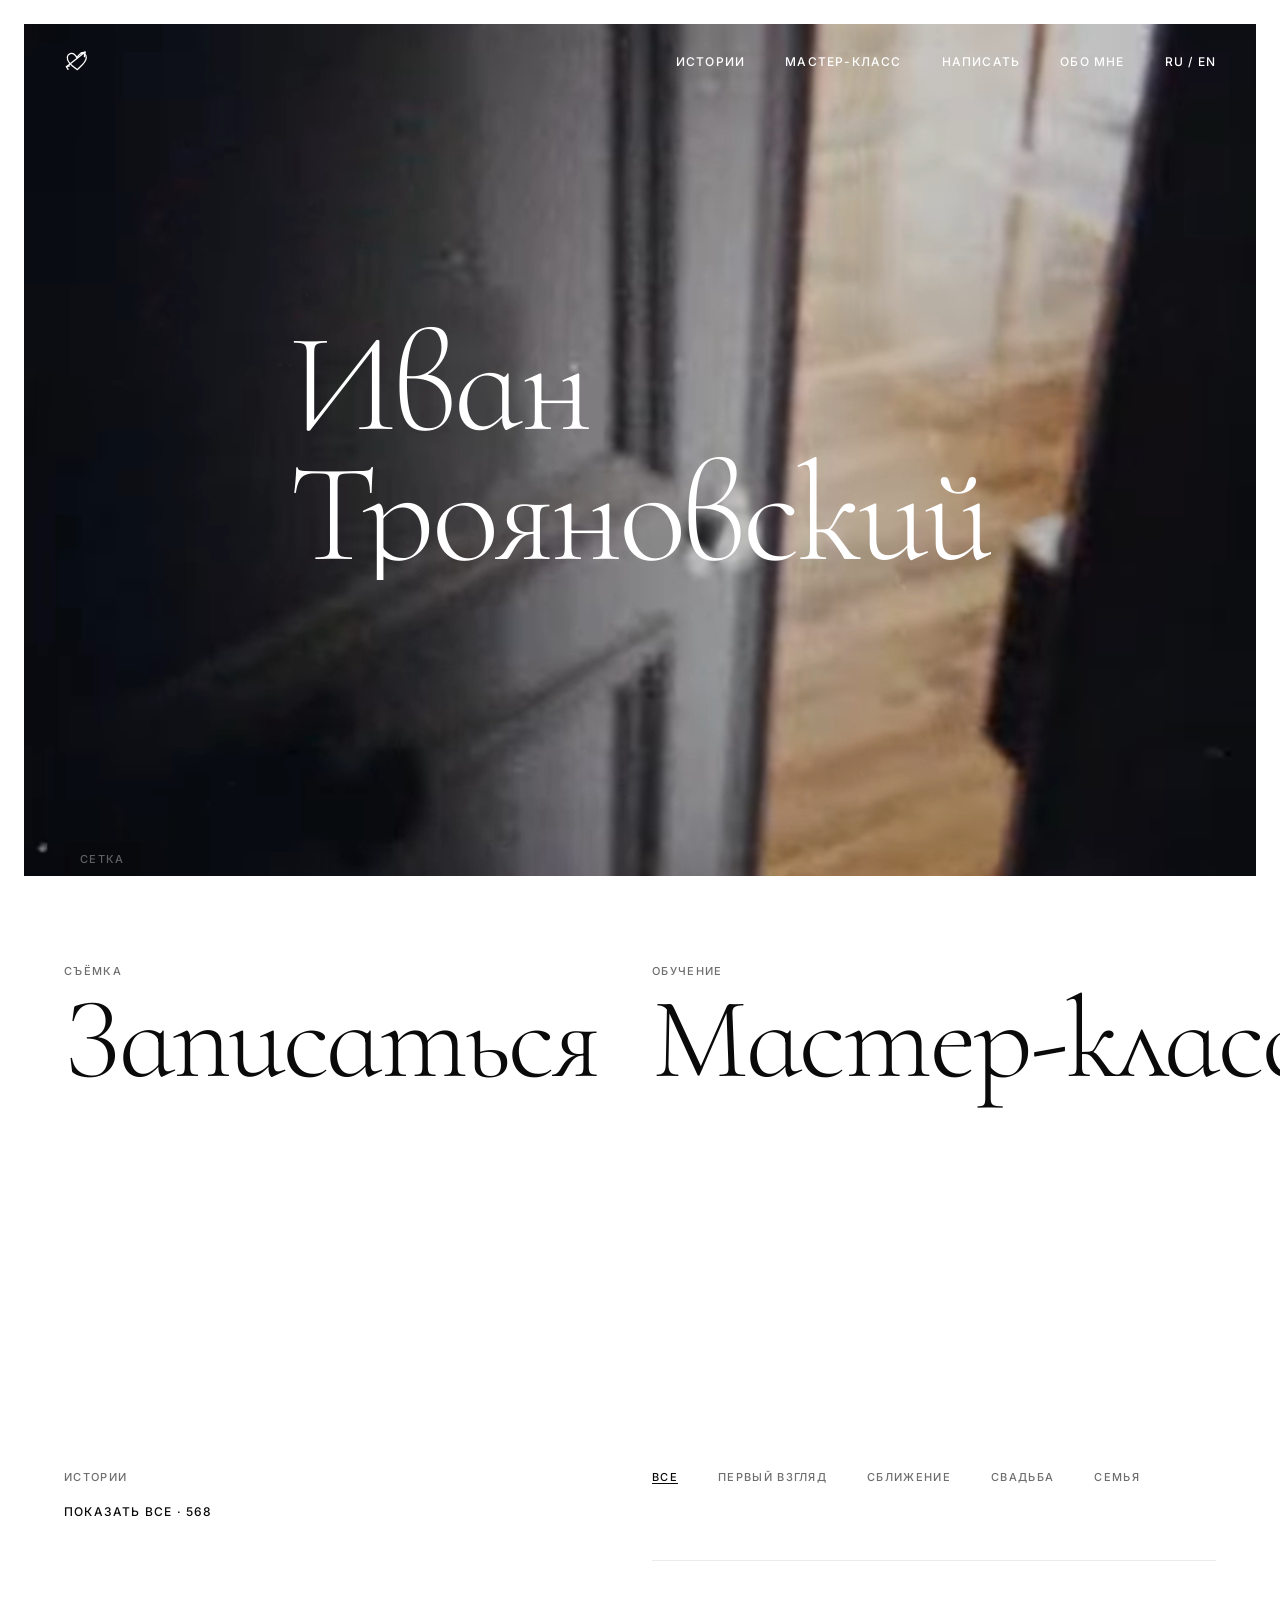
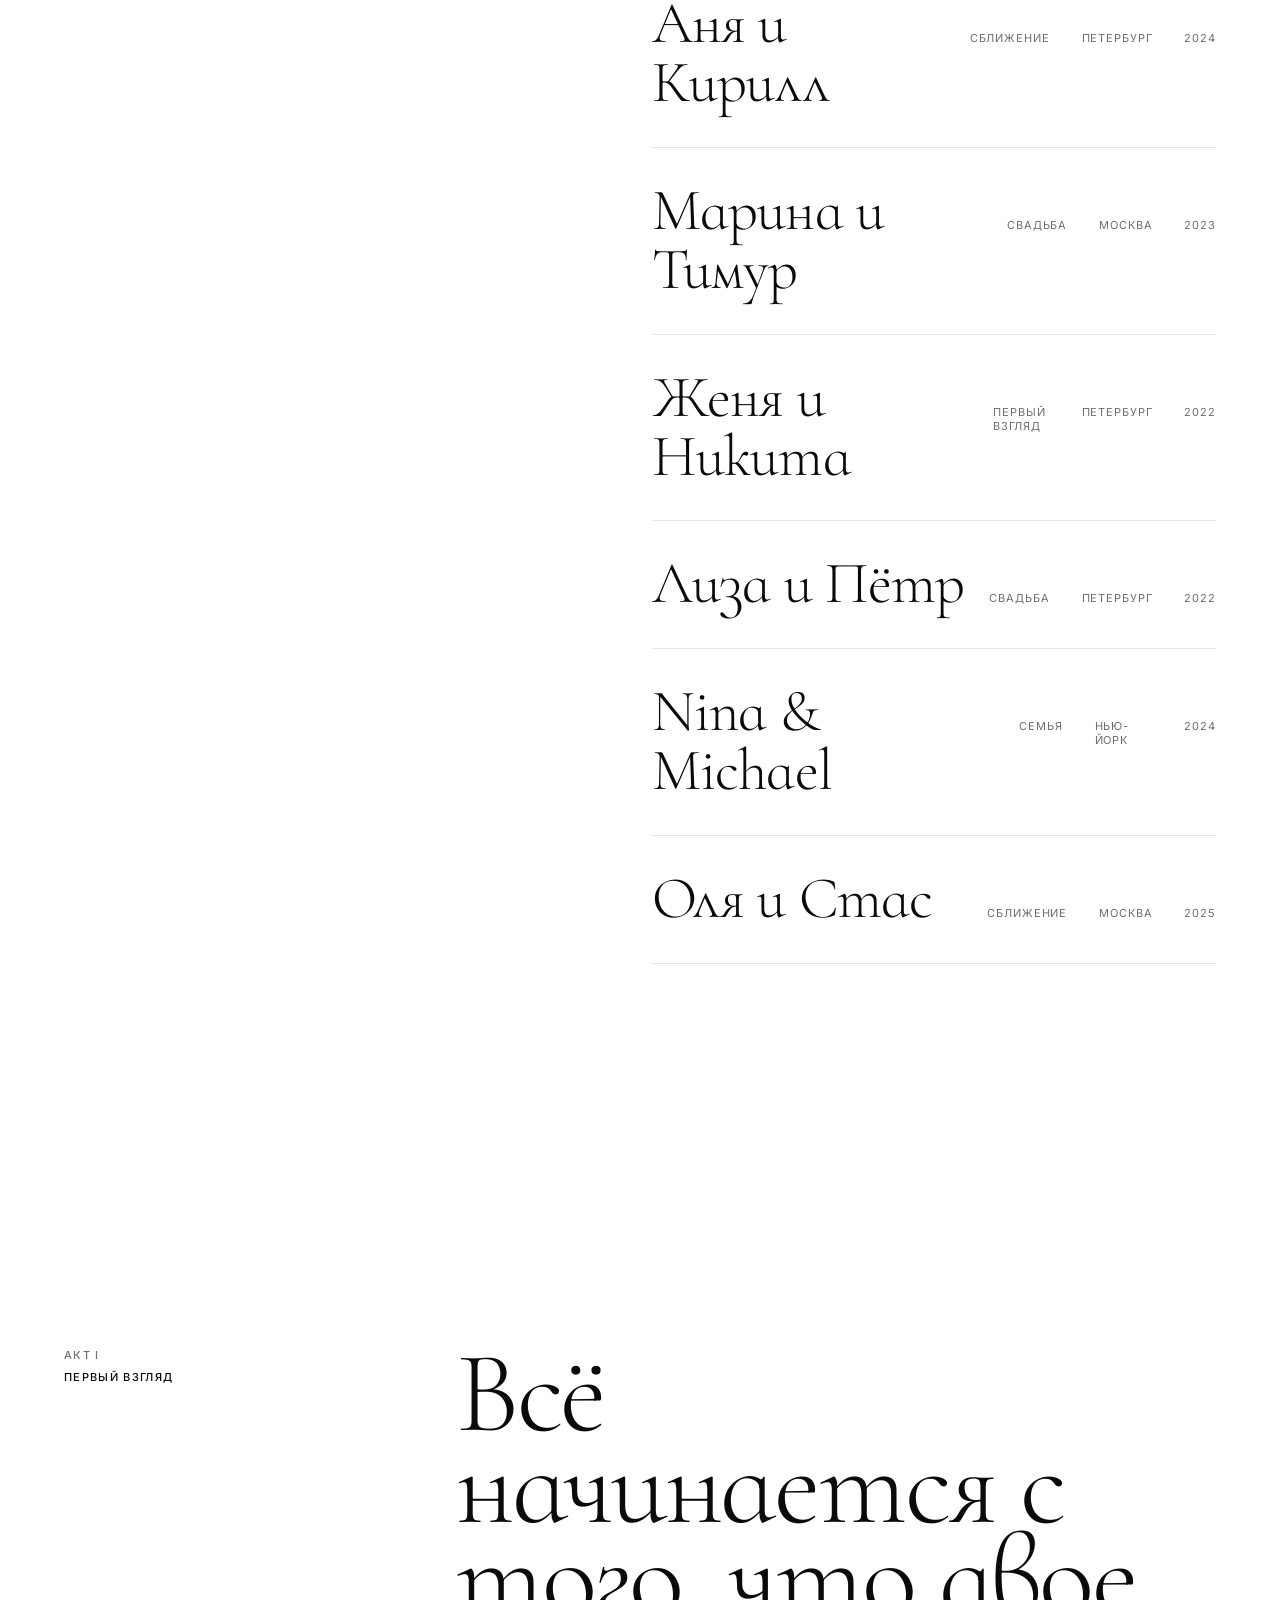
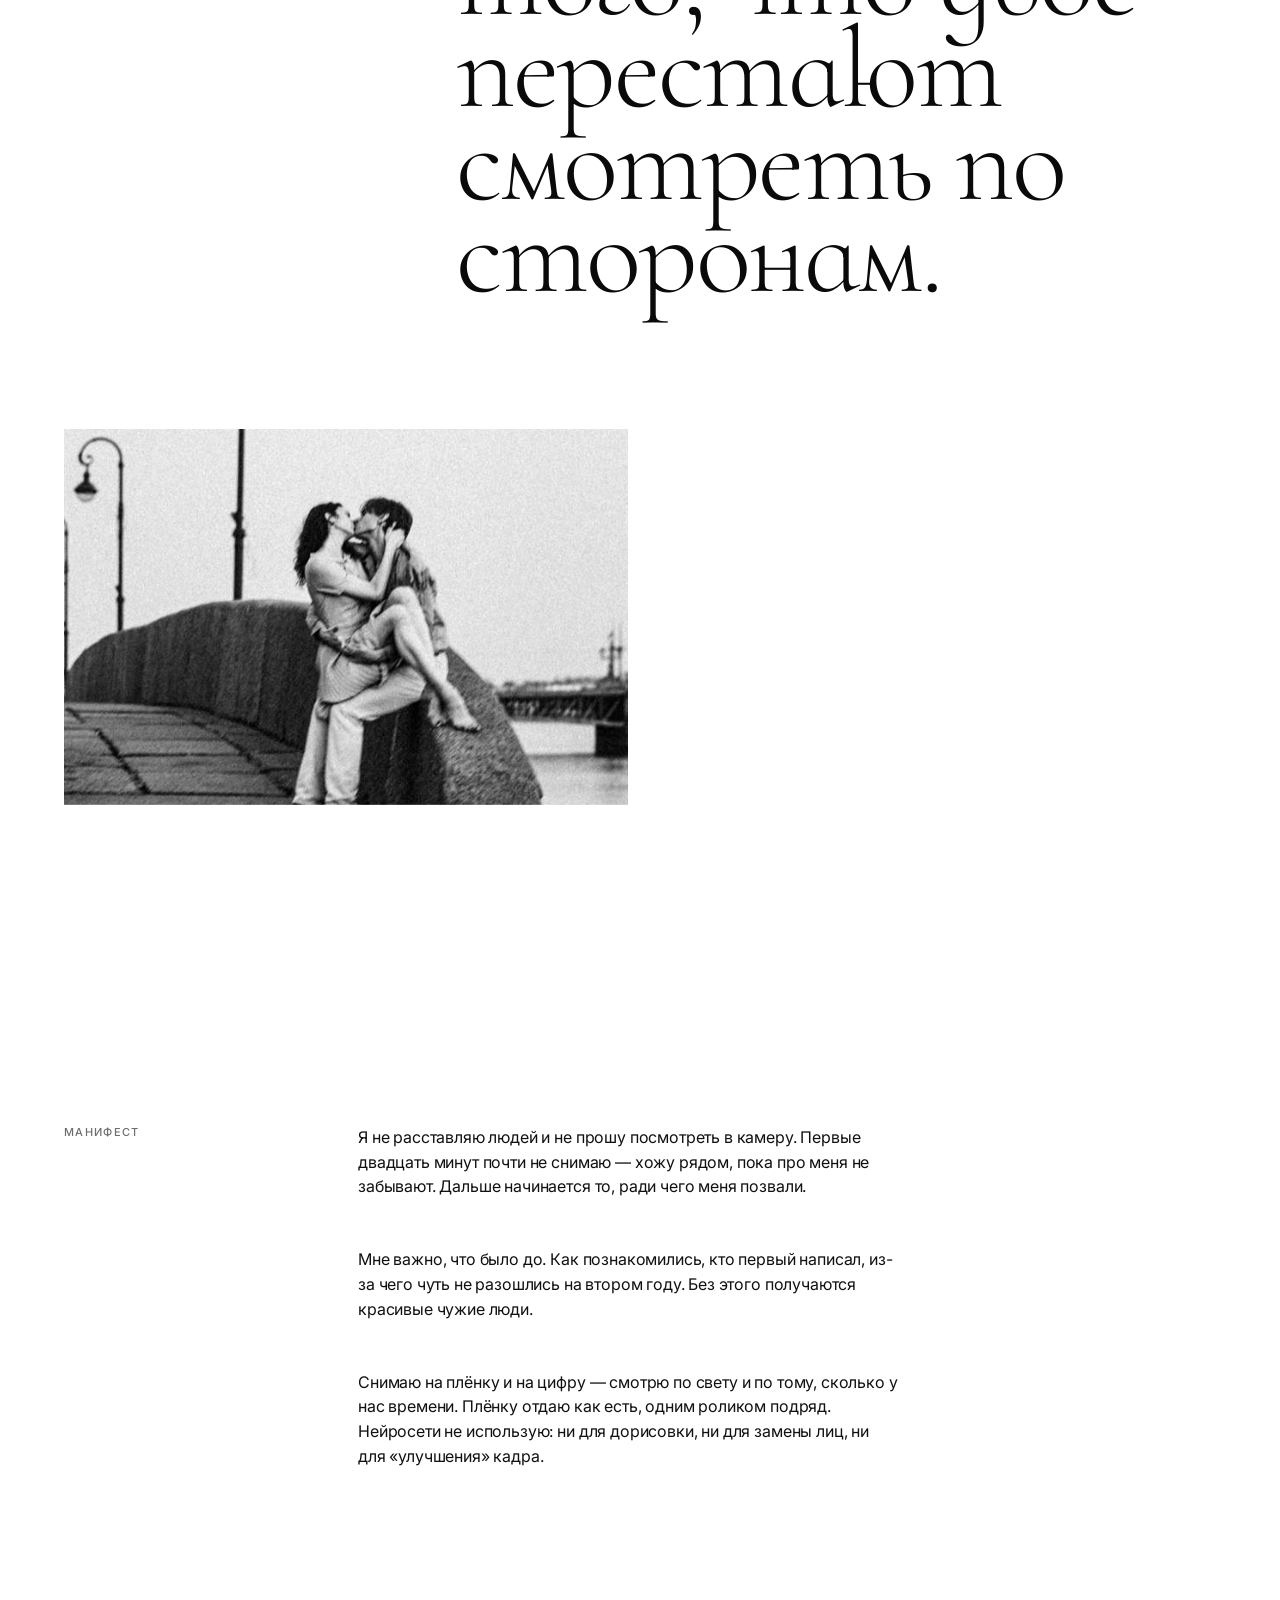
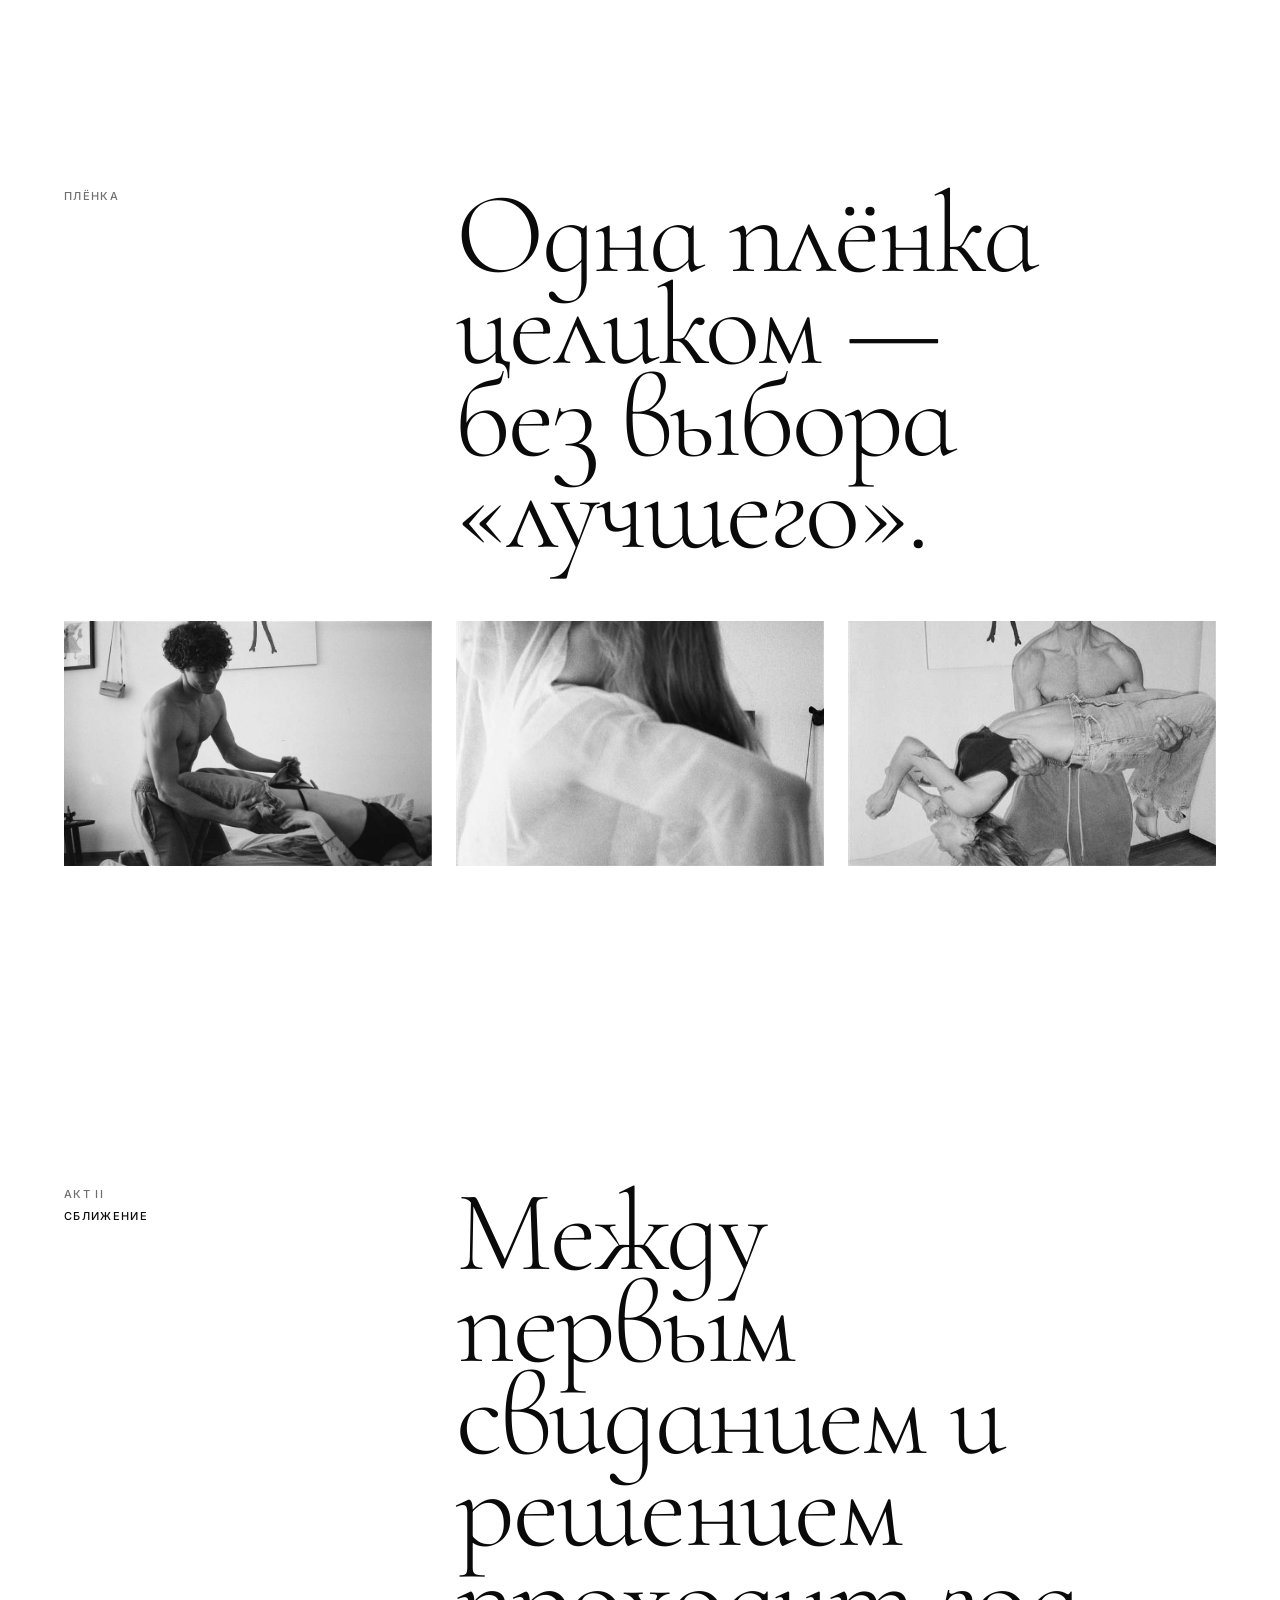
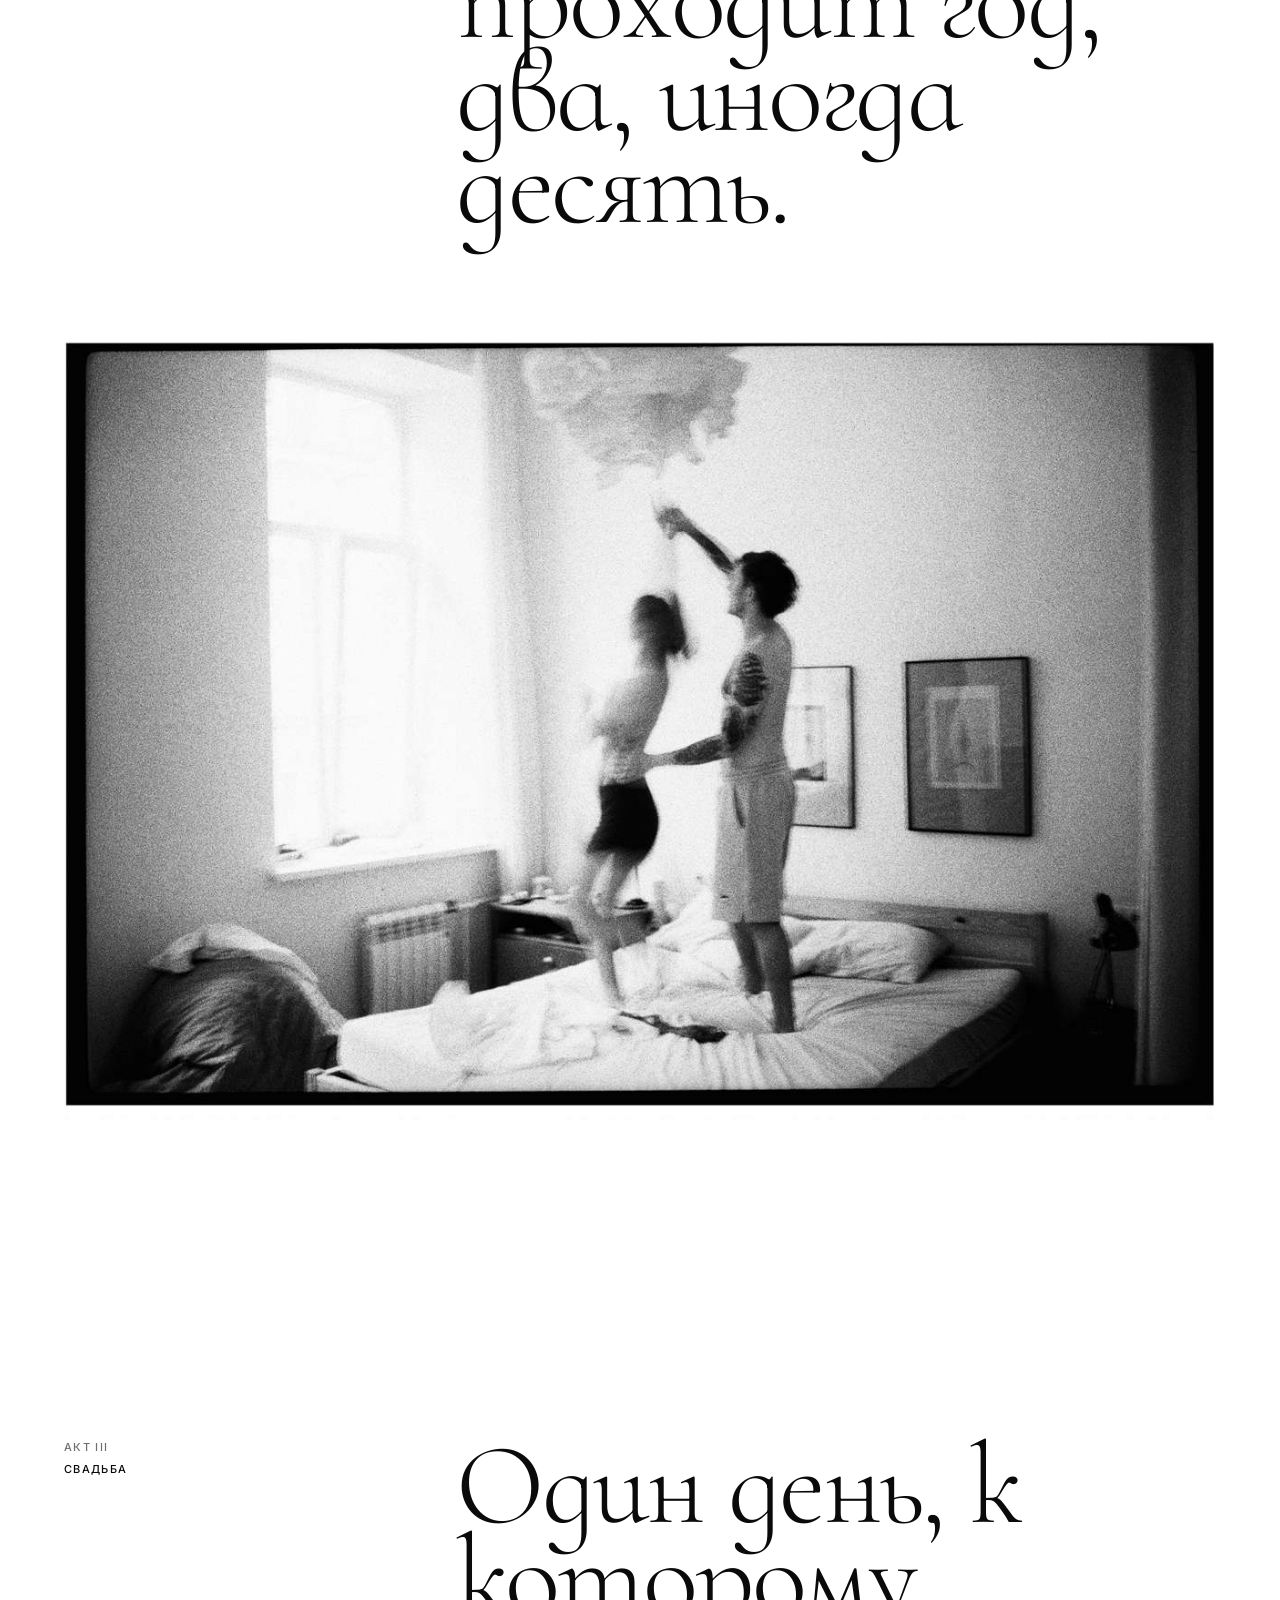
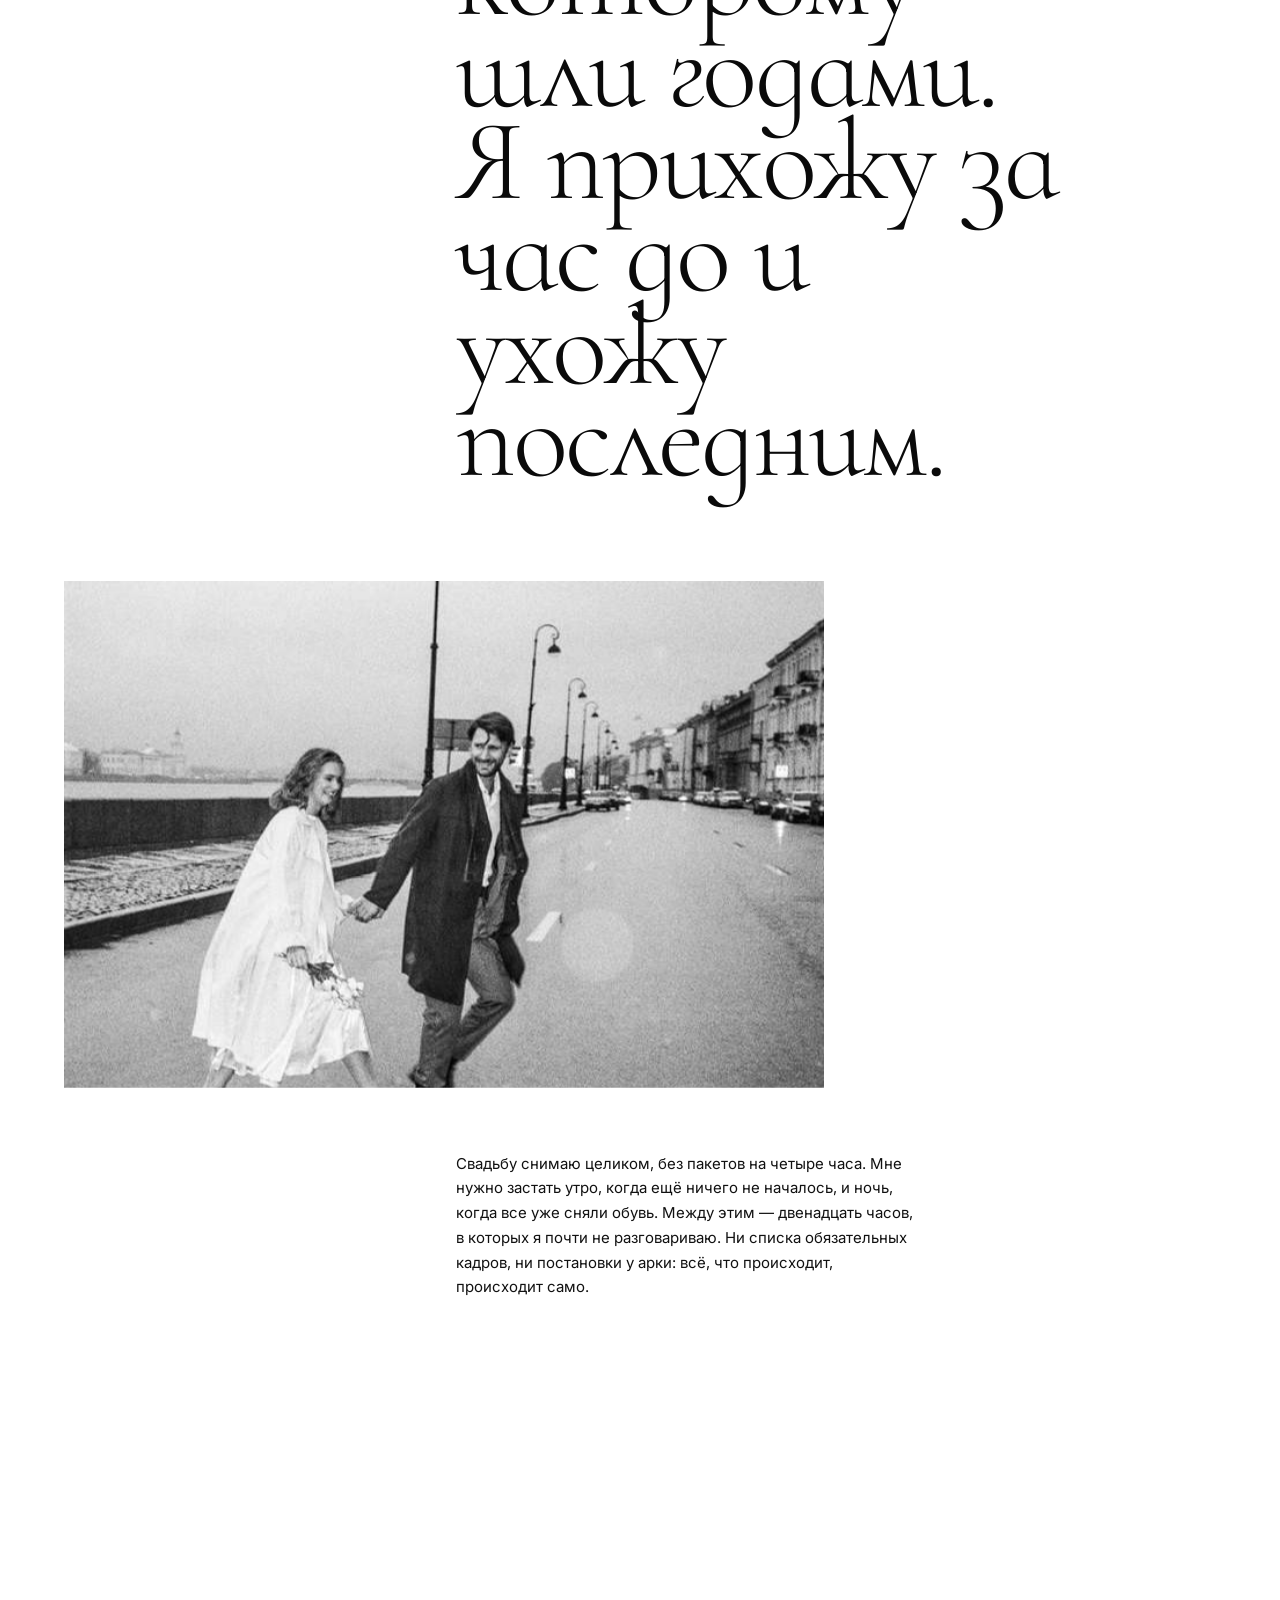
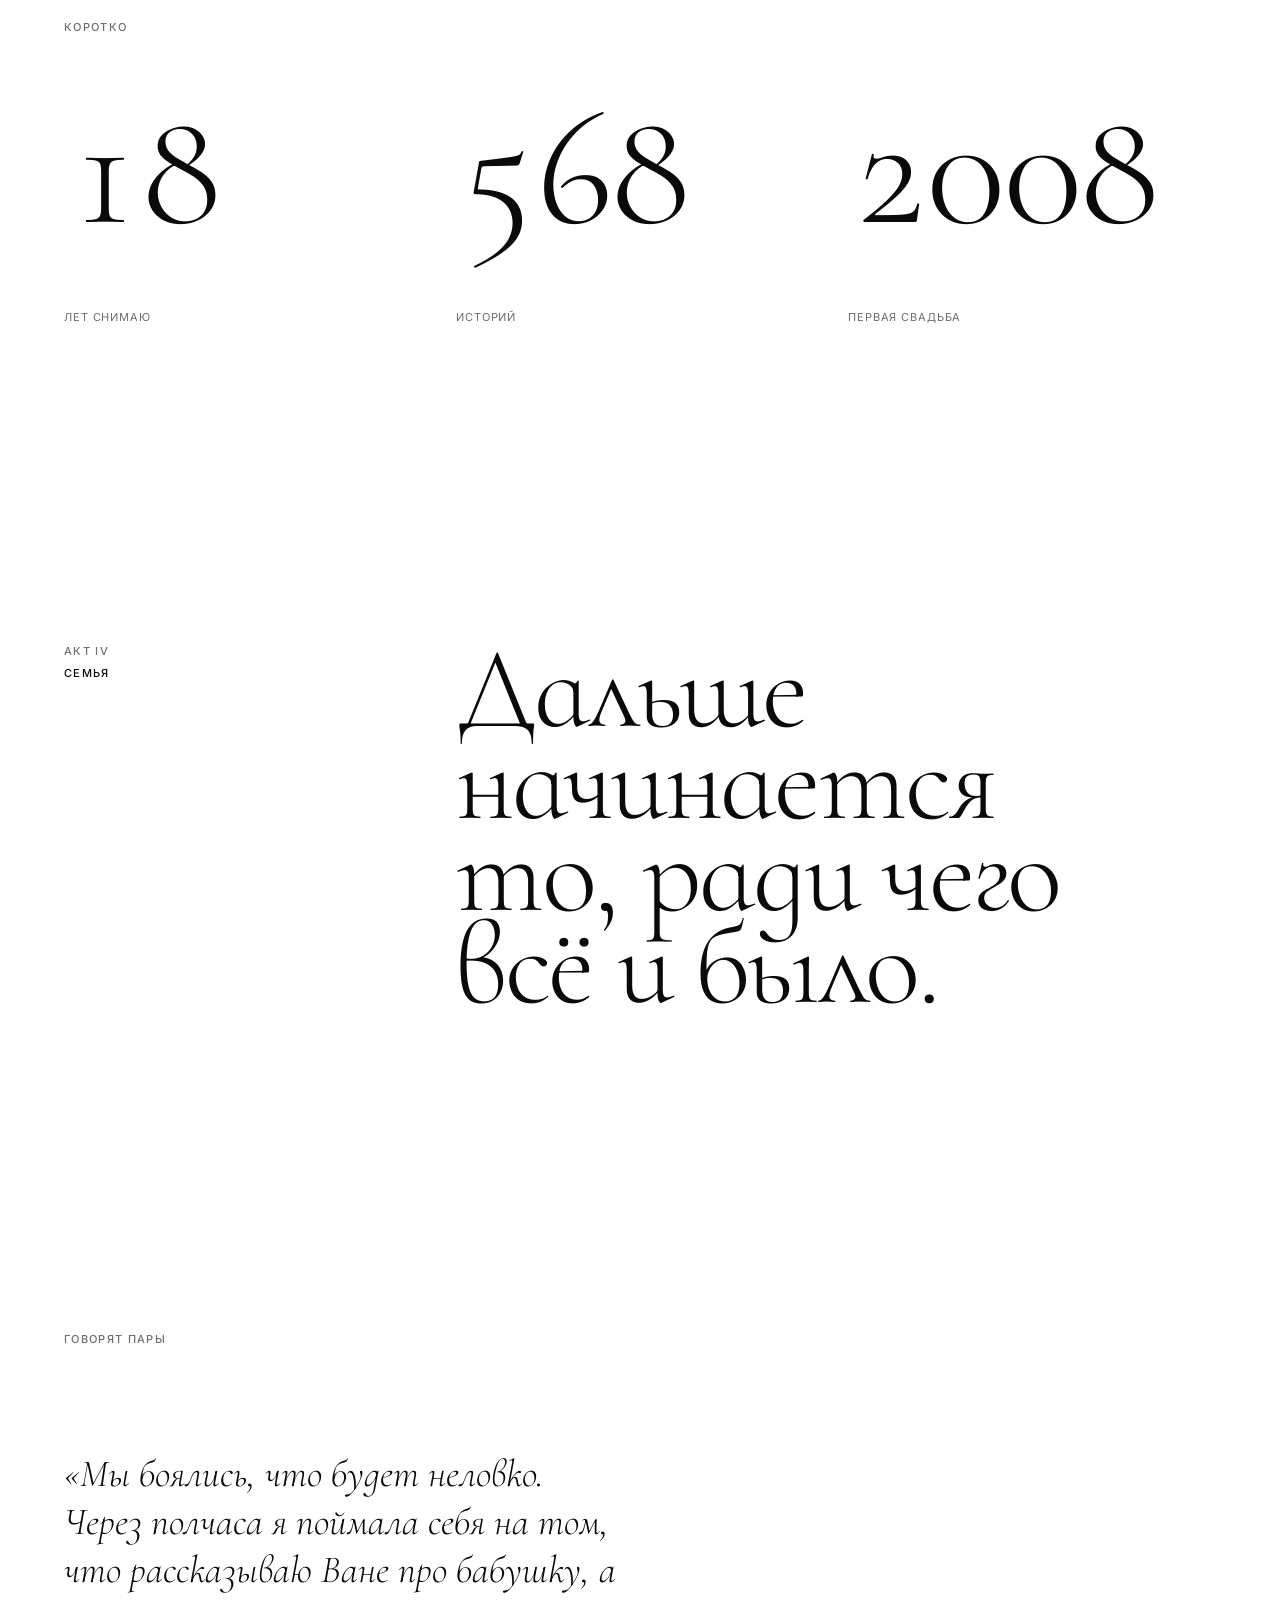
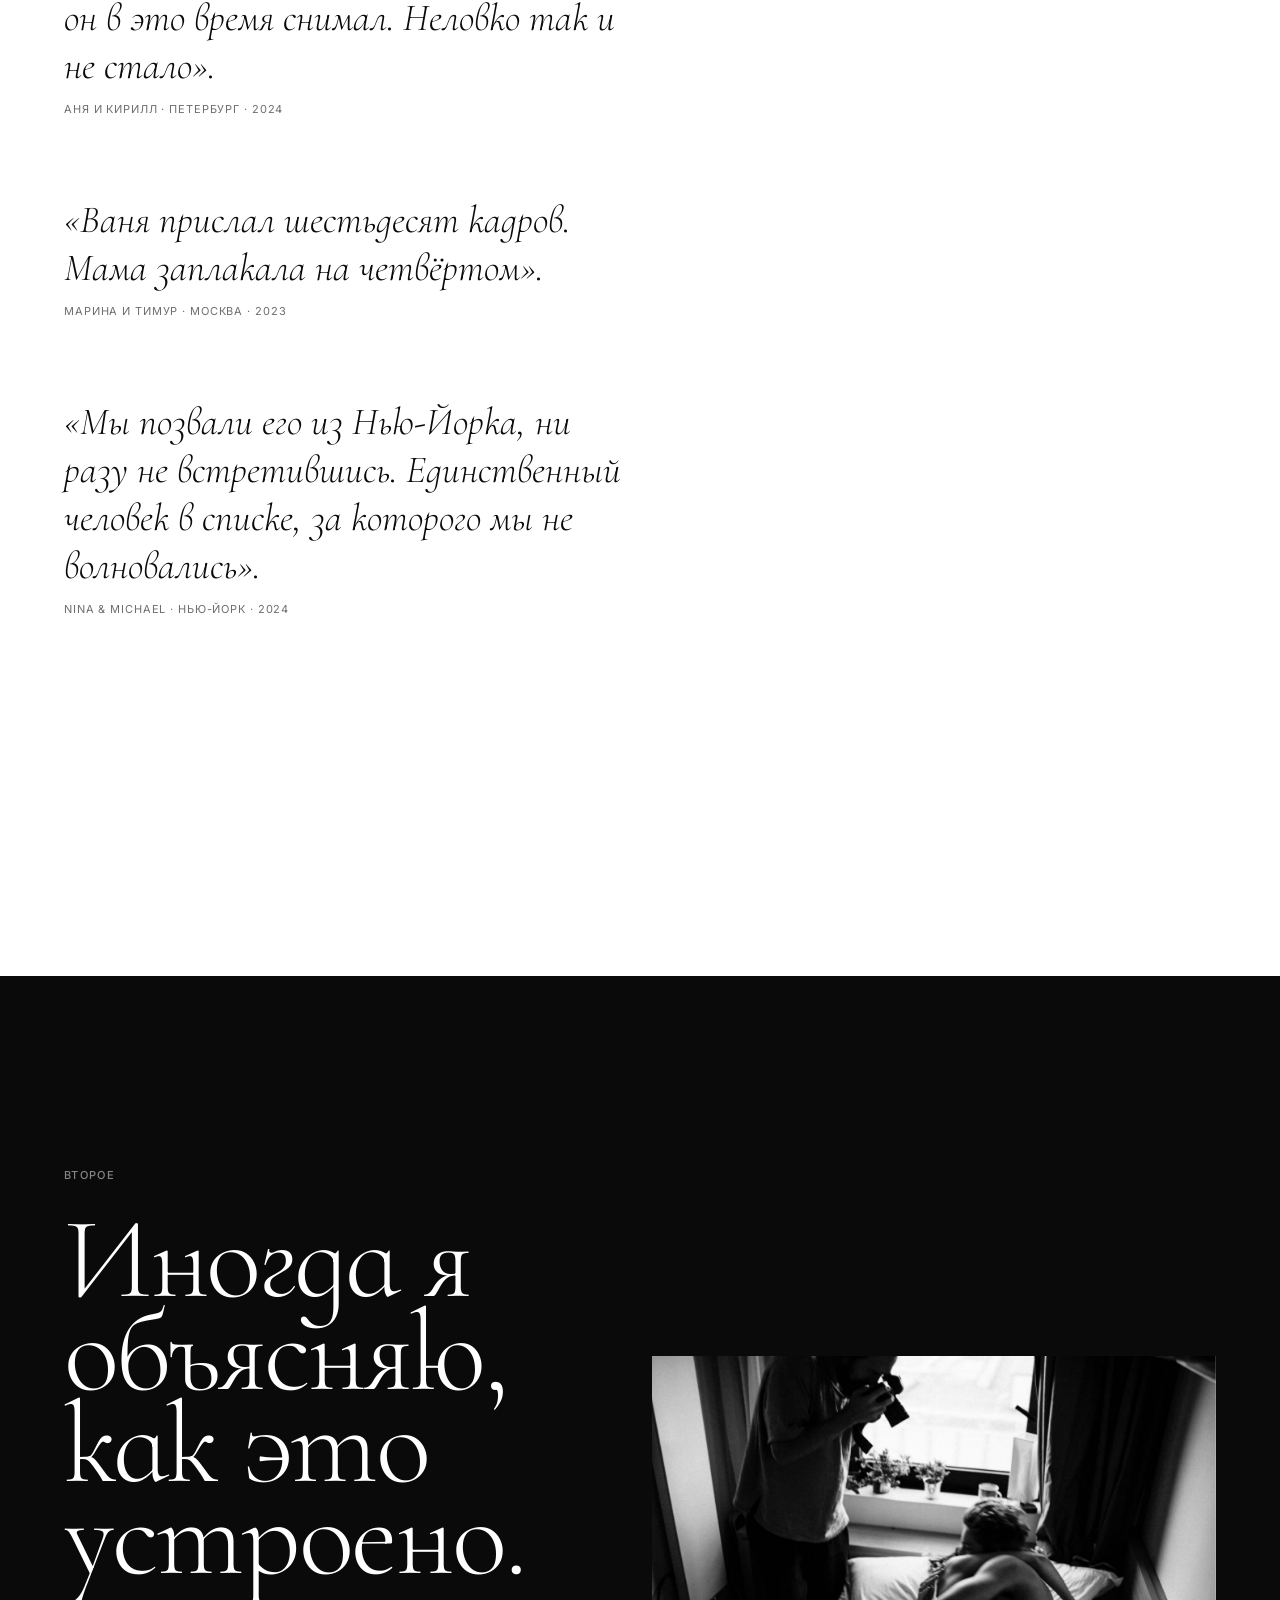
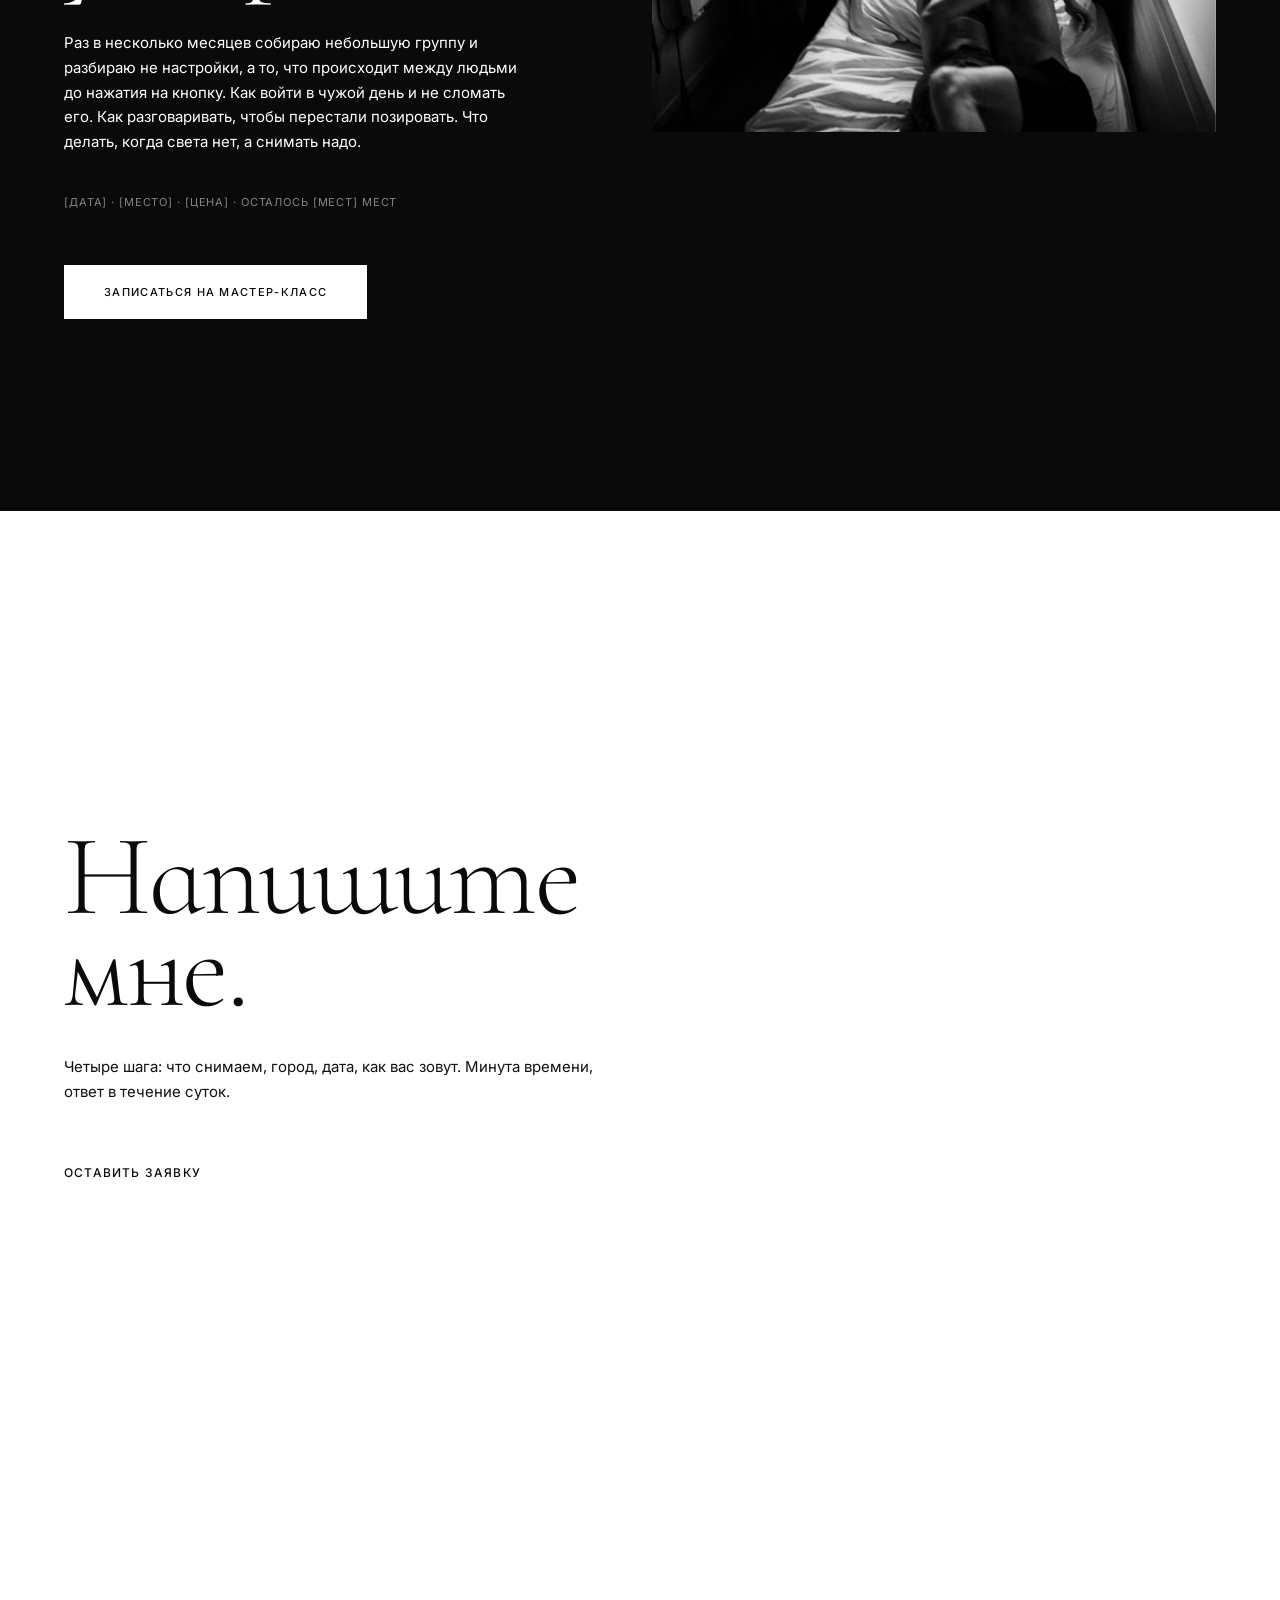
<file: index.html>
<!doctype html>
<html lang="ru">
<head>
<meta charset="utf-8">
<meta name="viewport" content="width=device-width, initial-scale=1">
<title>Иван Трояновский — фотограф</title>
<meta name="description" content="Инди-фотограф. Снимаю любовь с 2008 года: love story, свадьбы, семьи. По всему миру.">
<meta property="og:title" content="Иван Трояновский — фотограф">
<meta property="og:description" content="Снимаю любовь с 2008 года: как встречаются, как решаются, как остаются вместе.">
<meta property="og:image" content="img/hero-poster.jpg">
<meta property="og:type" content="website">
<link rel="preconnect" href="https://fonts.googleapis.com">
<link rel="preconnect" href="https://fonts.gstatic.com" crossorigin>
<!-- Хранилище видео героя: ранний коннект, чтобы буфер пошёл сразу (см. config.js). -->
<link rel="preconnect" href="https://378927d7-40c7-486c-a37f-a3b5c4f454a6.selstorage.ru" crossorigin>
<link rel="preload" as="image" href="img/hero-poster.jpg" fetchpriority="high">
<link rel="stylesheet" href="https://fonts.googleapis.com/css2?family=Cormorant+Infant:ital,wght@0,300;1,300&family=Inter:wght@400;500&display=swap">
<link rel="stylesheet" href="assets/base.css">
<link rel="stylesheet" href="assets/photo-tilt.css">
<link rel="stylesheet" href="assets/site.css">
</head>
<body>

<!-- Прелоадер — § 8. Только имя антиквой в две строки; входит и уходит маской
     (§ 7.1). Держит первый экран, пока грузится видео героя; один раз за сессию.
     Логика — bindPreload() в site.js, снимается по canplay + минимальному
     времени, с жёстким потолком ожидания. -->
<div class="preload" id="preload">
  <!-- Та же раскладка, что и у .heroname: .wrap → .grid → .heroname-inner,
       якорь в 3-ю колонку, span 8. Имя на прелоадере встаёт ровно там же,
       где имя на видео героя, и совпадает с ним 1:1. -->
  <div class="wrap" style="width:100%">
    <div class="grid">
      <div class="heroname-inner" style="grid-column:3 / span 8">
        <p class="namemark" aria-label="Иван Трояновский">
          <span class="namemark-line"><span>Иван</span></span>
          <span class="namemark-line"><span>Трояновский</span></span>
        </p>
      </div>
    </div>
  </div>
</div>

<header class="navbar">
  <a class="logo" href="/" aria-label="Иван Трояновский">
    <svg viewBox="0 0 32 32" width="26" height="26" fill="none" stroke="currentColor" stroke-width="1.6" stroke-linecap="round" stroke-linejoin="round" aria-hidden="true">
      <path d="M16.4 26.6 C 9.7 21.7, 3.1 17.3, 4.1 11.1 C 4.8 6.9, 9.7 5.2, 13.2 8.2 C 14.4 9.3, 15.3 10.8, 15.9 12.1 C 16.6 10.5, 17.8 8.7, 19.4 7.6 C 23.2 5, 27.7 7.3, 27.4 11.9 C 27, 18.2, 20.5 22, 16.4 26.6 Z"/>
      <path d="M3 23 L 26 5"/>
      <path d="M26 5 L 21.1 6 M26 5 L 25.1 10.7"/>
      <path d="M3 23 L 6.7 22 M3 23 L 5 26.2"/>
    </svg>
  </a>
  <nav class="navmenu" id="navmenu">
    <a class="nav" href="#istorii">Истории</a>
    <a class="nav" href="#masterclass">Мастер-класс</a>
    <a class="nav" href="#napisat">Написать</a>
    <a class="nav" href="#manifest">Обо мне</a>
    <a class="nav" href="/en/">RU / EN</a>
  </nav>
  <button class="burger" type="button" aria-label="Меню" aria-expanded="false" aria-controls="navmenu">
    <span></span><span></span>
  </button>
</header>

<main>

  <!-- Герой — единственное место, где кадр касается края экрана (DESIGN.md § 5). -->
  <section class="hero">
    <div class="herovideo mask">
      <video autoplay muted loop playsinline preload="auto" fetchpriority="high" poster="img/hero-poster.jpg"
             aria-label="Пара на видео, снятом Иваном Трояновским"></video>
    </div>
    <div class="heroname" id="heroname">
      <div class="wrap" style="width:100%">
        <div class="grid">
          <!-- 8 колонок, а не 7: Cormorant Infant шире прежней антиквы,
               в семи «Трояновский» не помещался и вылезал за колонку. -->
          <div class="heroname-inner" style="grid-column:3 / span 8">
            <p class="namemark" aria-label="Иван Трояновский">
              <span class="namemark-line"><span>Иван</span></span>
              <span class="namemark-line"><span>Трояновский</span></span>
            </p>
          </div>
        </div>
      </div>
    </div>
  </section>

  <section class="wrap" style="padding-top:64px;padding-bottom:64px">
    <div class="grid" style="align-items:baseline">
      <div style="grid-column:1 / span 5">
        <a class="heroaction" href="zayavka.html">
          <p class="lbl lines">Съёмка</p>
          <p class="h3 lines d1" style="margin-top:16px">Записаться</p>
        </a>
      </div>
      <div style="grid-column:7 / span 5">
        <a class="heroaction" href="#masterclass">
          <p class="lbl lines d1">Обучение</p>
          <p class="h3 lines d2" style="margin-top:16px">Мастер-класс</p>
        </a>
      </div>
    </div>
  </section>

  <section class="sec wrap" id="istorii">
    <!-- Фильтры стоят по левому краю таблицы, в той же правой половине
         сетки (было — слева, в 5-й колонке, на отдельной строке выше). -->
    <div class="grid" style="margin-bottom:40px;align-items:baseline">
      <div style="grid-column:1 / span 3">
        <p class="lbl lines">Истории</p>
        <p class="lines d1" style="margin:16px 0 0"><a class="nav" href="#istorii">Показать все · 568</a></p>
      </div>
      <!-- Фильтры занимают ту же правую половину, что и таблица: на среднем
           экране в четыре колонки они переносились в две строки. Маска здесь
           на самом ряду (.reveal), а не на каждой ссылке: .lines внутри флекса
           съел бы gap между фильтрами. -->
      <div style="grid-column:7 / span 6">
        <div class="stages reveal d1">
          <a class="stage on" href="#istorii">Все</a>
          <a class="stage" href="#istorii">Первый взгляд</a>
          <a class="stage" href="#istorii">Сближение</a>
          <a class="stage" href="#istorii">Свадьба</a>
          <a class="stage" href="#istorii">Семья</a>
        </div>
      </div>
    </div>

    <!-- Таблица историй — в правой половине сетки, не на все 12 колонок. -->
    <div class="grid">
    <div style="grid-column:7 / span 6">
    <div class="bigindex reveal">
      <a class="brow" href="#istorii">
        <span class="bname">Аня и Кирилл</span>
        <span class="bmeta"><span class="cap" style="margin:0">Сближение</span><span class="cap" style="margin:0">Петербург</span><time class="cap" style="margin:0" datetime="2024">2024</time></span>
      </a>
      <a class="brow" href="#istorii">
        <span class="bname">Марина и Тимур</span>
        <span class="bmeta"><span class="cap" style="margin:0">Свадьба</span><span class="cap" style="margin:0">Москва</span><time class="cap" style="margin:0" datetime="2023">2023</time></span>
      </a>
      <a class="brow" href="story-zhenya-nikita.html">
        <span class="bname">Женя и Никита</span>
        <span class="bmeta"><span class="cap" style="margin:0">Первый взгляд</span><span class="cap" style="margin:0">Петербург</span><time class="cap" style="margin:0" datetime="2022">2022</time></span>
      </a>
      <a class="brow" href="#istorii">
        <span class="bname">Лиза и Пётр</span>
        <span class="bmeta"><span class="cap" style="margin:0">Свадьба</span><span class="cap" style="margin:0">Петербург</span><time class="cap" style="margin:0" datetime="2022">2022</time></span>
      </a>
      <a class="brow" href="#istorii">
        <span class="bname">Nina &amp; Michael</span>
        <span class="bmeta"><span class="cap" style="margin:0">Семья</span><span class="cap" style="margin:0">Нью-Йорк</span><time class="cap" style="margin:0" datetime="2024">2024</time></span>
      </a>
      <a class="brow" href="#istorii">
        <span class="bname">Оля и Стас</span>
        <span class="bmeta"><span class="cap" style="margin:0">Сближение</span><span class="cap" style="margin:0">Москва</span><time class="cap" style="margin:0" datetime="2025">2025</time></span>
      </a>
      <div class="thumb-follow"><div class="inner ph"><img src="img/v13.jpg" alt="Аня и Кирилл обнимаются на ступенях у воды, Петербург" loading="lazy"></div></div>
      <div class="thumb-follow"><div class="inner ph"><img src="img/q07.jpg" alt="Марина и Тимур бегут по набережной, Москва" loading="lazy"></div></div>
      <div class="thumb-follow"><div class="inner ph"><img src="img/v06.jpg" alt="Ночная улица с жёлтым такси, Петербург" loading="lazy"></div></div>
      <div class="thumb-follow"><div class="inner ph"><img src="img/q09.jpg" alt="Лиза и Пётр в светлой комнате с развевающейся простынёй, Петербург" loading="lazy"></div></div>
      <div class="thumb-follow"><div class="inner ph"><img src="img/q08.jpg" alt="Карусель в движении, Нью-Йорк" loading="lazy"></div></div>
      <div class="thumb-follow"><div class="inner ph"><img src="img/w02.jpg" alt="Оля и Стас целуются зимой в вязаных шапках, Москва" loading="lazy"></div></div>
    </div>
    </div>
    </div>
    <div style="height:64px"></div>
  </section>

  <section class="sec wrap">
    <div class="grid">
      <div style="grid-column:1 / span 3">
        <p class="lbl lines">Акт I</p>
        <p class="lbl lines d1" style="color:var(--ink);margin-top:8px">Первый взгляд</p>
      </div>
      <div style="grid-column:5 / span 7">
        <h2 class="h2 lines">Всё начинается с того, что двое перестают смотреть по сторонам.</h2>
      </div>
    </div>
    <!-- Один кадр вместо двух в ряд: горизонтальный, на половину экрана. -->
    <div class="grid" style="margin-top:128px">
      <div style="grid-column:1 / span 6">
        <div class="mask reveal" data-tilt><div class="inner ph" style="aspect-ratio:3/2"><img src="img/q02.jpg" alt="Двое на гранитных ступенях у воды, Петербург" loading="lazy"></div></div>
      </div>
    </div>
  </section>

  <section class="sec wrap" id="manifest">
    <div class="grid">
      <div style="grid-column:1 / span 2"><p class="lbl lines">Манифест</p></div>
      <!-- Базовая проза (.lead/.txt) не анимируется — появляется статично,
           без маски (DESIGN.md §7.1, карвинг-аут 2026-09-07 по прямой просьбе).
           Класс .lines здесь намеренно не ставится. -->
      <div style="grid-column:4 / span 7;display:flex;flex-direction:column;gap:48px">
        <p class="lead">Я не расставляю людей и не прошу посмотреть в камеру. Первые двадцать минут почти не снимаю — хожу рядом, пока про меня не забывают. Дальше начинается то, ради чего меня позвали.</p>
        <p class="lead">Мне важно, что было до. Как познакомились, кто первый написал, из-за чего чуть не разошлись на втором году. Без этого получаются красивые чужие люди.</p>
        <p class="lead">Снимаю на плёнку и на цифру — смотрю по свету и по тому, сколько у нас времени. Плёнку отдаю как есть, одним роликом подряд. Нейросети не использую: ни для дорисовки, ни для замены лиц, ни для «улучшения» кадра.</p>
      </div>
    </div>
  </section>

  <section class="sec wrap">
    <div class="grid" style="margin-bottom:64px">
      <div style="grid-column:1 / span 3"><p class="lbl lines">Плёнка</p></div>
      <div style="grid-column:5 / span 7"><h2 class="h2 lines">Одна плёнка целиком — без выбора «лучшего».</h2></div>
    </div>
    <!-- Все три кадра горизонтальные, ровным рядом. -->
    <div class="grid" style="align-items:start">
      <div style="grid-column:1 / span 4">
        <div class="mask reveal" data-tilt><div class="inner ph" style="aspect-ratio:3/2"><img src="img/lf03.jpg" alt="Подушечный бой в постели" loading="lazy"></div></div>
      </div>
      <div style="grid-column:5 / span 4">
        <div class="mask reveal d1" data-tilt><div class="inner ph" style="aspect-ratio:3/2"><img src="img/lf01.jpg" alt="Силуэт поцелуя сквозь занавесь" loading="lazy"></div></div>
      </div>
      <div style="grid-column:9 / span 4">
        <div class="mask reveal d2" data-tilt><div class="inner ph" style="aspect-ratio:3/2"><img src="img/lf02.jpg" alt="Он поднимает её на руки, оба смеются" loading="lazy"></div></div>
      </div>
    </div>
  </section>

  <section class="sec">
    <div class="wrap">
      <div class="grid" style="margin-bottom:96px">
        <div style="grid-column:1 / span 3">
          <p class="lbl lines">Акт II</p>
          <p class="lbl lines d1" style="color:var(--ink);margin-top:8px">Сближение</p>
        </div>
        <div style="grid-column:5 / span 7">
          <h2 class="h2 lines">Между первым свиданием и решением проходит год, два, иногда десять.</h2>
        </div>
      </div>
      <!-- Кадр во весь экран: ни раскрытия маской, ни наклона за курсором
           (§7.8-бис). Явно на сетке — grid-column:1/span12, не просто
           «широкий div» мимо 12 колонок. -->
      <div class="grid">
        <div class="mask" style="grid-column:1 / span 12"><div class="inner ph" style="height:88vh;min-height:420px"><img src="img/w03.jpg" alt="Марина и Тимур дурачатся на кровати в гостиничном номере, Москва" loading="lazy"></div></div>
      </div>
    </div>
  </section>

  <!-- Акт III читается сверху вниз: заголовок, под ним кадр, затем текст
       (было — кадр слева, весь текстовый блок справа). Порядок как у
       остальных актов: лейблы в 1–3 колонках, заголовок с 5-й. -->
  <section class="sec wrap">
    <div class="grid" style="margin-bottom:96px">
      <div style="grid-column:1 / span 3">
        <p class="lbl lines">Акт III</p>
        <p class="lbl lines d1" style="color:var(--ink);margin-top:8px">Свадьба</p>
      </div>
      <div style="grid-column:5 / span 7">
        <h2 class="h2 lines">Один день, к которому шли годами. Я прихожу за час до и ухожу последним.</h2>
      </div>
    </div>
    <div class="grid">
      <div style="grid-column:1 / span 8">
        <div class="mask reveal" data-tilt><div class="inner ph" style="aspect-ratio:3/2"><img src="img/q07.jpg" alt="Жених и невеста бегут по набережной, Петербург" loading="lazy"></div></div>
      </div>
    </div>
    <div class="grid" style="margin-top:64px">
      <div style="grid-column:5 / span 5">
        <p class="txt">Свадьбу снимаю целиком, без пакетов на четыре часа. Мне нужно застать утро, когда ещё ничего не началось, и ночь, когда все уже сняли обувь. Между этим — двенадцать часов, в которых я почти не разговариваю. Ни списка обязательных кадров, ни постановки у арки: всё, что происходит, происходит само.</p>
      </div>
    </div>
  </section>

  <section class="sec wrap">
    <p class="lbl lines" style="margin-bottom:64px">Коротко</p>
    <div class="stats">
      <div>
        <span class="tmask num"><span class="rise">18</span></span>
        <p class="cap">лет снимаю</p>
      </div>
      <div>
        <span class="tmask num"><span class="rise d1">568</span></span>
        <p class="cap">историй</p>
      </div>
      <div>
        <span class="tmask num"><span class="rise d2">2008</span></span>
        <p class="cap">первая свадьба</p>
      </div>
    </div>
  </section>

  <section class="sec wrap">
    <div class="grid" style="margin-bottom:96px">
      <div style="grid-column:1 / span 3">
        <p class="lbl lines">Акт IV</p>
        <p class="lbl lines d1" style="color:var(--ink);margin-top:8px">Семья</p>
      </div>
      <div style="grid-column:5 / span 7">
        <h2 class="h2 lines">Дальше начинается то, ради чего всё и было.</h2>
      </div>
    </div>
  </section>

  <section class="sec wrap">
    <p class="lbl lines" style="margin-bottom:64px">Говорят пары</p>
    <!-- Блок слева, без разделительных линий под цитатами. -->
    <div class="grid">
    <div style="grid-column:1 / span 6">
    <div class="voicewrap reveal noline">
      <div class="voice">
        <p class="q">«Мы боялись, что будет неловко. Через полчаса я поймала себя на том, что рассказываю Ване про бабушку, а он в это время снимал. Неловко так и не стало».</p>
        <p class="cap">Аня и Кирилл · Петербург · 2024</p>
      </div>
      <div class="voice">
        <p class="q">«Ваня прислал шестьдесят кадров. Мама заплакала на четвёртом».</p>
        <p class="cap">Марина и Тимур · Москва · 2023</p>
      </div>
      <div class="voice">
        <p class="q">«Мы позвали его из Нью-Йорка, ни разу не встретившись. Единственный человек в списке, за которого мы не волновались».</p>
        <p class="cap">Nina &amp; Michael · Нью-Йорк · 2024</p>
      </div>
      <div class="thumb-follow"><div class="inner ph"><img src="img/v13.jpg" alt="Аня и Кирилл обнимаются на ступенях у воды, Петербург" loading="lazy"></div></div>
      <div class="thumb-follow"><div class="inner ph"><img src="img/q07.jpg" alt="Марина и Тимур бегут по набережной, Москва" loading="lazy"></div></div>
      <div class="thumb-follow"><div class="inner ph"><img src="img/q08.jpg" alt="Карусель в движении, Нью-Йорк" loading="lazy"></div></div>
    </div>
    </div>
    </div>
  </section>

  <!-- Мастер-класс — единственная тёмная секция в теле страницы (§3,
       расхождение зафиксировано 2026-09-05). Она должна перебивать всё
       остальное: чёрный холст, кадр во всю половину, крупные отступы. -->
  <section class="sec mc" id="masterclass">
    <div class="wrap">
      <div class="grid" style="align-items:center">
        <div style="grid-column:1 / span 5">
          <p class="lbl lines">Второе</p>
          <h2 class="h2 lines" style="margin-top:32px">Иногда я объясняю, как это устроено.</h2>
          <div>
            <p class="txt" style="margin-top:48px">Раз в несколько месяцев собираю небольшую группу и разбираю не настройки, а то, что происходит между людьми до нажатия на кнопку. Как войти в чужой день и не сломать его. Как разговаривать, чтобы перестали позировать. Что делать, когда света нет, а снимать надо.</p>
            <p class="cap lines d1" style="margin-top:40px">[ДАТА] · [МЕСТО] · [ЦЕНА] · осталось [МЕСТ] мест</p>
            <p class="lines d2" style="margin-top:56px"><a class="btn" href="#masterclass">Записаться на мастер-класс</a></p>
          </div>
        </div>
        <div style="grid-column:7 / span 6">
          <div class="mask reveal" data-tilt><div class="inner ph" style="aspect-ratio:3/2"><img src="img/masterclass.jpg" alt="Иван снимает пару, обнявшуюся на кровати у окна" loading="lazy"></div></div>
        </div>
      </div>
    </div>
  </section>

  <section class="sec wrap" id="napisat">
    <div class="grid">
      <div style="grid-column:1 / span 6">
        <h2 class="h2 lines">Напишите мне.</h2>
        <div>
          <p class="txt" style="margin-top:40px">Четыре шага: что снимаем, город, дата, как вас зовут. Минута времени, ответ в течение суток.</p>
          <p class="lines d1" style="margin-top:56px"><a class="nav" href="zayavka.html">Оставить заявку</a></p>
        </div>
      </div>
      <!-- Кадр здесь подчинён заголовку, поэтому узкий: 3 колонки, не 5. -->
      <div style="grid-column:10 / span 3">
        <div class="mask reveal" data-tilt><div class="inner ph" style="aspect-ratio:4/5"><img src="img/q12.jpg" alt="Двое едут на одном велосипеде" loading="lazy"></div></div>
      </div>
    </div>
  </section>

  <div style="height:192px"></div>
</main>

<!-- Футер обнажается, а не появляется: лежит под контентом (§ 7.5). -->
<div class="footshell"></div>
<footer class="foot">
  <div class="footgrid">
    <div style="grid-column:1 / span 4">
      <p class="cap" style="margin:0">Инди-фотограф</p>
    </div>
    <div style="grid-column:6 / span 3;display:flex;flex-direction:column;gap:16px;align-items:flex-start">
      <p class="lbl">Связь</p>
      <a class="nav" href="mailto:[ПОЧТА]">[ПОЧТА]</a>
      <a class="nav" href="tel:[ТЕЛЕФОН]">[ТЕЛЕФОН]</a>
    </div>
    <div style="grid-column:9 / span 2;display:flex;flex-direction:column;gap:16px;align-items:flex-start">
      <p class="lbl">Смотреть</p>
      <a class="nav" href="https://instagram.com/ivantroyanovsky" rel="noopener">Instagram</a>
      <a class="nav" href="https://vk.ru/ivantroyanovsky" rel="noopener">VK</a>
    </div>
    <div style="grid-column:11 / span 2;display:flex;flex-direction:column;gap:16px;align-items:flex-end">
      <p class="lbl">Язык</p>
      <a class="nav" href="/en/">RU / EN</a>
    </div>
  </div>
  <div style="height:64px"></div>
  <p class="footname">Иван<br>Трояновский</p>
  <div style="height:96px"></div>
  <div class="footgrid">
    <div style="grid-column:1 / span 12"><p class="cap" style="margin:0">© 2026</p></div>
  </div>
</footer>

<!-- Сетка по кнопке — служебный оверлей для вёрстки (12 колонок, gutter,
     поле страницы). Не часть дизайна страницы. -->
<button class="gridtoggle" type="button" id="gridtoggle" aria-pressed="false">Сетка</button>
<div class="gridoverlay" id="gridoverlay" aria-hidden="true">
  <span></span><span></span><span></span><span></span><span></span><span></span>
  <span></span><span></span><span></span><span></span><span></span><span></span>
</div>

<script src="assets/config.js"></script>
<script src="assets/photo-tilt.js"></script>
<script src="assets/site.js"></script>
</body>
</html>
</file>
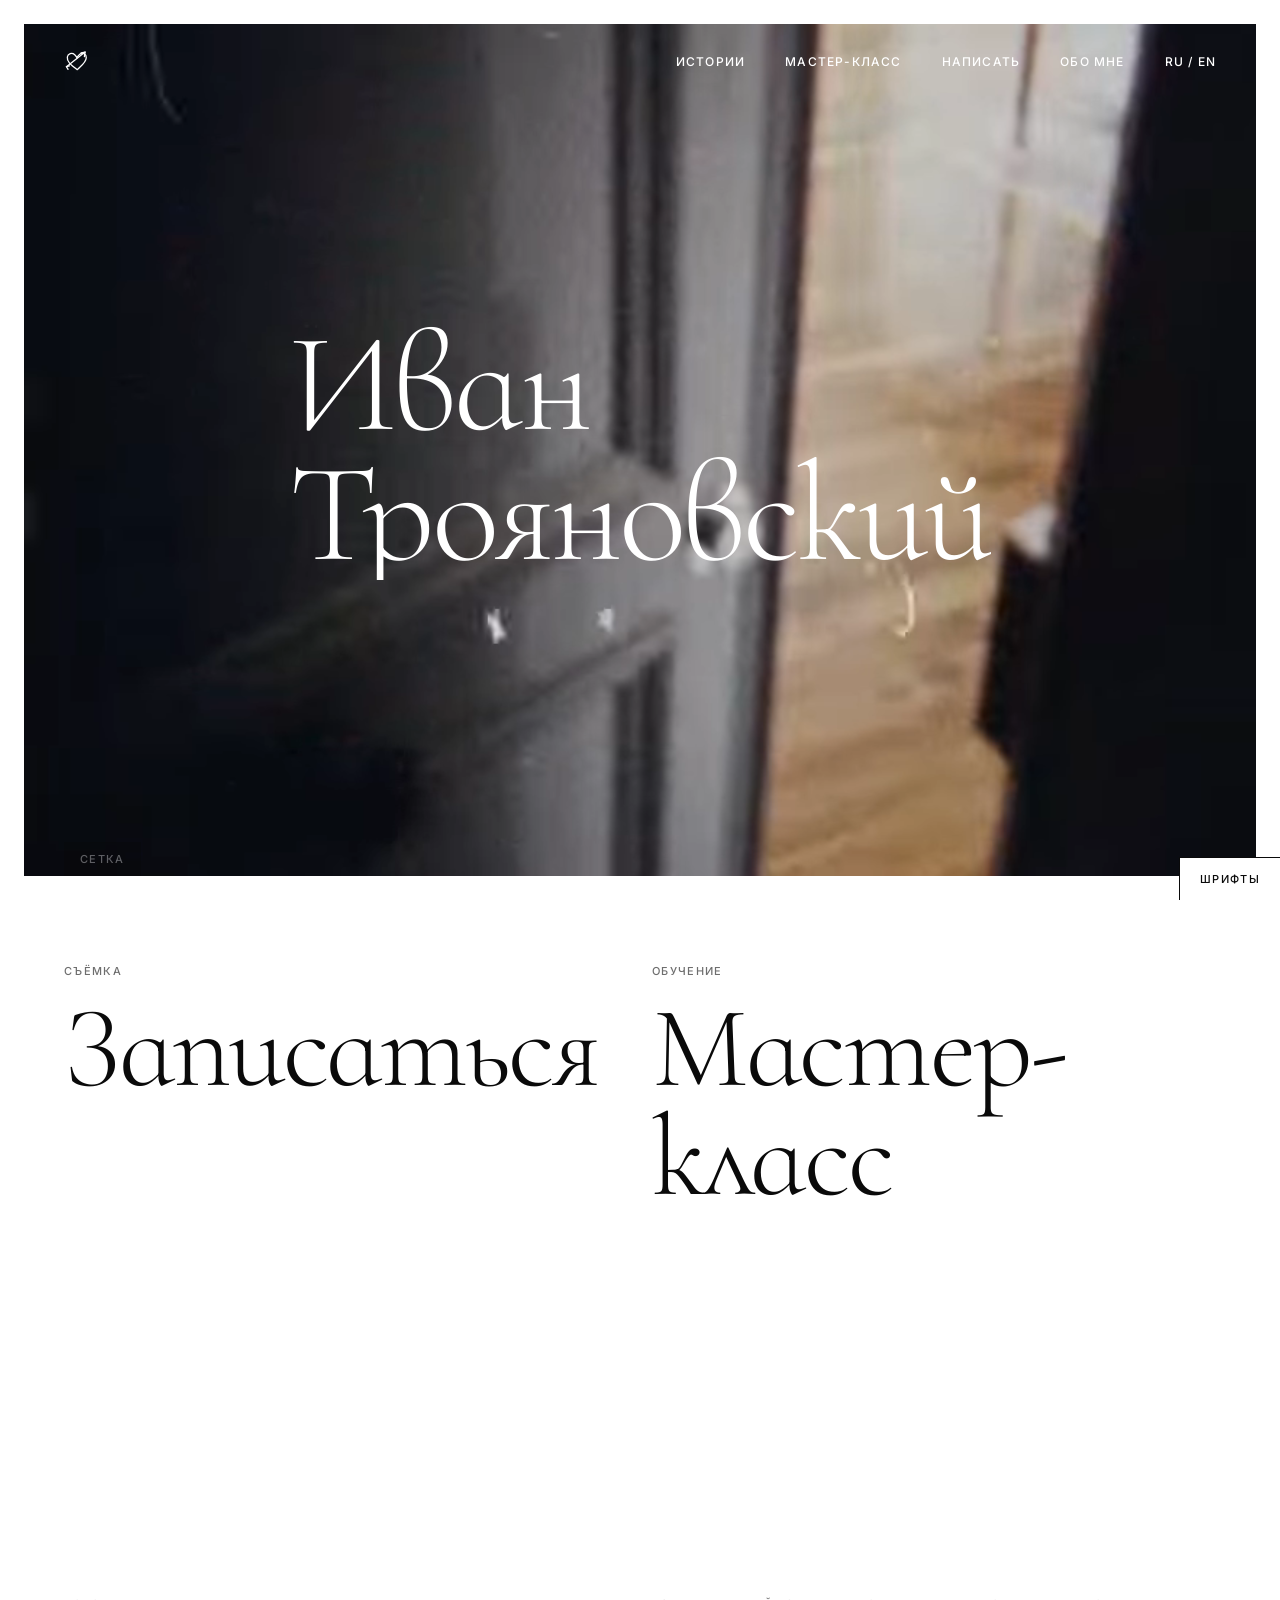
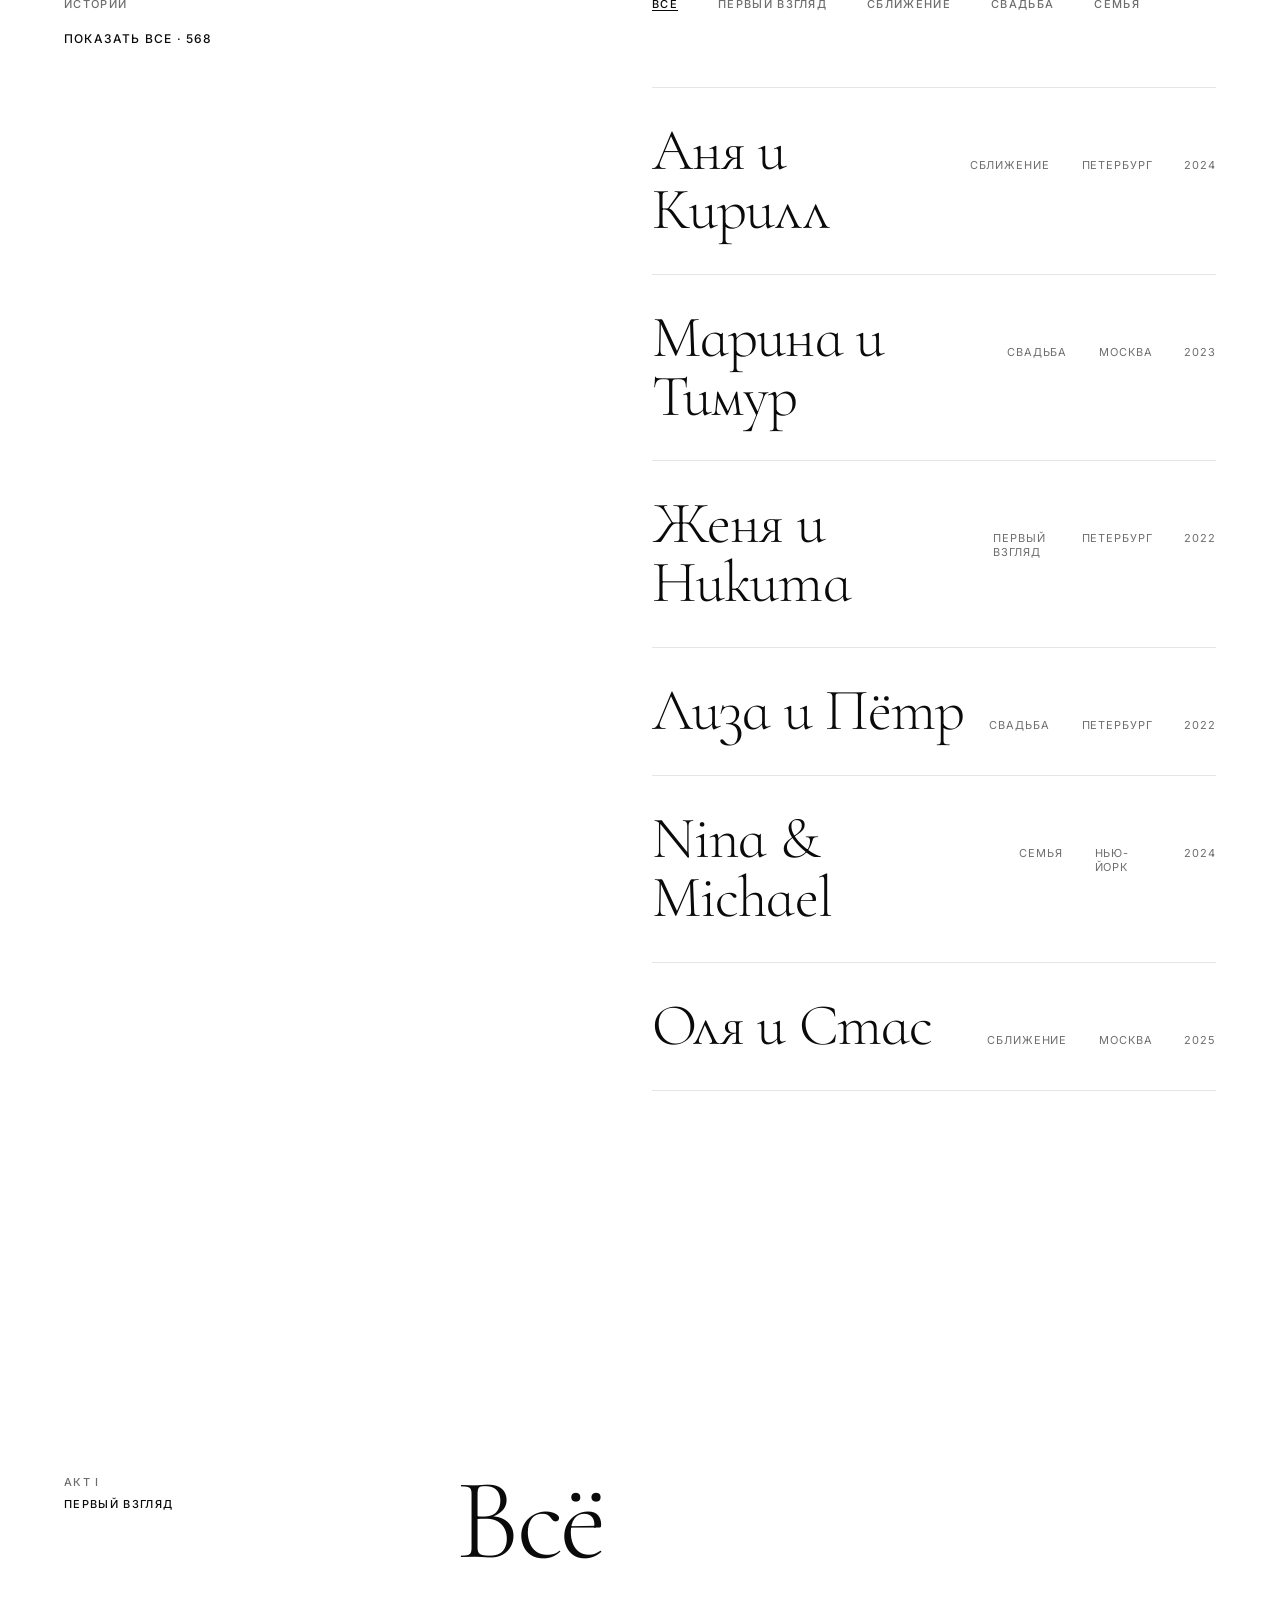
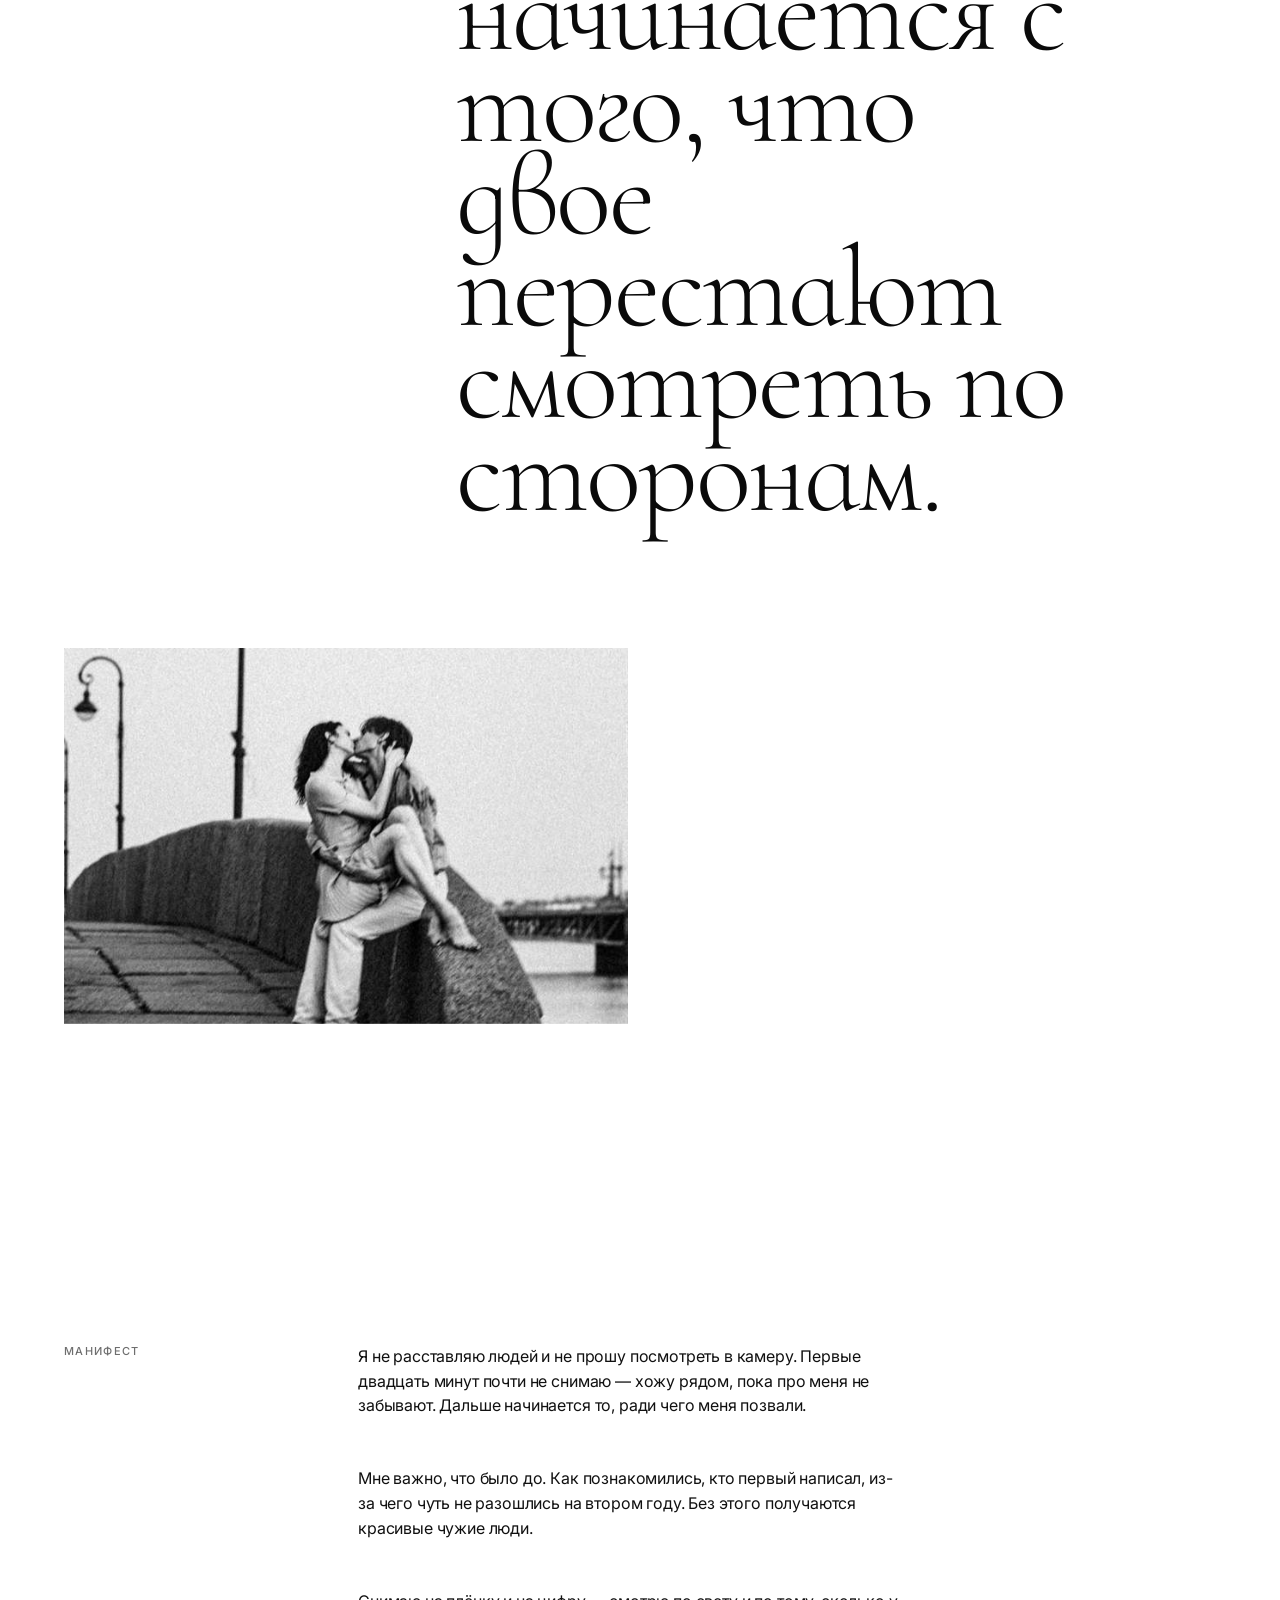
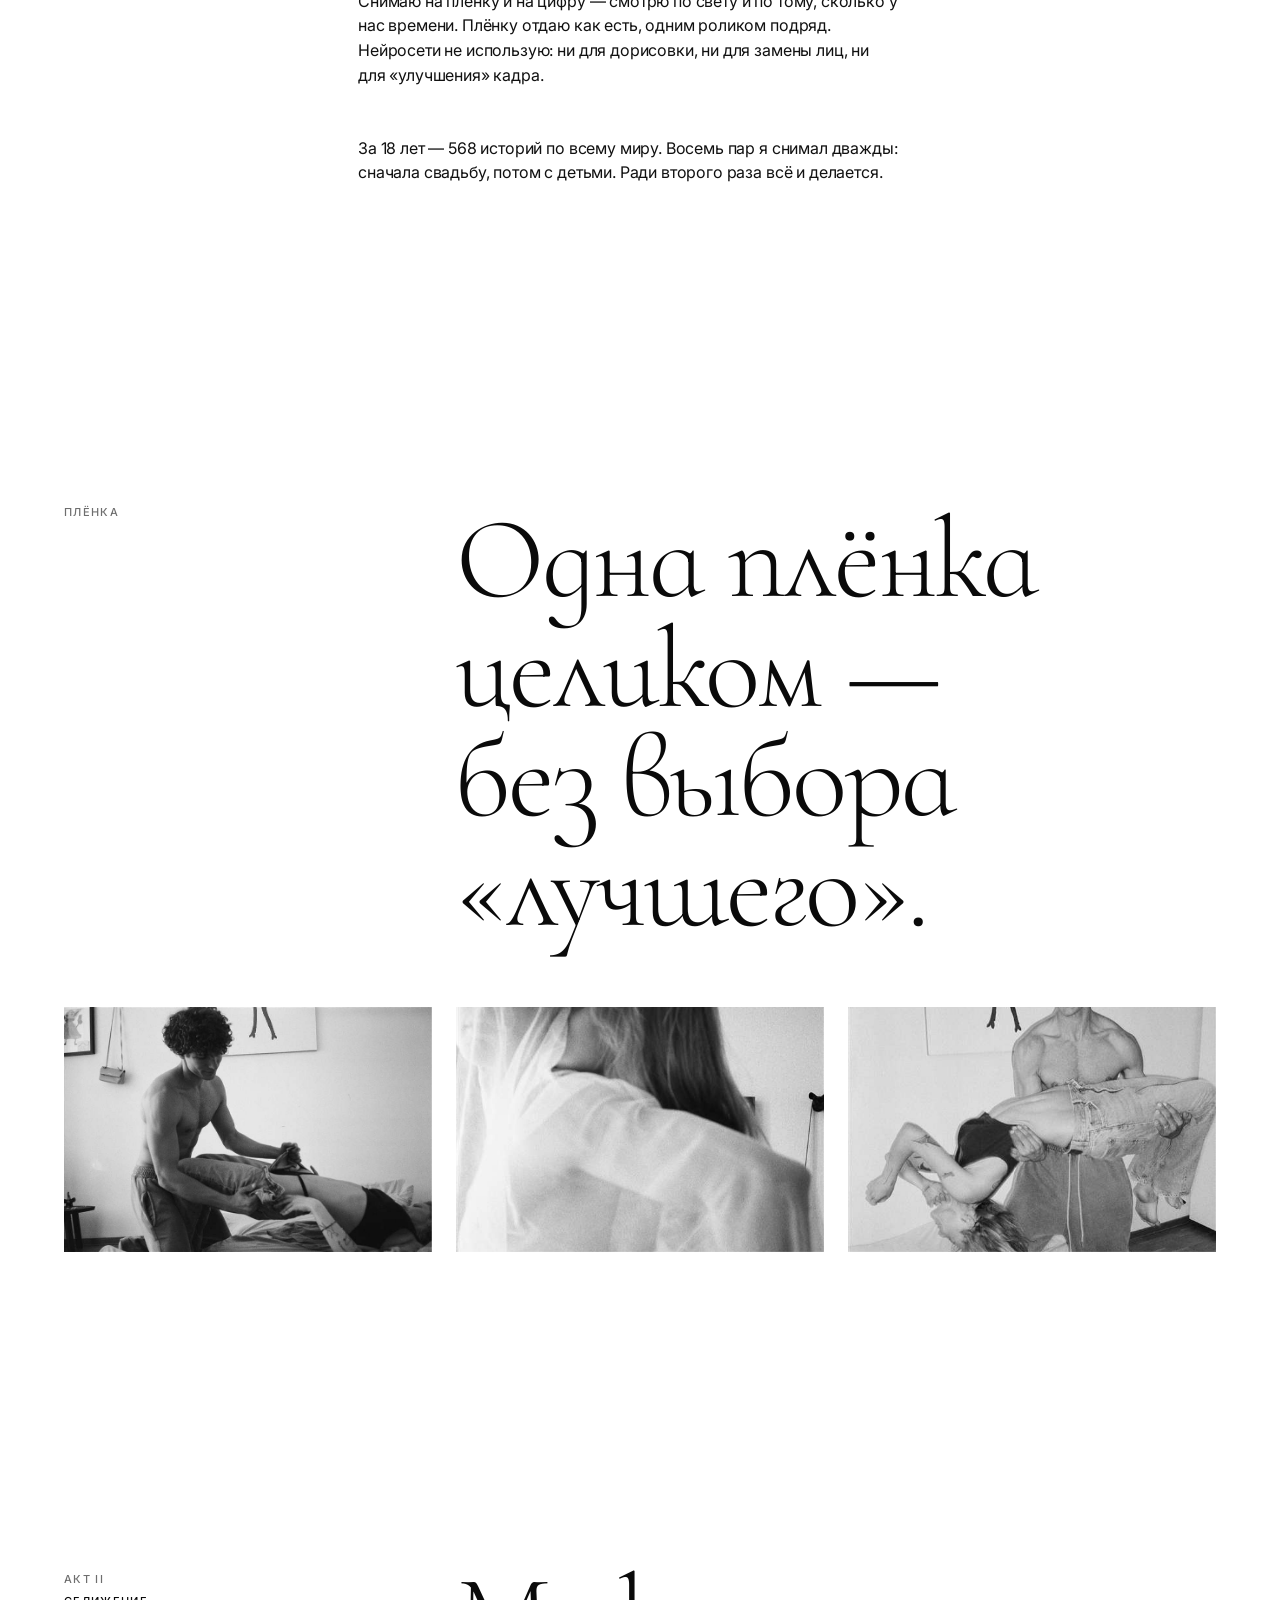
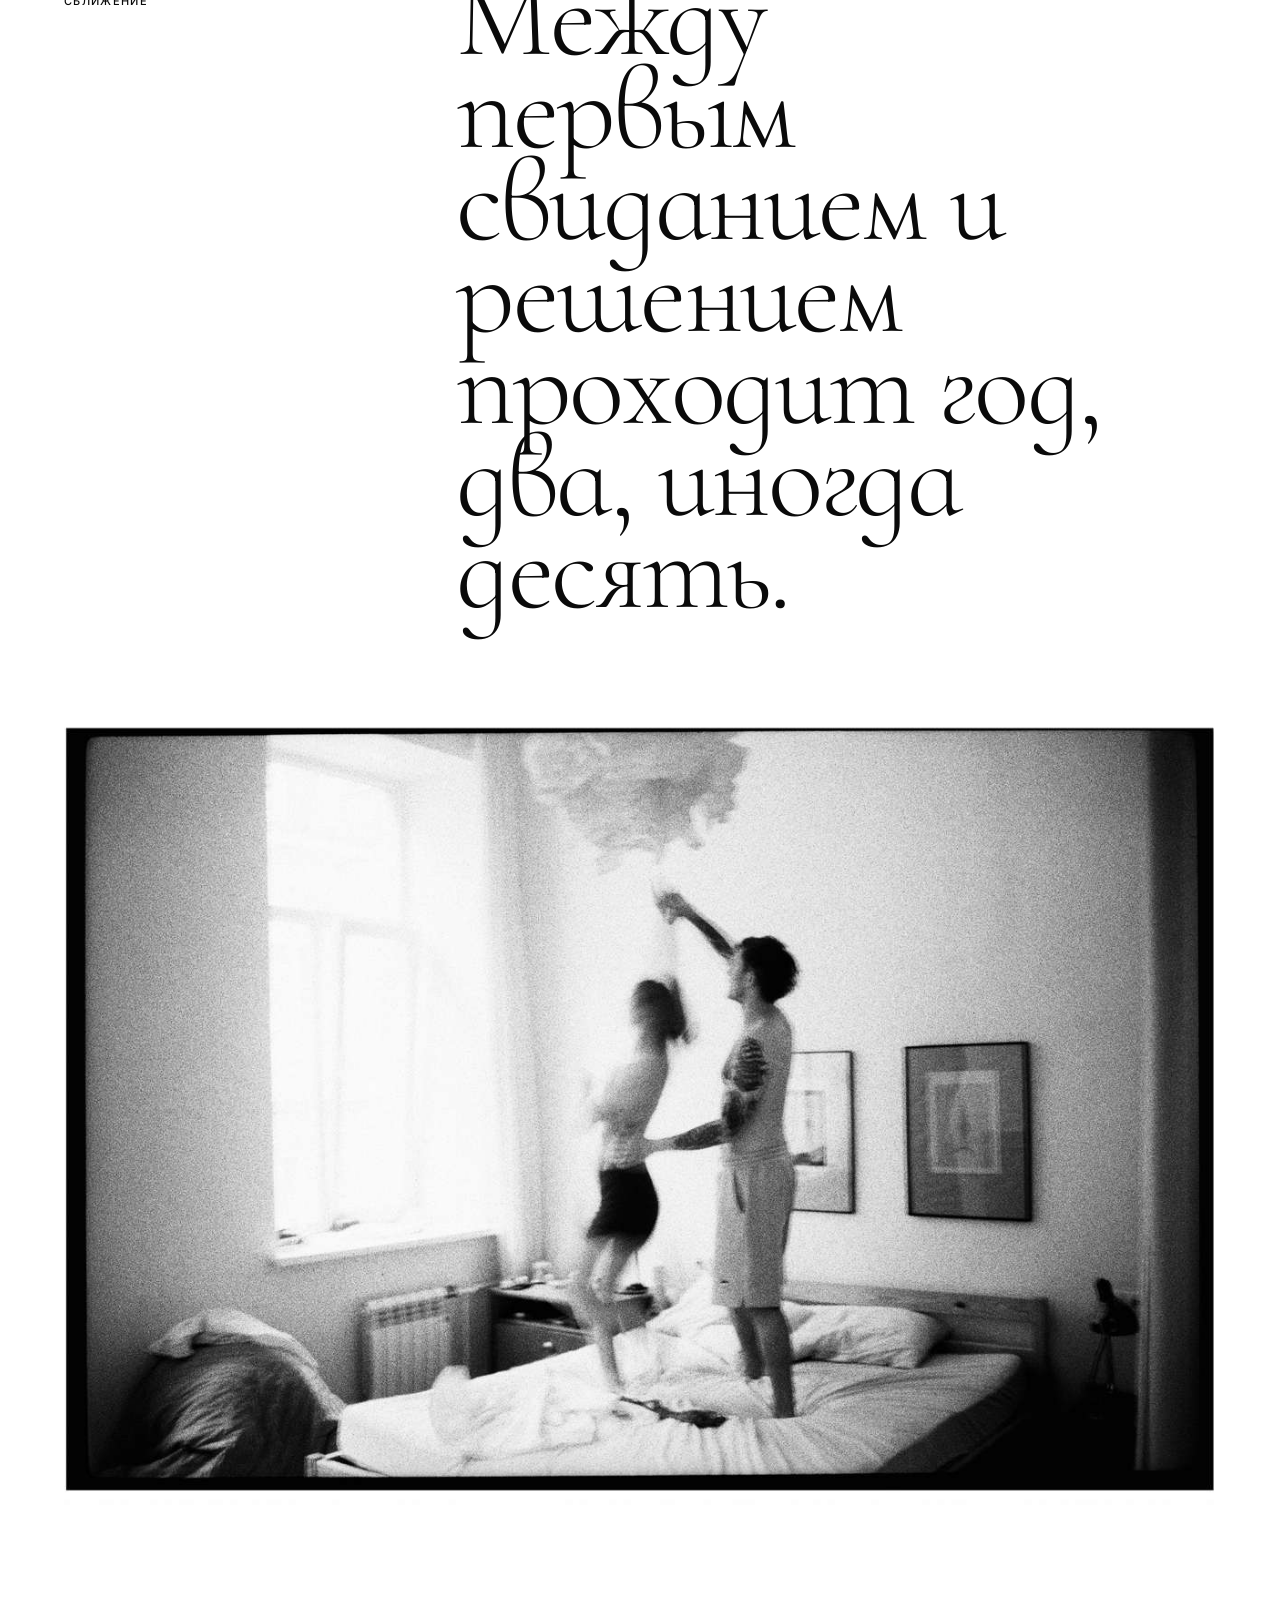
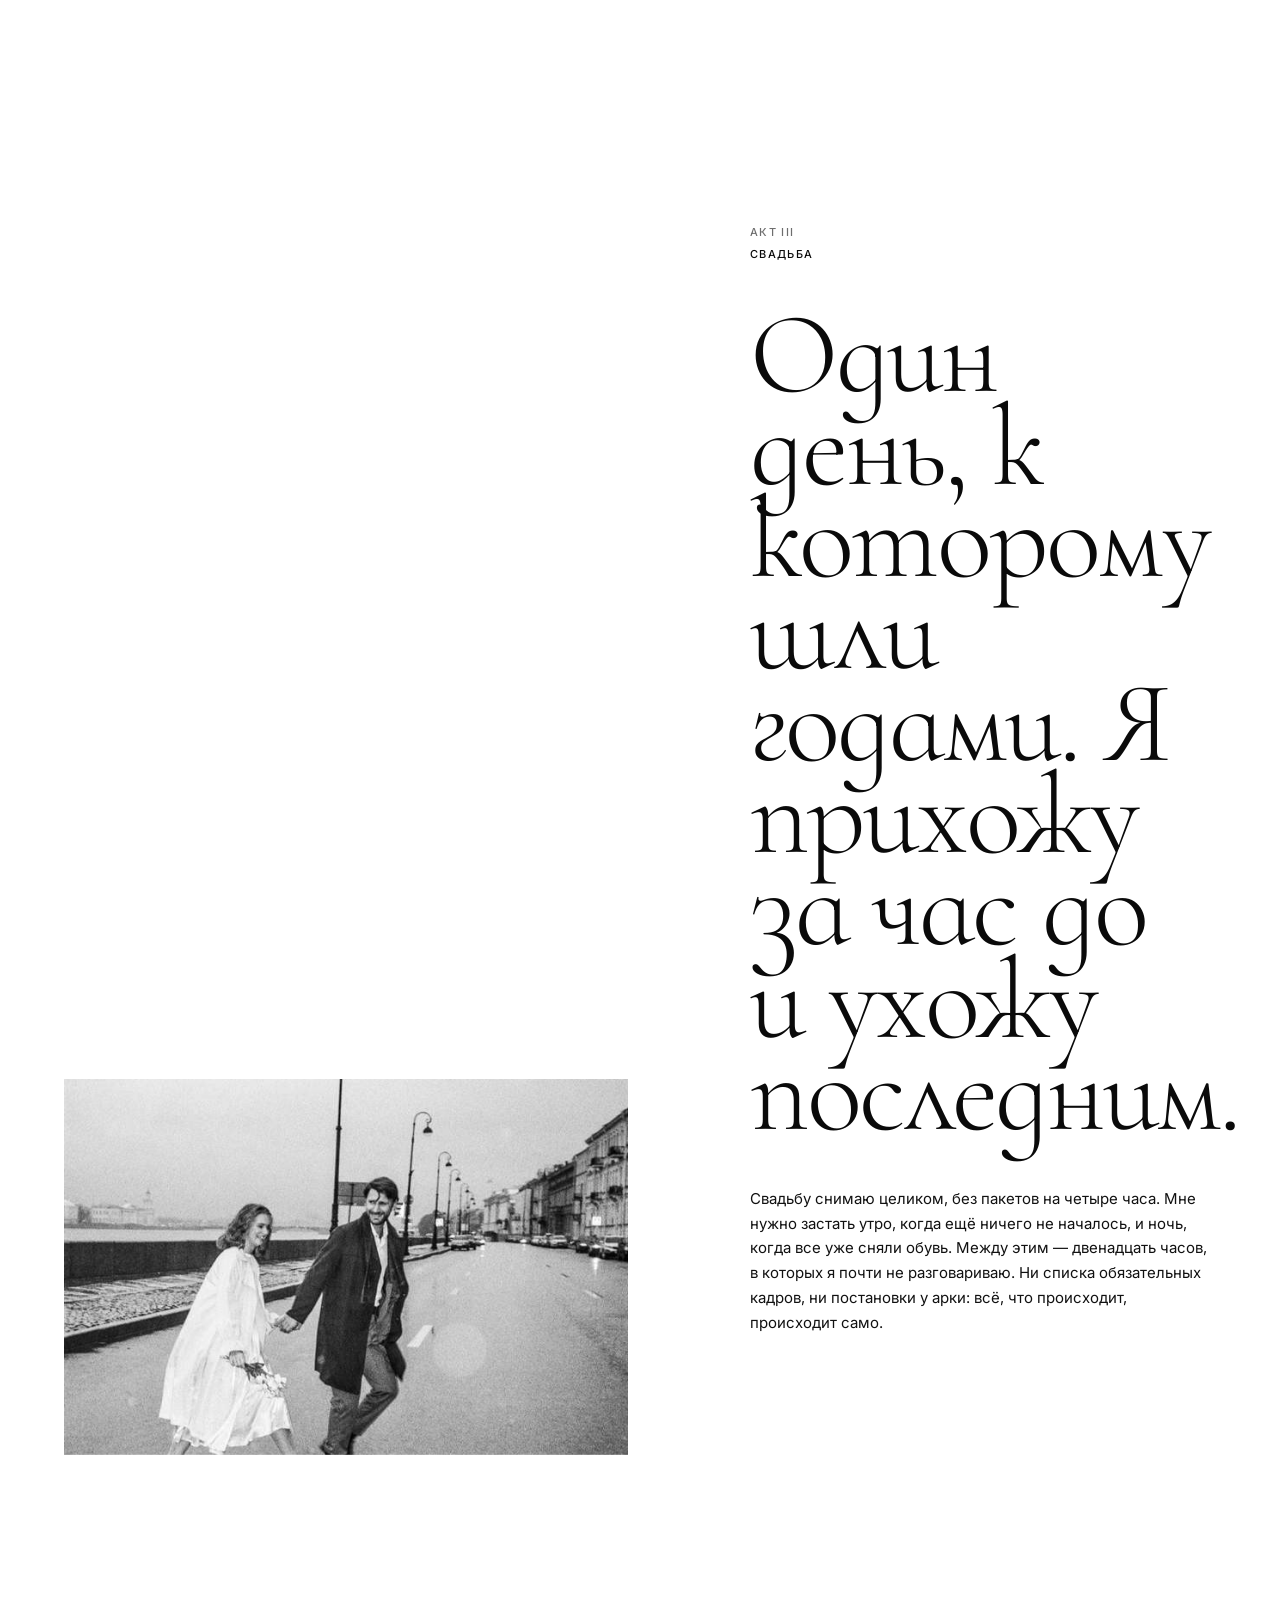
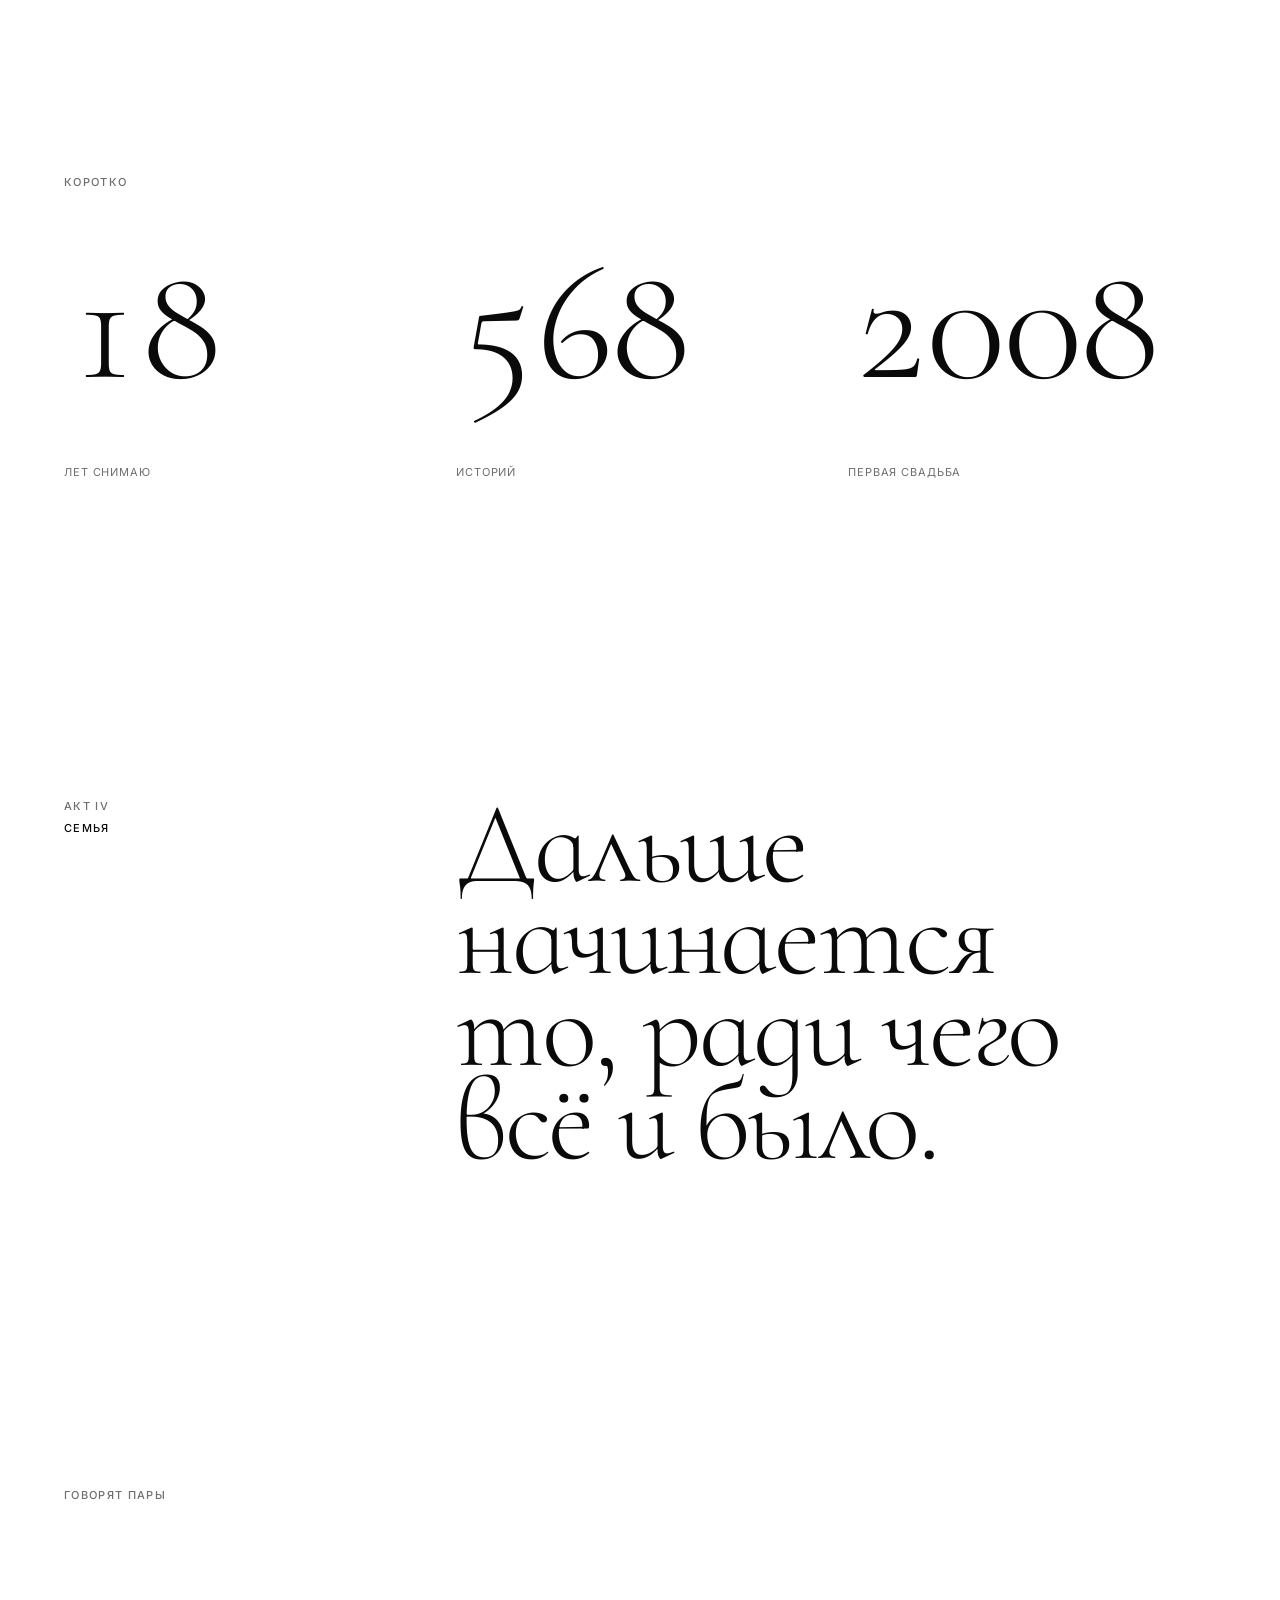
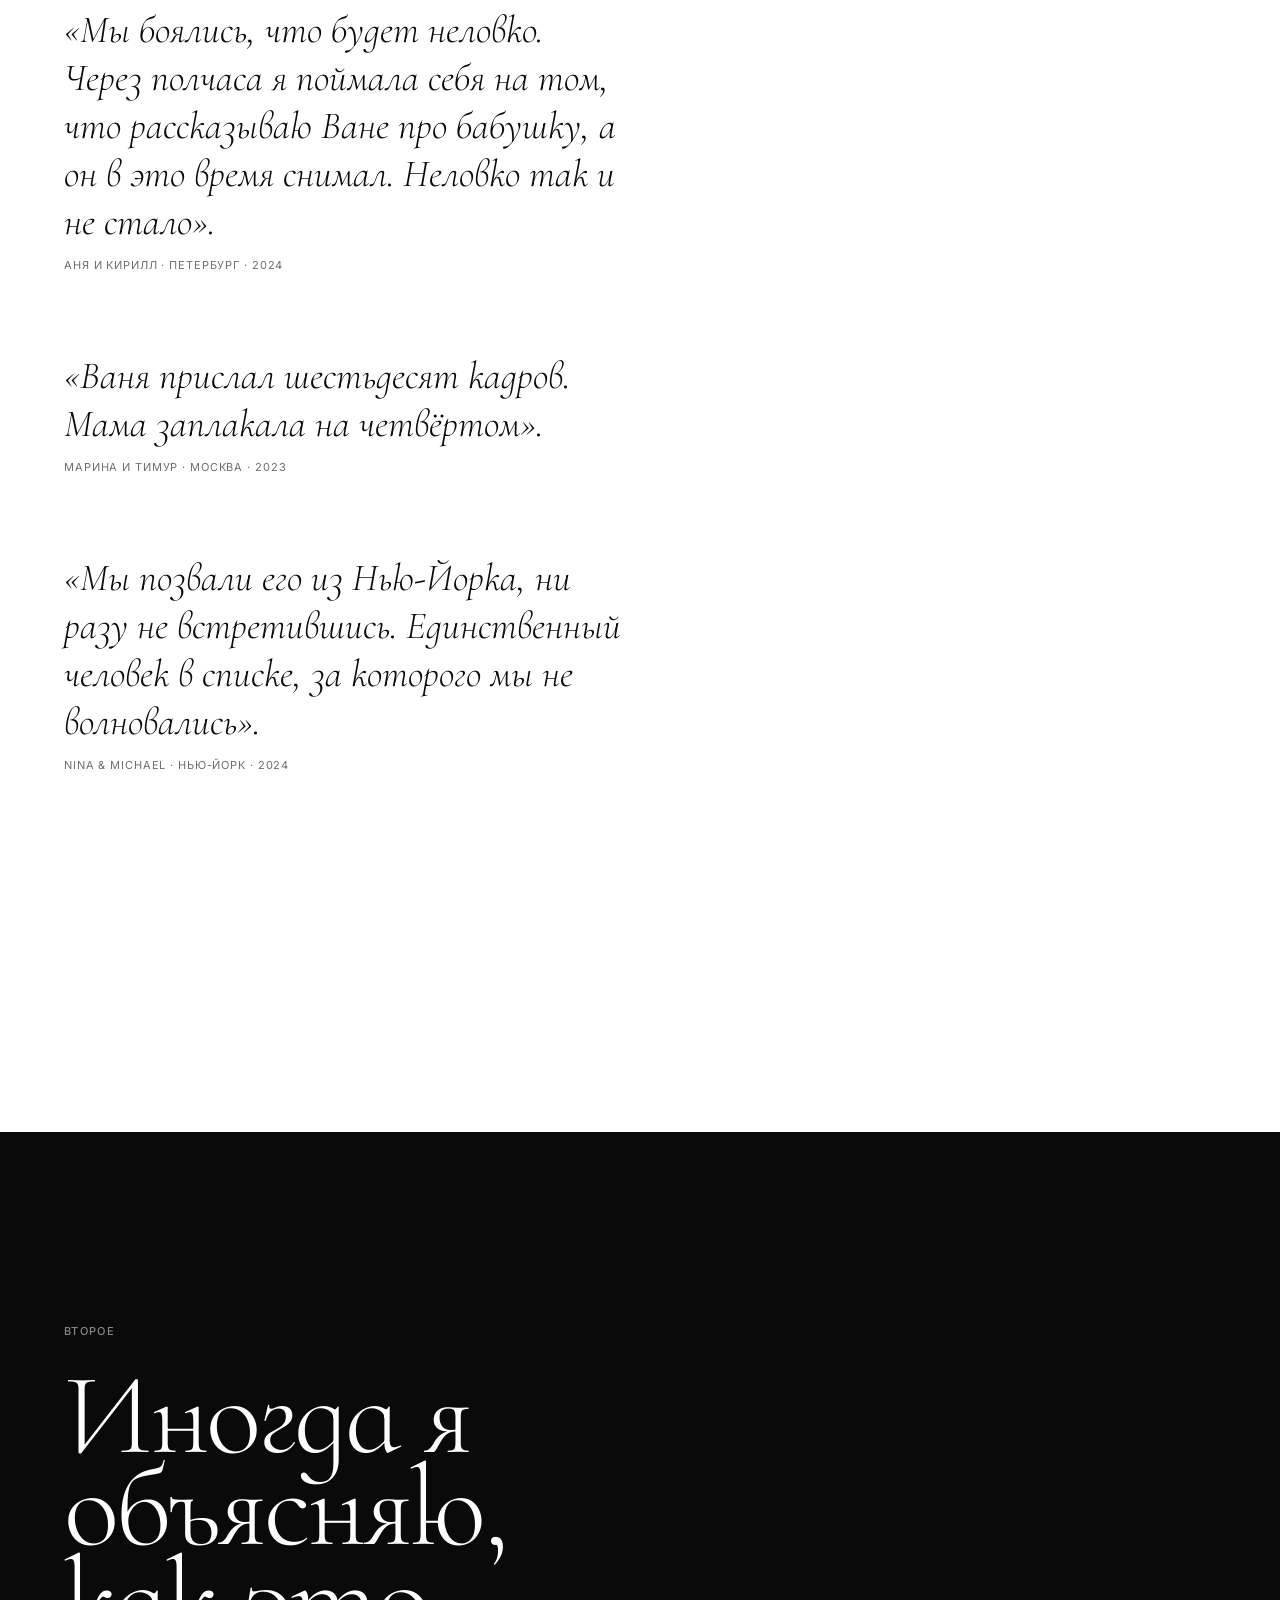
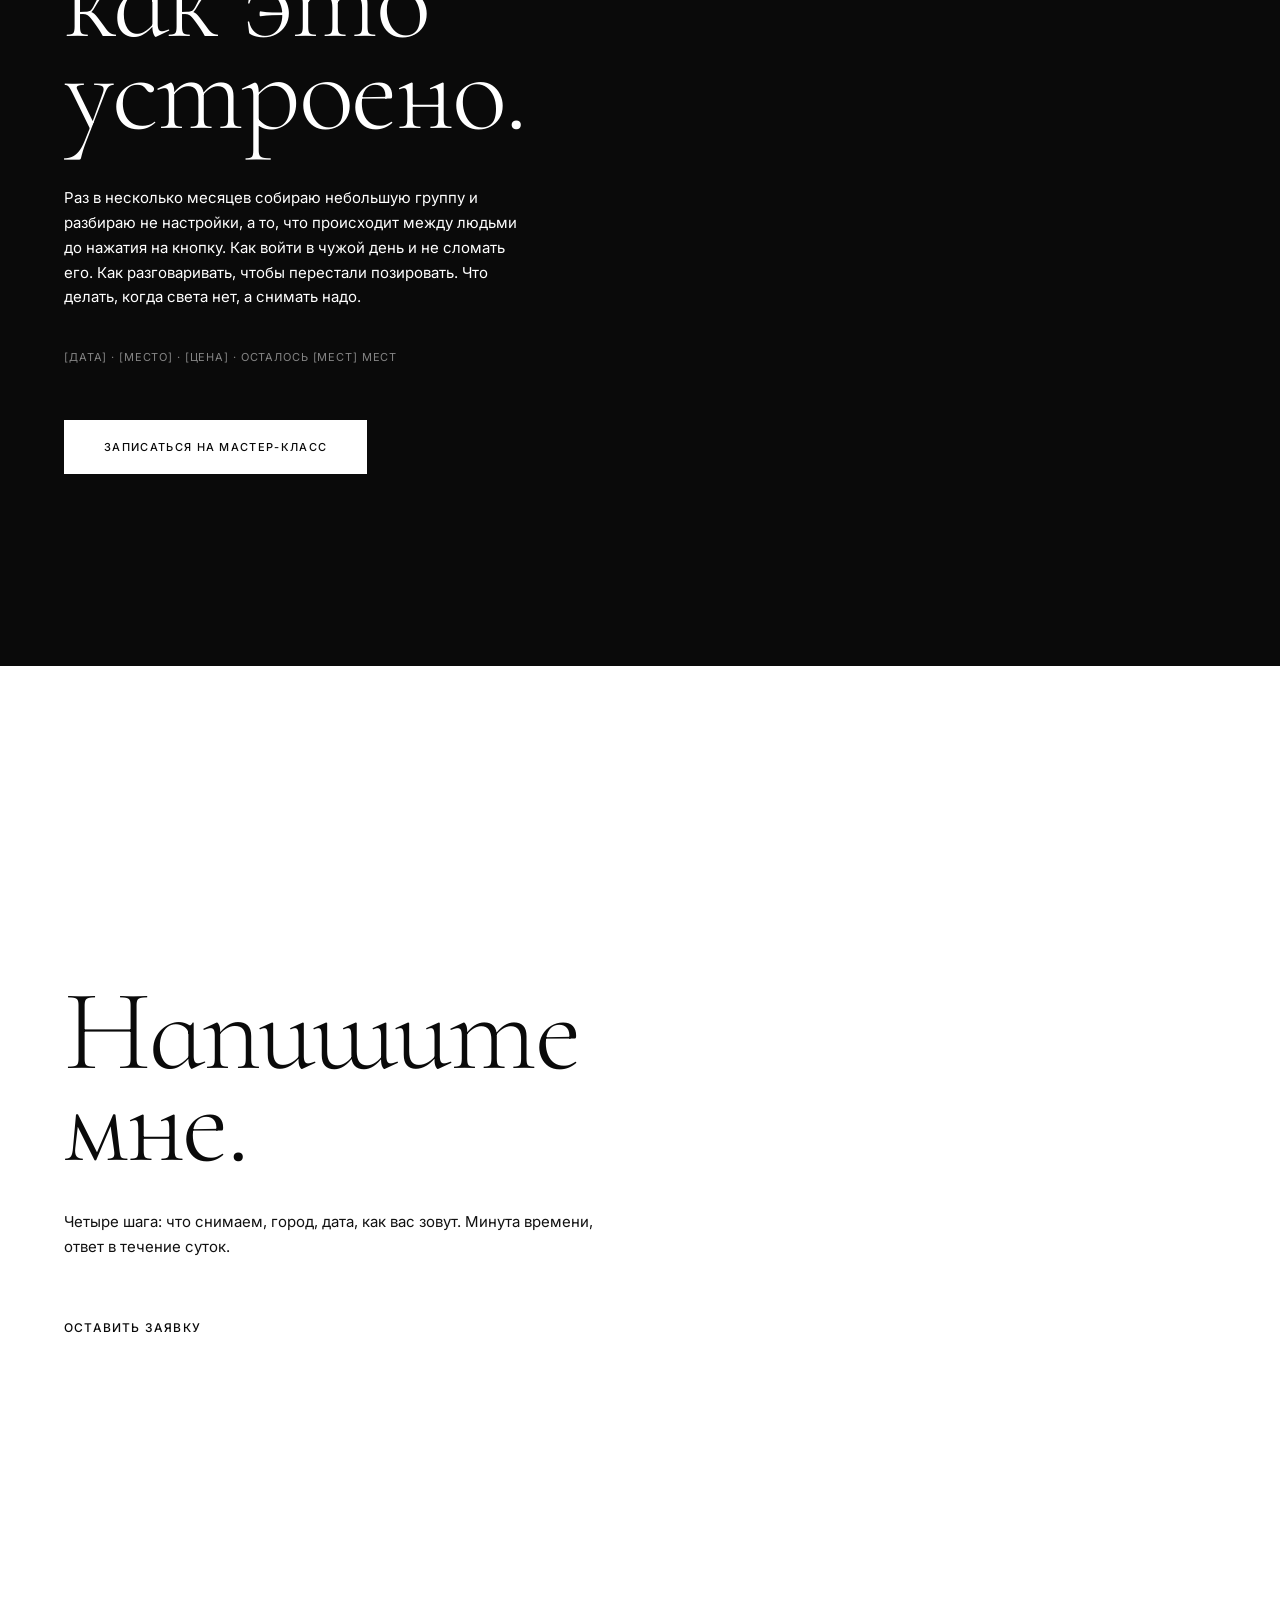
<file: index-alt.html>
<!doctype html>
<html lang="ru">
<head>
<meta charset="utf-8">
<meta name="viewport" content="width=device-width, initial-scale=1">
<title>Иван Трояновский — альтернативная главная</title>
<meta name="robots" content="noindex">
<meta name="description" content="Инди-фотограф. Снимаю любовь с 2008 года: love story, свадьбы, семьи. По всему миру.">
<meta property="og:title" content="Иван Трояновский — фотограф">
<meta property="og:description" content="Снимаю любовь с 2008 года: как встречаются, как решаются, как остаются вместе.">
<meta property="og:image" content="img/hero-poster.jpg">
<meta property="og:type" content="website">
<link rel="preconnect" href="https://fonts.googleapis.com">
<link rel="preconnect" href="https://fonts.gstatic.com" crossorigin>
<!-- Хранилище видео героя: ранний коннект, чтобы буфер пошёл сразу (см. config.js). -->
<link rel="preconnect" href="https://378927d7-40c7-486c-a37f-a3b5c4f454a6.selstorage.ru" crossorigin>
<link rel="preload" as="image" href="img/hero-poster.jpg" fetchpriority="high">
<!-- Альтернативная главная: к боевой паре добавлены шесть дисплейных
     кандидатов, между ними переключает пульт (assets/typeswitch.js). -->
<link rel="stylesheet" href="https://fonts.googleapis.com/css2?family=Cormorant+Garamond:ital,wght@0,300;0,400;0,700;1,300;1,400&family=Inter:wght@400;500&family=Caveat:wght@400&family=Cormorant+Infant:ital,wght@0,300;0,500;1,300;1,500&family=Oranienbaum&family=Prata&family=Alice&family=Old+Standard+TT:ital,wght@0,400;1,400&display=swap">
<link rel="stylesheet" href="assets/base.css">
<link rel="stylesheet" href="assets/photo-tilt.css">
<link rel="stylesheet" href="assets/site.css">
<link rel="stylesheet" href="assets/typeswitch.css">
</head>
<body>

<!-- Прелоадер — § 8. Только имя антиквой в две строки; входит и уходит маской
     (§ 7.1). Держит первый экран, пока грузится видео героя; один раз за сессию.
     Логика — bindPreload() в site.js, снимается по canplay + минимальному
     времени, с жёстким потолком ожидания. -->
<div class="preload" id="preload">
  <p class="namemark" aria-label="Иван Трояновский">
    <span class="namemark-line"><span>Иван</span></span>
    <span class="namemark-line"><span>Трояновский</span></span>
  </p>
</div>

<header class="navbar">
  <a class="logo" href="/" aria-label="Иван Трояновский">
    <svg viewBox="0 0 32 32" width="26" height="26" fill="none" stroke="currentColor" stroke-width="1.6" stroke-linecap="round" stroke-linejoin="round" aria-hidden="true">
      <path d="M16.4 26.6 C 9.7 21.7, 3.1 17.3, 4.1 11.1 C 4.8 6.9, 9.7 5.2, 13.2 8.2 C 14.4 9.3, 15.3 10.8, 15.9 12.1 C 16.6 10.5, 17.8 8.7, 19.4 7.6 C 23.2 5, 27.7 7.3, 27.4 11.9 C 27, 18.2, 20.5 22, 16.4 26.6 Z"/>
      <path d="M3 23 L 26 5"/>
      <path d="M26 5 L 21.1 6 M26 5 L 25.1 10.7"/>
      <path d="M3 23 L 6.7 22 M3 23 L 5 26.2"/>
    </svg>
  </a>
  <nav class="navmenu" id="navmenu">
    <a class="nav" href="#istorii">Истории</a>
    <a class="nav" href="#masterclass">Мастер-класс</a>
    <a class="nav" href="#napisat">Написать</a>
    <a class="nav" href="#manifest">Обо мне</a>
    <a class="nav" href="/en/">RU / EN</a>
  </nav>
  <button class="burger" type="button" aria-label="Меню" aria-expanded="false" aria-controls="navmenu">
    <span></span><span></span>
  </button>
</header>

<main>

  <!-- Герой — единственное место, где кадр касается края экрана (DESIGN.md § 5). -->
  <section class="hero">
    <div class="herovideo mask">
      <video autoplay muted loop playsinline preload="auto" fetchpriority="high" poster="img/hero-poster.jpg"
             aria-label="Пара на видео, снятом Иваном Трояновским"></video>
    </div>
    <div class="heroname" id="heroname">
      <div class="wrap" style="width:100%">
        <div class="grid">
          <div class="heroname-inner" style="grid-column:3 / span 7">
            <p class="namemark" aria-label="Иван Трояновский">
              <span class="namemark-line"><span>Иван</span></span>
              <span class="namemark-line"><span>Трояновский</span></span>
            </p>
          </div>
        </div>
      </div>
    </div>
  </section>

  <section class="wrap" style="padding-top:64px;padding-bottom:64px">
    <div class="grid fu" style="align-items:baseline">
      <div style="grid-column:1 / span 5">
        <a class="heroaction" href="zayavka.html">
          <p class="lbl">Съёмка</p>
          <p class="h3" style="margin-top:16px">Записаться</p>
        </a>
      </div>
      <div style="grid-column:7 / span 5">
        <a class="heroaction" href="#masterclass">
          <p class="lbl">Обучение</p>
          <p class="h3" style="margin-top:16px">Мастер-класс</p>
        </a>
      </div>
    </div>
  </section>

  <section class="sec wrap" id="istorii">
    <!-- Фильтры стоят по левому краю таблицы, в той же правой половине
         сетки (было — слева, в 5-й колонке, на отдельной строке выше). -->
    <div class="grid fu" style="margin-bottom:40px;align-items:baseline">
      <div style="grid-column:1 / span 3">
        <p class="lbl">Истории</p>
        <p style="margin:16px 0 0"><a class="nav" href="#istorii">Показать все · 568</a></p>
      </div>
      <!-- Фильтры занимают ту же правую половину, что и таблица: на среднем
           экране в четыре колонки они переносились в две строки. -->
      <div style="grid-column:7 / span 6">
        <div class="stages">
          <a class="stage on" href="#istorii">Все</a>
          <a class="stage" href="#istorii">Первый взгляд</a>
          <a class="stage" href="#istorii">Сближение</a>
          <a class="stage" href="#istorii">Свадьба</a>
          <a class="stage" href="#istorii">Семья</a>
        </div>
      </div>
    </div>

    <!-- Таблица историй — в правой половине сетки, не на все 12 колонок. -->
    <div class="grid">
    <div style="grid-column:7 / span 6">
    <div class="bigindex fu">
      <a class="brow" href="#istorii">
        <span class="bname">Аня и Кирилл</span>
        <span class="bmeta"><span class="cap" style="margin:0">Сближение</span><span class="cap" style="margin:0">Петербург</span><time class="cap" style="margin:0" datetime="2024">2024</time></span>
      </a>
      <a class="brow" href="#istorii">
        <span class="bname">Марина и Тимур</span>
        <span class="bmeta"><span class="cap" style="margin:0">Свадьба</span><span class="cap" style="margin:0">Москва</span><time class="cap" style="margin:0" datetime="2023">2023</time></span>
      </a>
      <a class="brow" href="story-zhenya-nikita.html">
        <span class="bname">Женя и Никита</span>
        <span class="bmeta"><span class="cap" style="margin:0">Первый взгляд</span><span class="cap" style="margin:0">Петербург</span><time class="cap" style="margin:0" datetime="2022">2022</time></span>
      </a>
      <a class="brow" href="#istorii">
        <span class="bname">Лиза и Пётр</span>
        <span class="bmeta"><span class="cap" style="margin:0">Свадьба</span><span class="cap" style="margin:0">Петербург</span><time class="cap" style="margin:0" datetime="2022">2022</time></span>
      </a>
      <a class="brow" href="#istorii">
        <span class="bname">Nina &amp; Michael</span>
        <span class="bmeta"><span class="cap" style="margin:0">Семья</span><span class="cap" style="margin:0">Нью-Йорк</span><time class="cap" style="margin:0" datetime="2024">2024</time></span>
      </a>
      <a class="brow" href="#istorii">
        <span class="bname">Оля и Стас</span>
        <span class="bmeta"><span class="cap" style="margin:0">Сближение</span><span class="cap" style="margin:0">Москва</span><time class="cap" style="margin:0" datetime="2025">2025</time></span>
      </a>
      <div class="thumb-follow"><div class="inner ph"><img src="img/v13.jpg" alt="Аня и Кирилл обнимаются на ступенях у воды, Петербург" loading="lazy"></div></div>
      <div class="thumb-follow"><div class="inner ph"><img src="img/q07.jpg" alt="Марина и Тимур бегут по набережной, Москва" loading="lazy"></div></div>
      <div class="thumb-follow"><div class="inner ph"><img src="img/v06.jpg" alt="Ночная улица с жёлтым такси, Петербург" loading="lazy"></div></div>
      <div class="thumb-follow"><div class="inner ph"><img src="img/q09.jpg" alt="Лиза и Пётр в светлой комнате с развевающейся простынёй, Петербург" loading="lazy"></div></div>
      <div class="thumb-follow"><div class="inner ph"><img src="img/q08.jpg" alt="Карусель в движении, Нью-Йорк" loading="lazy"></div></div>
      <div class="thumb-follow"><div class="inner ph"><img src="img/w02.jpg" alt="Оля и Стас целуются зимой в вязаных шапках, Москва" loading="lazy"></div></div>
    </div>
    </div>
    </div>
    <div style="height:64px"></div>
  </section>

  <section class="sec wrap">
    <div class="grid fu">
      <div style="grid-column:1 / span 3">
        <p class="lbl">Акт I</p>
        <p class="lbl" style="color:var(--ink);margin-top:8px">Первый взгляд</p>
      </div>
      <div style="grid-column:5 / span 7">
        <h2 class="h2">Всё начинается с того, что двое перестают смотреть по сторонам.</h2>
      </div>
    </div>
    <!-- Один кадр вместо двух в ряд: горизонтальный, на половину экрана. -->
    <div class="grid" style="margin-top:128px">
      <div style="grid-column:1 / span 6">
        <div class="mask reveal" data-tilt><div class="inner ph" style="aspect-ratio:3/2"><img src="img/q02.jpg" alt="Двое на гранитных ступенях у воды, Петербург" loading="lazy"></div></div>
      </div>
    </div>
  </section>

  <section class="sec wrap" id="manifest">
    <div class="grid">
      <div style="grid-column:1 / span 2"><p class="lbl fu">Манифест</p></div>
      <div style="grid-column:4 / span 7;display:flex;flex-direction:column;gap:48px">
        <p class="lead fu">Я не расставляю людей и не прошу посмотреть в камеру. Первые двадцать минут почти не снимаю — хожу рядом, пока про меня не забывают. Дальше начинается то, ради чего меня позвали.</p>
        <p class="lead fu">Мне важно, что было до. Как познакомились, кто первый написал, из-за чего чуть не разошлись на втором году. Без этого получаются красивые чужие люди.</p>
        <p class="lead fu">Снимаю на плёнку и на цифру — смотрю по свету и по тому, сколько у нас времени. Плёнку отдаю как есть, одним роликом подряд. Нейросети не использую: ни для дорисовки, ни для замены лиц, ни для «улучшения» кадра.</p>
        <p class="lead fu">За 18 лет — 568 историй по всему миру. Восемь пар я снимал дважды: сначала свадьбу, потом с детьми. Ради второго раза всё и делается.</p>
      </div>
    </div>
  </section>

  <section class="sec wrap">
    <div class="grid fu" style="margin-bottom:64px">
      <div style="grid-column:1 / span 3"><p class="lbl">Плёнка</p></div>
      <div style="grid-column:5 / span 7"><h3 class="h3">Одна плёнка целиком — без выбора «лучшего».</h3></div>
    </div>
    <!-- Все три кадра горизонтальные, ровным рядом. -->
    <div class="grid" style="align-items:start">
      <div style="grid-column:1 / span 4">
        <div class="mask reveal" data-tilt><div class="inner ph" style="aspect-ratio:3/2"><img src="img/lf03.jpg" alt="Подушечный бой в постели" loading="lazy"></div></div>
      </div>
      <div style="grid-column:5 / span 4">
        <div class="mask reveal d1" data-tilt><div class="inner ph" style="aspect-ratio:3/2"><img src="img/lf01.jpg" alt="Силуэт поцелуя сквозь занавесь" loading="lazy"></div></div>
      </div>
      <div style="grid-column:9 / span 4">
        <div class="mask reveal d2" data-tilt><div class="inner ph" style="aspect-ratio:3/2"><img src="img/lf02.jpg" alt="Он поднимает её на руки, оба смеются" loading="lazy"></div></div>
      </div>
    </div>
  </section>

  <section class="sec">
    <div class="wrap">
      <div class="grid fu" style="margin-bottom:96px">
        <div style="grid-column:1 / span 3">
          <p class="lbl">Акт II</p>
          <p class="lbl" style="color:var(--ink);margin-top:8px">Сближение</p>
        </div>
        <div style="grid-column:5 / span 7">
          <h2 class="h2">Между первым свиданием и решением проходит год, два, иногда десять.</h2>
        </div>
      </div>
      <!-- Кадр во весь экран: ни раскрытия маской, ни наклона за курсором
           (§7.8-бис). Явно на сетке — grid-column:1/span12, не просто
           «широкий div» мимо 12 колонок. -->
      <div class="grid">
        <div class="mask" style="grid-column:1 / span 12"><div class="inner ph" style="height:88vh;min-height:420px"><img src="img/w03.jpg" alt="Марина и Тимур дурачатся на кровати в гостиничном номере, Москва" loading="lazy"></div></div>
      </div>
    </div>
  </section>

  <section class="sec wrap">
    <div class="grid" style="align-items:end">
      <div style="grid-column:1 / span 6">
        <div class="mask reveal" data-tilt><div class="inner ph" style="aspect-ratio:3/2"><img src="img/q07.jpg" alt="Жених и невеста бегут по набережной, Петербург" loading="lazy"></div></div>
      </div>
      <div class="fu" style="grid-column:8 / span 5;padding-bottom:120px">
        <p class="lbl">Акт III</p>
        <p class="lbl" style="color:var(--ink);margin-top:8px;margin-bottom:48px">Свадьба</p>
        <h2 class="h2">Один день, к которому шли годами. Я прихожу за час до и ухожу последним.</h2>
        <p class="txt" style="margin-top:48px">Свадьбу снимаю целиком, без пакетов на четыре часа. Мне нужно застать утро, когда ещё ничего не началось, и ночь, когда все уже сняли обувь. Между этим — двенадцать часов, в которых я почти не разговариваю. Ни списка обязательных кадров, ни постановки у арки: всё, что происходит, происходит само.</p>
      </div>
    </div>
  </section>

  <section class="sec wrap">
    <p class="lbl fu" style="margin-bottom:64px">Коротко</p>
    <div class="stats">
      <div>
        <span class="tmask num"><span class="rise">18</span></span>
        <p class="cap">лет снимаю</p>
      </div>
      <div>
        <span class="tmask num"><span class="rise d1">568</span></span>
        <p class="cap">историй</p>
      </div>
      <div>
        <span class="tmask num"><span class="rise d2">2008</span></span>
        <p class="cap">первая свадьба</p>
      </div>
    </div>
  </section>

  <section class="sec wrap">
    <div class="grid fu" style="margin-bottom:96px">
      <div style="grid-column:1 / span 3">
        <p class="lbl">Акт IV</p>
        <p class="lbl" style="color:var(--ink);margin-top:8px">Семья</p>
      </div>
      <div style="grid-column:5 / span 7">
        <h2 class="h2">Дальше начинается то, ради чего всё и было.</h2>
      </div>
    </div>
  </section>

  <section class="sec wrap">
    <p class="lbl fu" style="margin-bottom:64px">Говорят пары</p>
    <!-- Блок слева, без разделительных линий под цитатами. -->
    <div class="grid">
    <div style="grid-column:1 / span 6">
    <div class="voicewrap fu noline">
      <div class="voice">
        <p class="q">«Мы боялись, что будет неловко. Через полчаса я поймала себя на том, что рассказываю Ване про бабушку, а он в это время снимал. Неловко так и не стало».</p>
        <p class="cap">Аня и Кирилл · Петербург · 2024</p>
      </div>
      <div class="voice">
        <p class="q">«Ваня прислал шестьдесят кадров. Мама заплакала на четвёртом».</p>
        <p class="cap">Марина и Тимур · Москва · 2023</p>
      </div>
      <div class="voice">
        <p class="q">«Мы позвали его из Нью-Йорка, ни разу не встретившись. Единственный человек в списке, за которого мы не волновались».</p>
        <p class="cap">Nina &amp; Michael · Нью-Йорк · 2024</p>
      </div>
      <div class="thumb-follow"><div class="inner ph"><img src="img/v13.jpg" alt="Аня и Кирилл обнимаются на ступенях у воды, Петербург" loading="lazy"></div></div>
      <div class="thumb-follow"><div class="inner ph"><img src="img/q07.jpg" alt="Марина и Тимур бегут по набережной, Москва" loading="lazy"></div></div>
      <div class="thumb-follow"><div class="inner ph"><img src="img/q08.jpg" alt="Карусель в движении, Нью-Йорк" loading="lazy"></div></div>
    </div>
    </div>
    </div>
  </section>

  <!-- Мастер-класс — единственная тёмная секция в теле страницы (§3,
       расхождение зафиксировано 2026-09-05). Она должна перебивать всё
       остальное: чёрный холст, кадр во всю половину, крупные отступы. -->
  <section class="sec mc" id="masterclass">
    <div class="wrap">
      <div class="grid" style="align-items:center">
        <div class="fu" style="grid-column:1 / span 5">
          <p class="lbl">Второе</p>
          <h2 class="h2" style="margin-top:32px">Иногда я объясняю, как это устроено.</h2>
          <p class="txt" style="margin-top:48px">Раз в несколько месяцев собираю небольшую группу и разбираю не настройки, а то, что происходит между людьми до нажатия на кнопку. Как войти в чужой день и не сломать его. Как разговаривать, чтобы перестали позировать. Что делать, когда света нет, а снимать надо.</p>
          <p class="cap" style="margin-top:40px">[ДАТА] · [МЕСТО] · [ЦЕНА] · осталось [МЕСТ] мест</p>
          <p style="margin-top:56px"><a class="btn" href="#masterclass">Записаться на мастер-класс</a></p>
        </div>
        <div style="grid-column:7 / span 6">
          <div class="mask reveal" data-tilt><div class="inner ph" style="aspect-ratio:3/2"><img src="img/masterclass.jpg" alt="Иван снимает пару, обнявшуюся на кровати у окна" loading="lazy"></div></div>
        </div>
      </div>
    </div>
  </section>

  <section class="sec wrap" id="napisat">
    <div class="grid">
      <div class="fu" style="grid-column:1 / span 6">
        <h2 class="h2">Напишите мне.</h2>
        <p class="txt" style="margin-top:40px">Четыре шага: что снимаем, город, дата, как вас зовут. Минута времени, ответ в течение суток.</p>
        <p style="margin-top:56px"><a class="nav" href="zayavka.html">Оставить заявку</a></p>
      </div>
      <div style="grid-column:8 / span 5">
        <div class="mask reveal" data-tilt><div class="inner ph" style="aspect-ratio:4/5"><img src="img/q12.jpg" alt="Двое едут на одном велосипеде" loading="lazy"></div></div>
      </div>
    </div>
  </section>

  <div style="height:192px"></div>
</main>

<!-- Футер обнажается, а не появляется: лежит под контентом (§ 7.5). -->
<div class="footshell"></div>
<footer class="foot">
  <div class="footgrid">
    <div style="grid-column:1 / span 4">
      <p class="cap" style="margin:0">Инди-фотограф</p>
    </div>
    <div style="grid-column:6 / span 3;display:flex;flex-direction:column;gap:16px;align-items:flex-start">
      <p class="lbl">Связь</p>
      <a class="nav" href="mailto:[ПОЧТА]">[ПОЧТА]</a>
      <a class="nav" href="tel:[ТЕЛЕФОН]">[ТЕЛЕФОН]</a>
    </div>
    <div style="grid-column:9 / span 2;display:flex;flex-direction:column;gap:16px;align-items:flex-start">
      <p class="lbl">Смотреть</p>
      <a class="nav" href="https://instagram.com/ivantroyanovsky" rel="noopener">Instagram</a>
      <a class="nav" href="https://vk.ru/ivantroyanovsky" rel="noopener">VK</a>
    </div>
    <div style="grid-column:11 / span 2;display:flex;flex-direction:column;gap:16px;align-items:flex-end">
      <p class="lbl">Язык</p>
      <a class="nav" href="/en/">RU / EN</a>
    </div>
  </div>
  <div style="height:64px"></div>
  <p class="footname">Иван<br>Трояновский</p>
  <div style="height:96px"></div>
  <div class="footgrid">
    <div style="grid-column:1 / span 12"><p class="cap" style="margin:0">© 2026</p></div>
  </div>
</footer>

<!-- Сетка по кнопке — служебный оверлей для вёрстки (12 колонок, gutter,
     поле страницы). Не часть дизайна страницы. -->
<button class="gridtoggle" type="button" id="gridtoggle" aria-pressed="false">Сетка</button>
<div class="gridoverlay" id="gridoverlay" aria-hidden="true">
  <span></span><span></span><span></span><span></span><span></span><span></span>
  <span></span><span></span><span></span><span></span><span></span><span></span>
</div>

<script src="assets/config.js"></script>
<script src="assets/photo-tilt.js"></script>
<script src="assets/site.js"></script>
<script src="assets/typeswitch.js"></script>
</body>
</html>
</file>
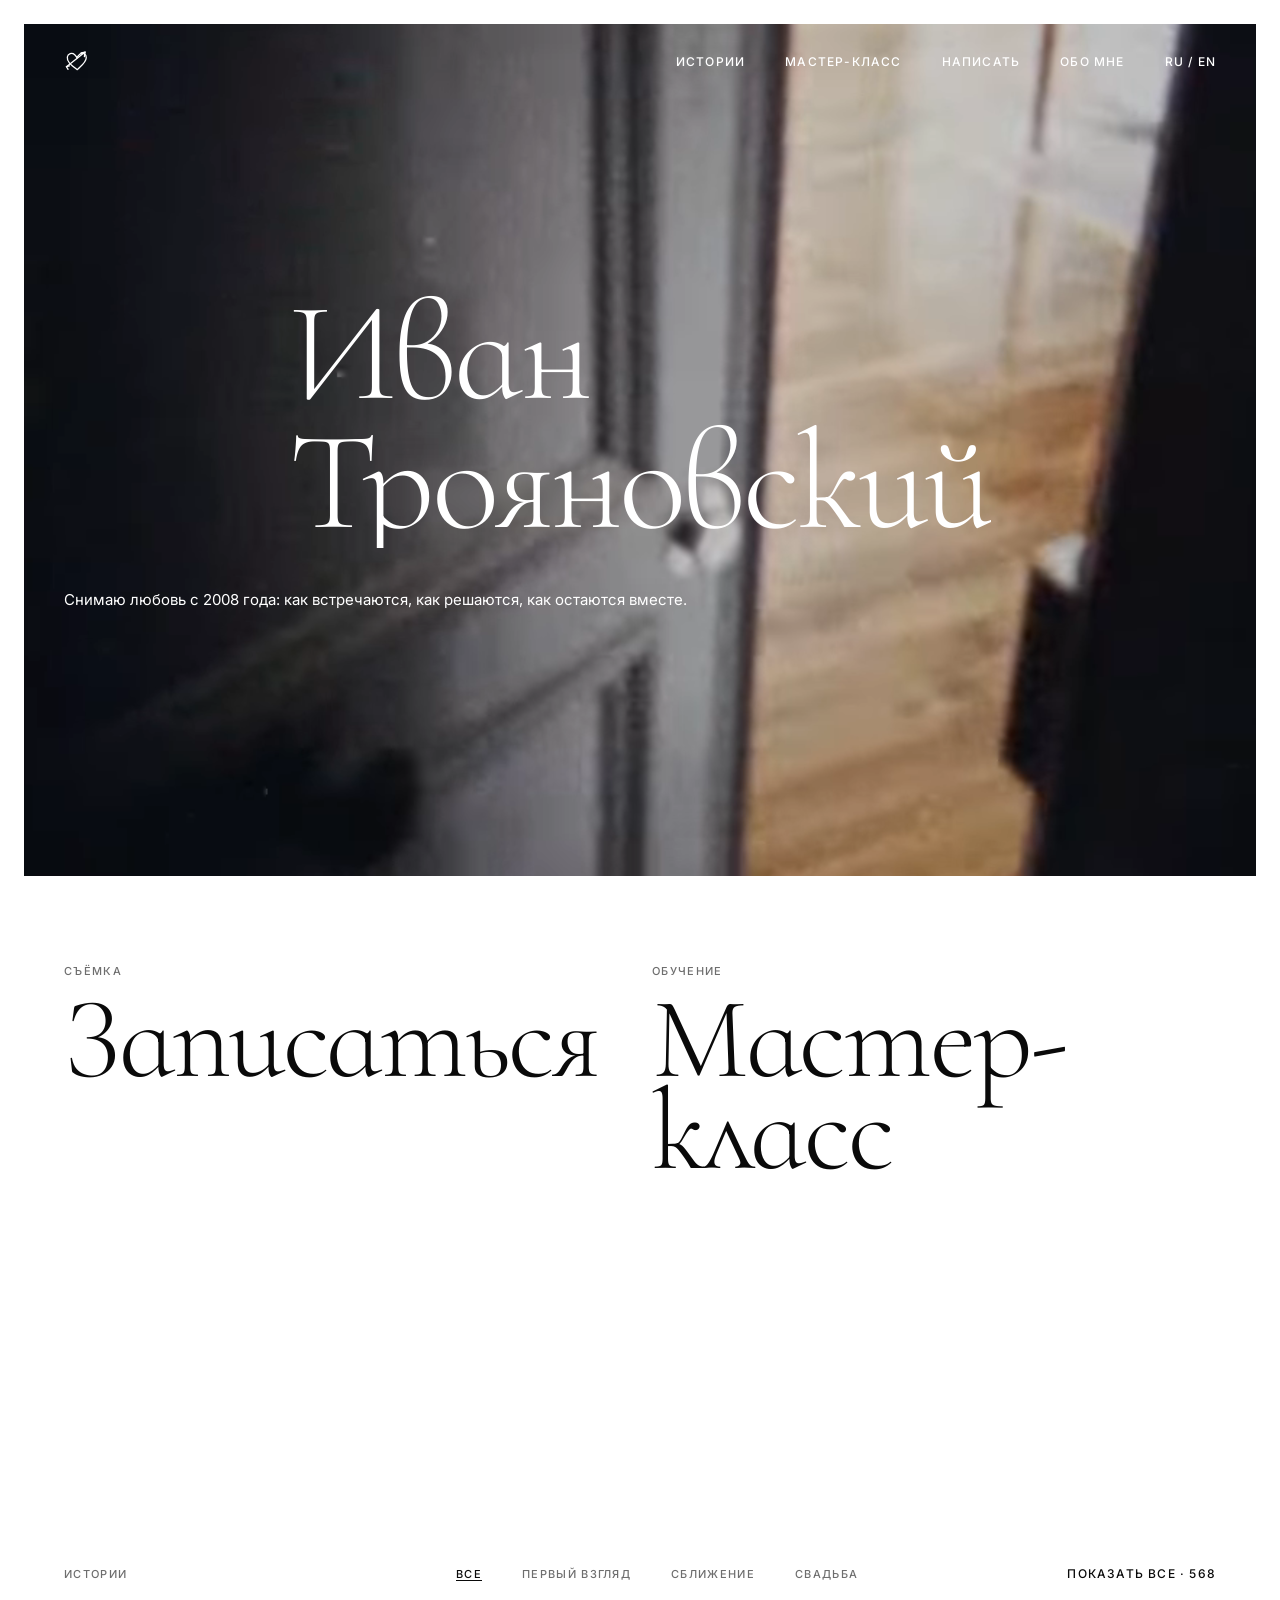
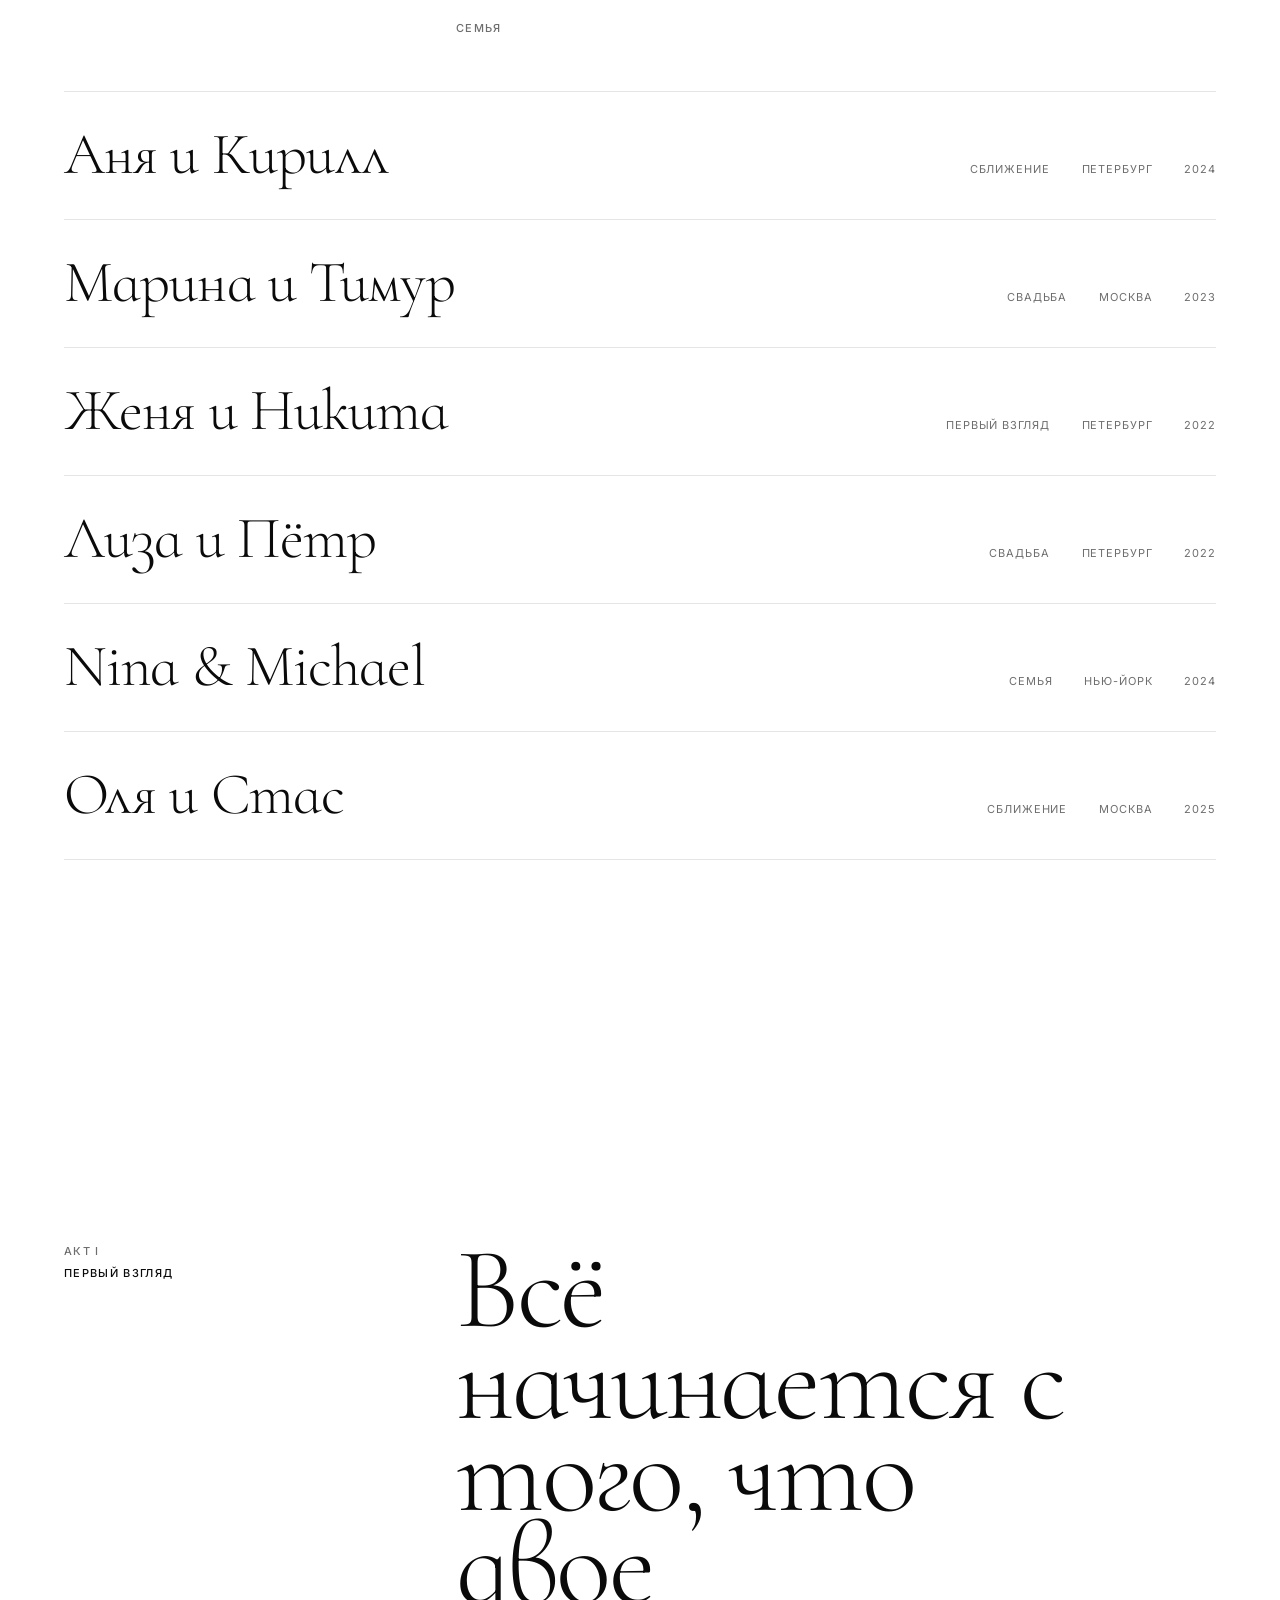
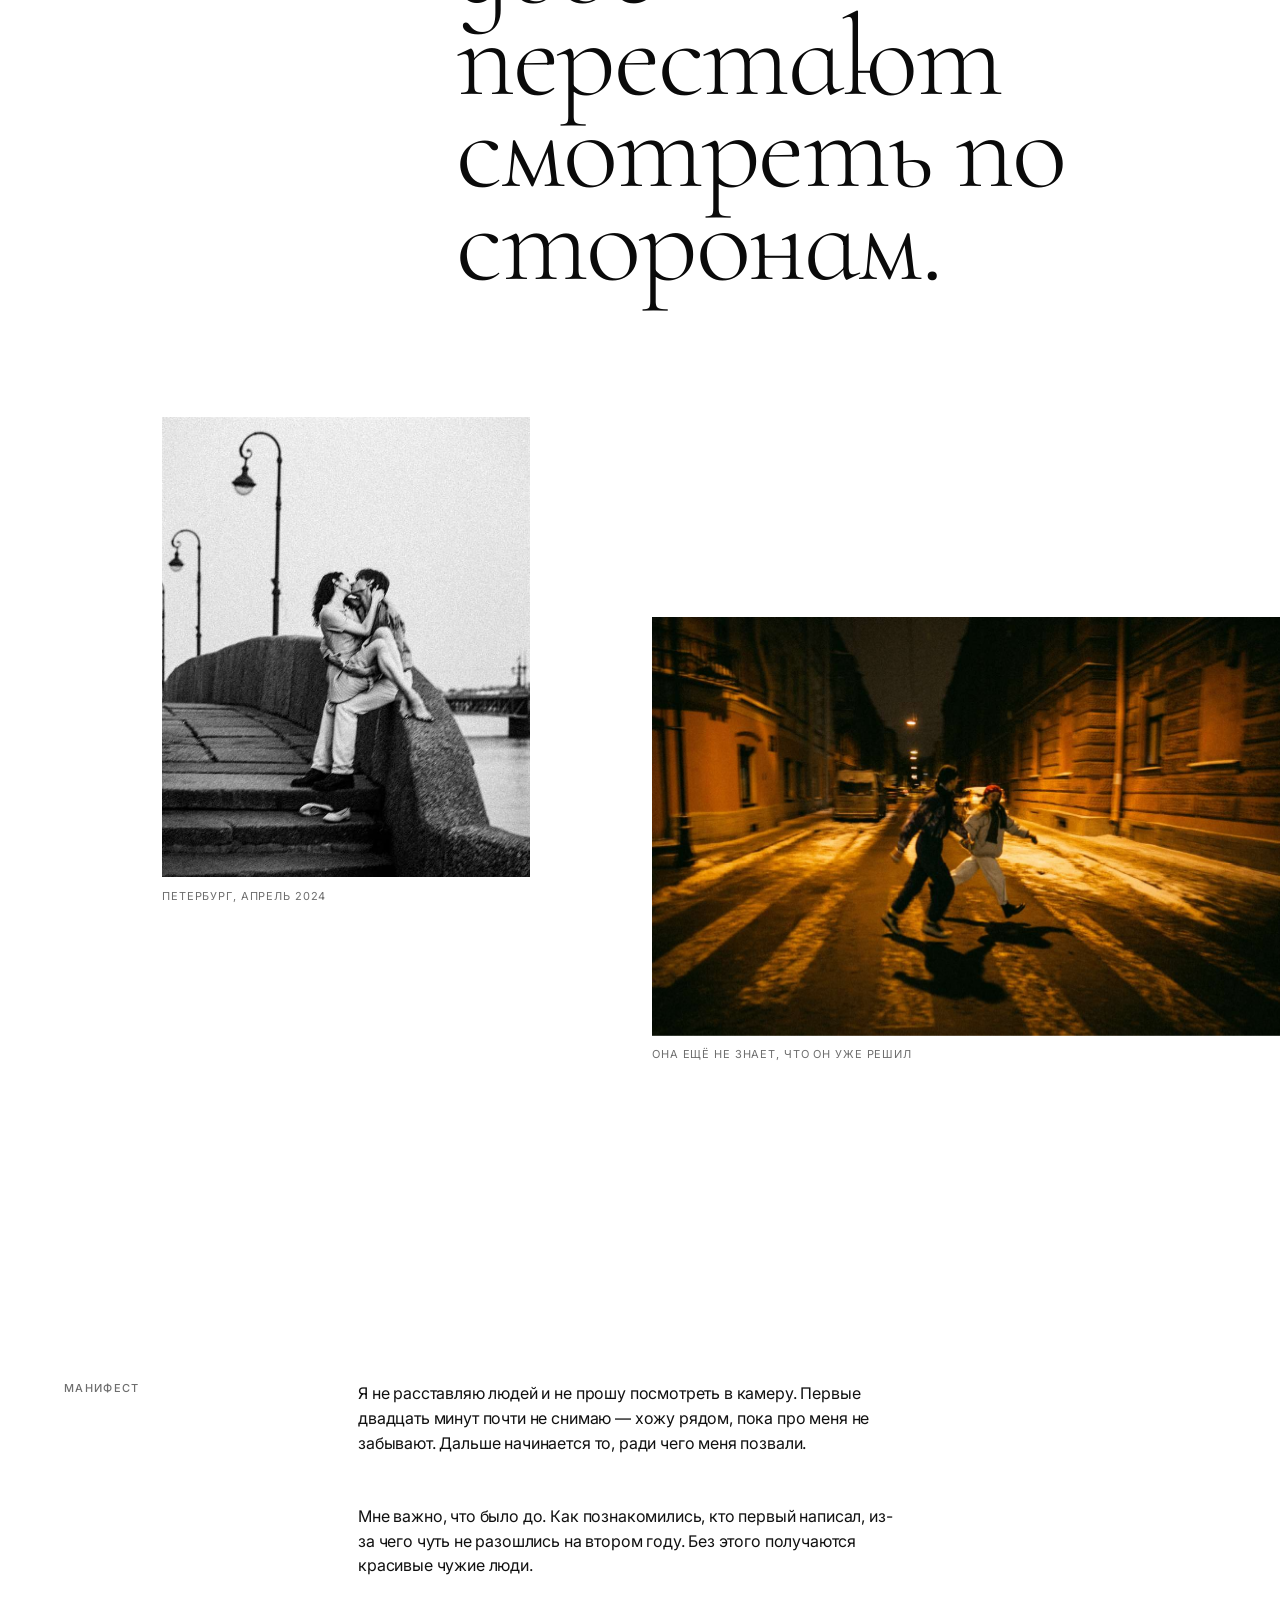
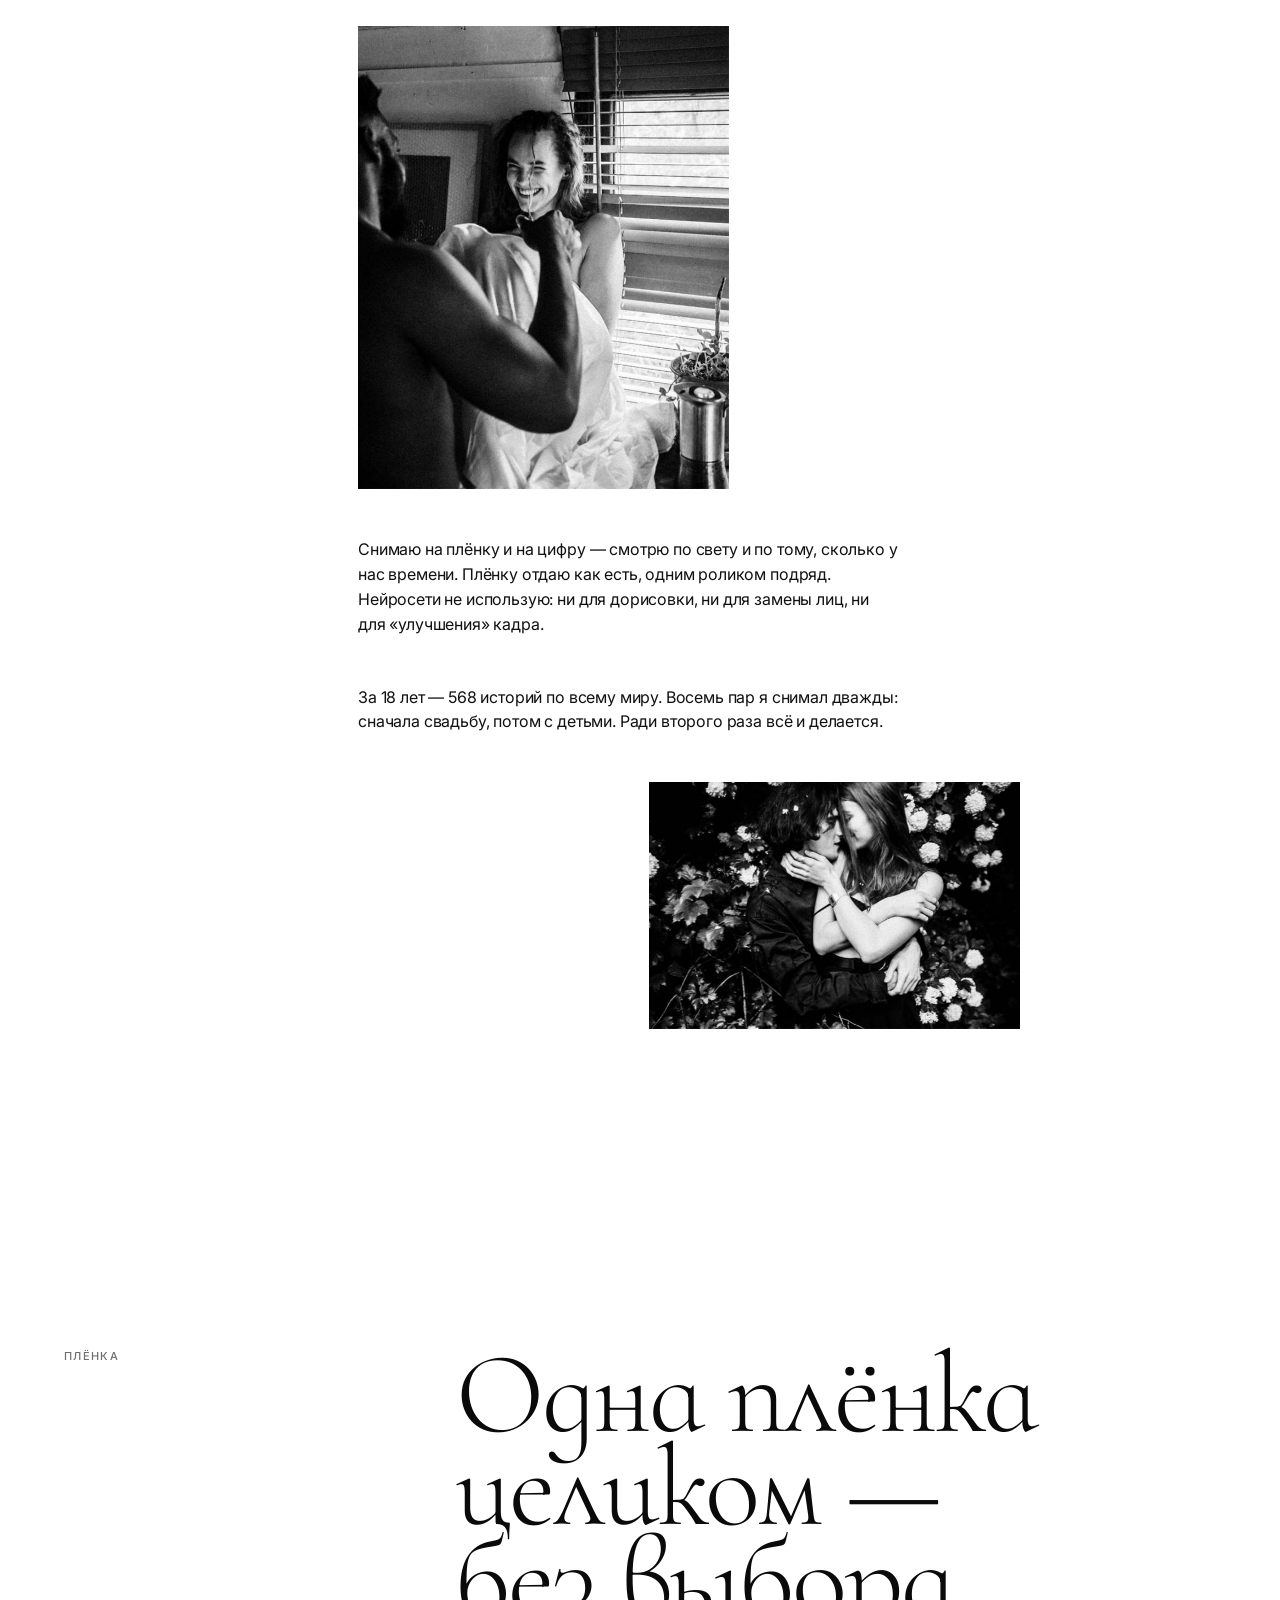
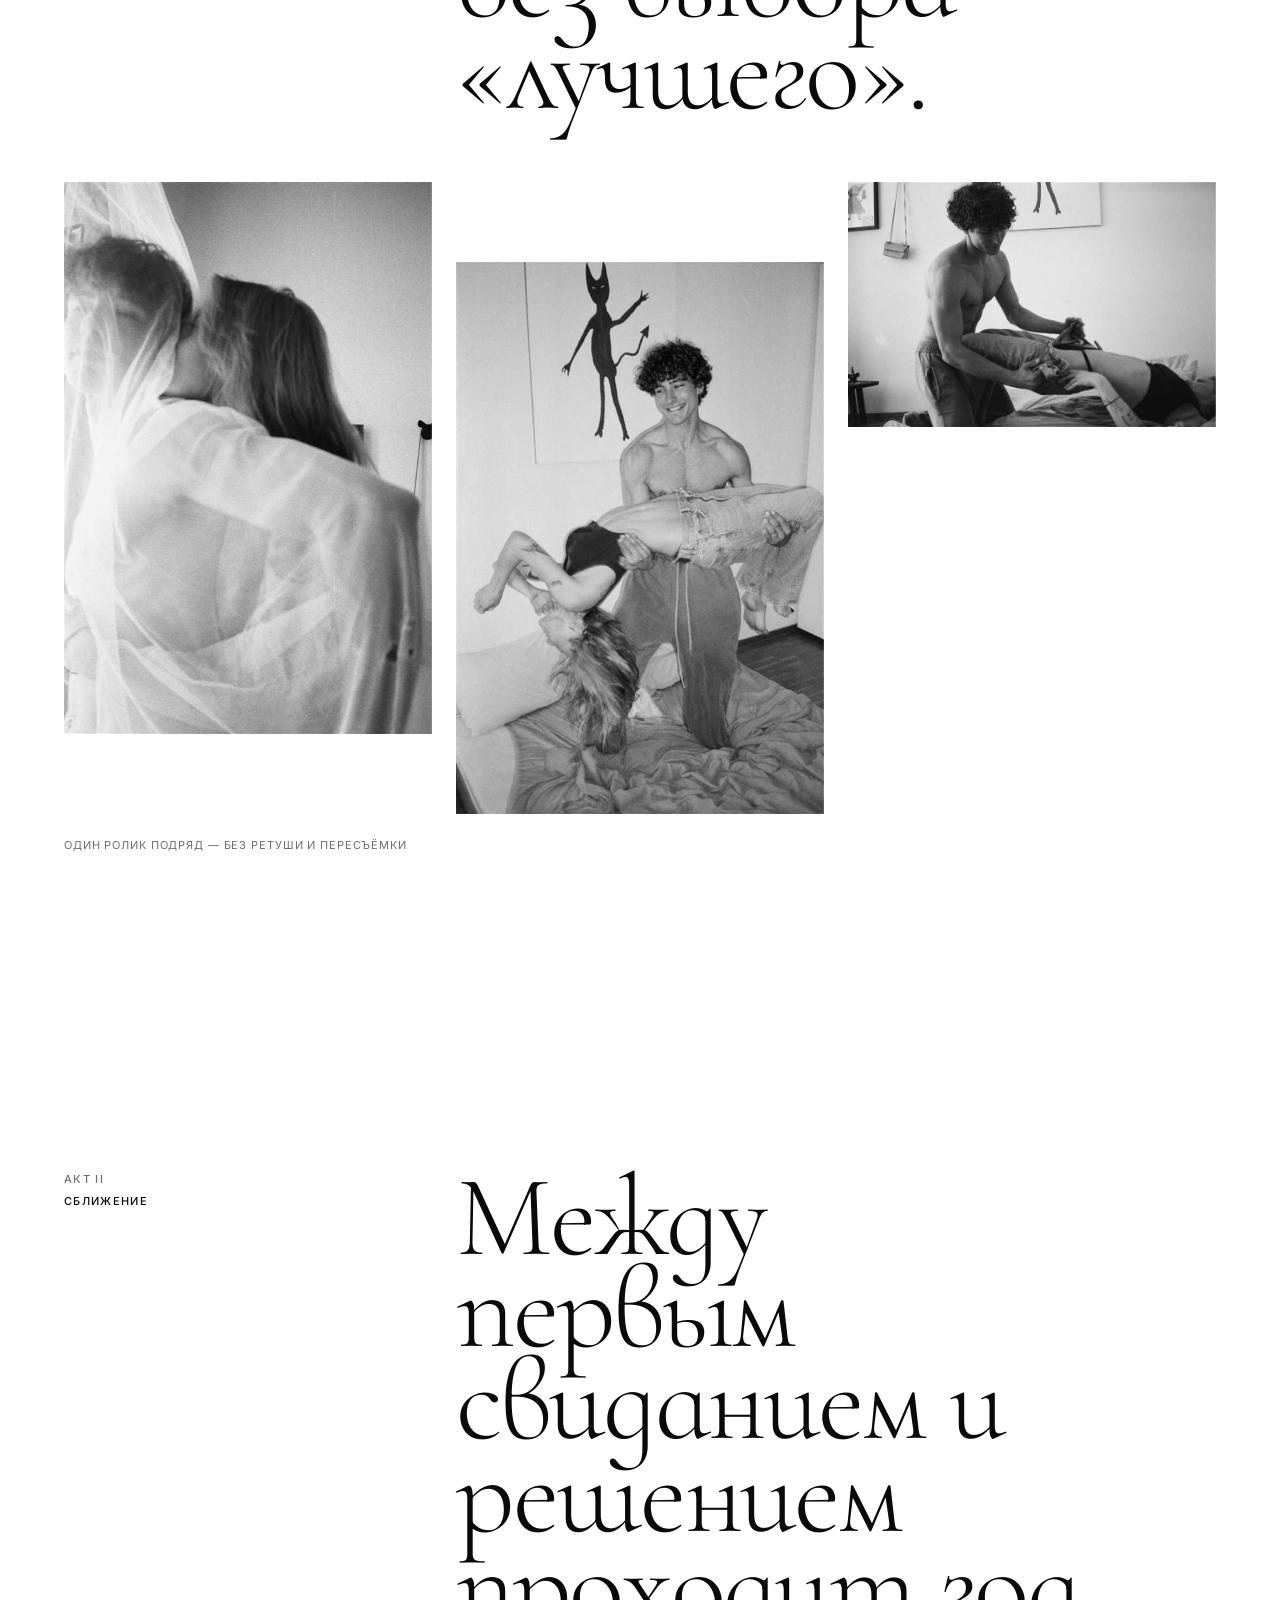
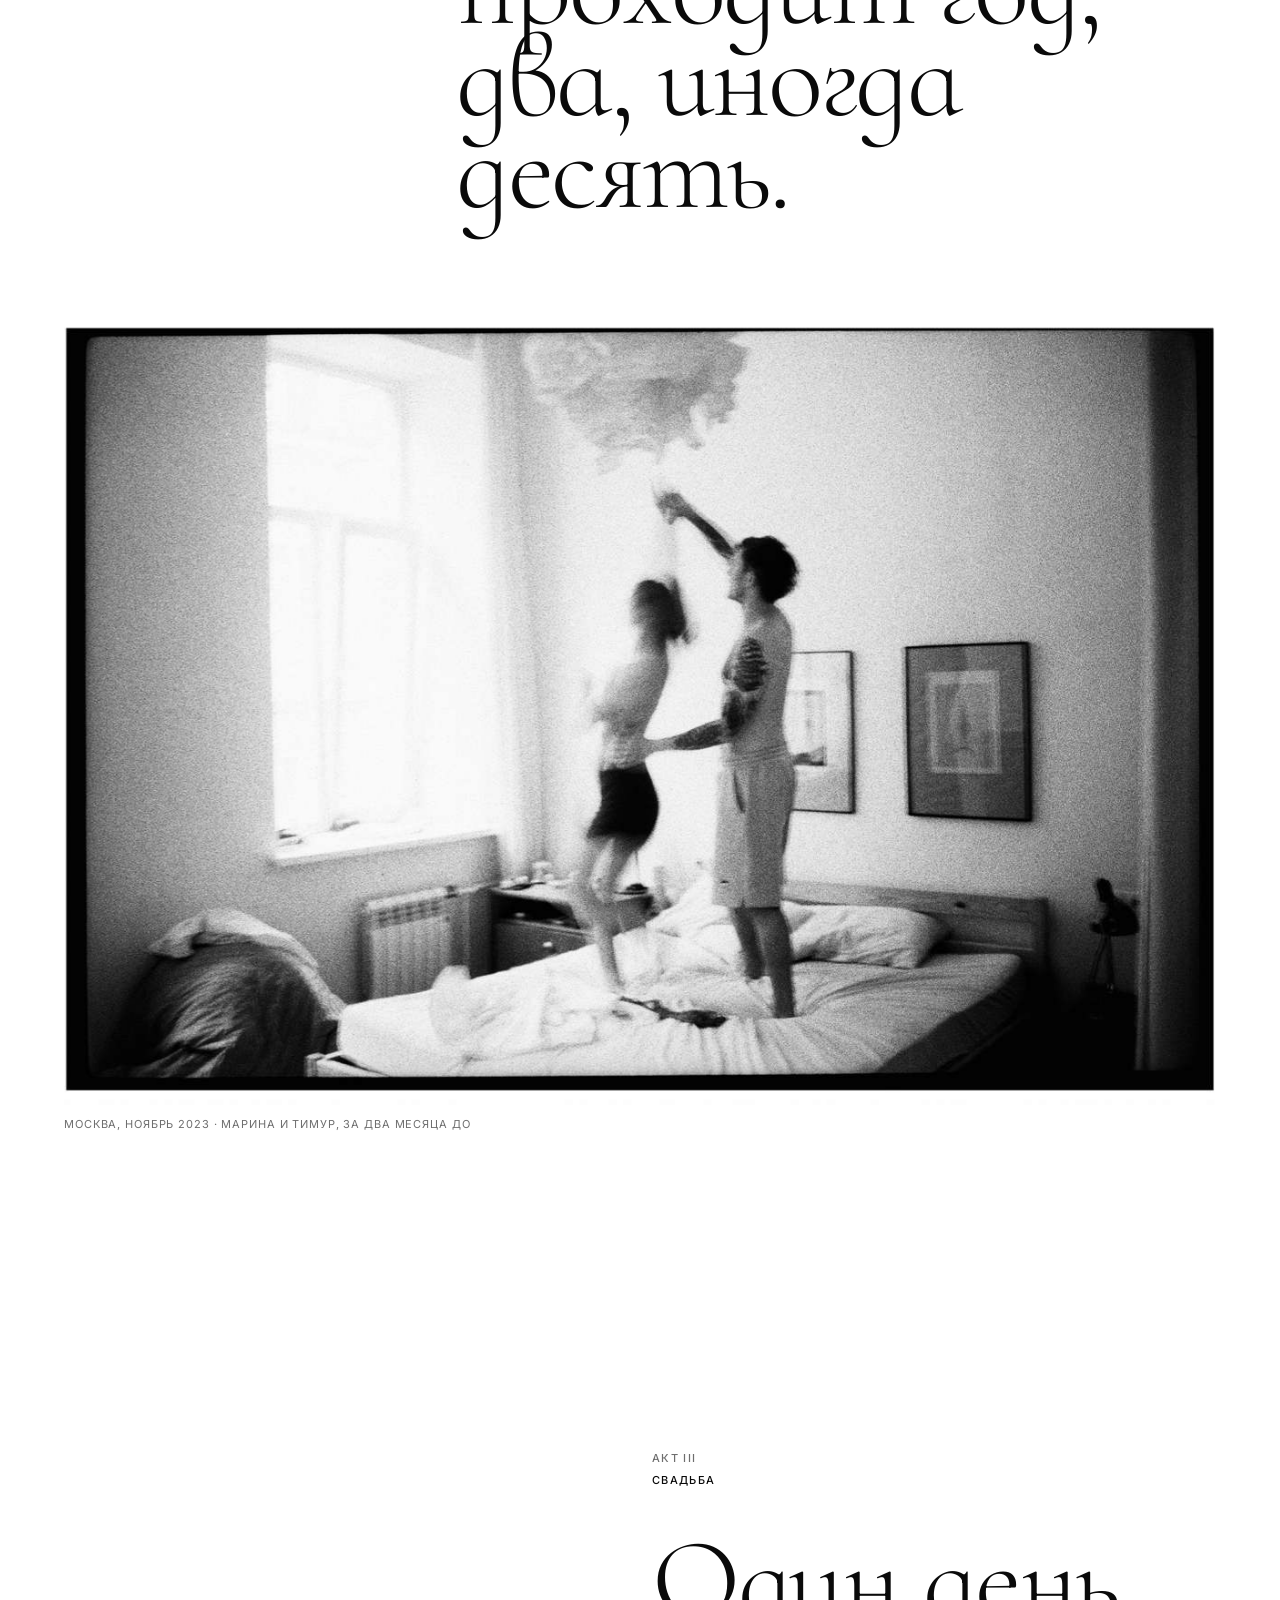
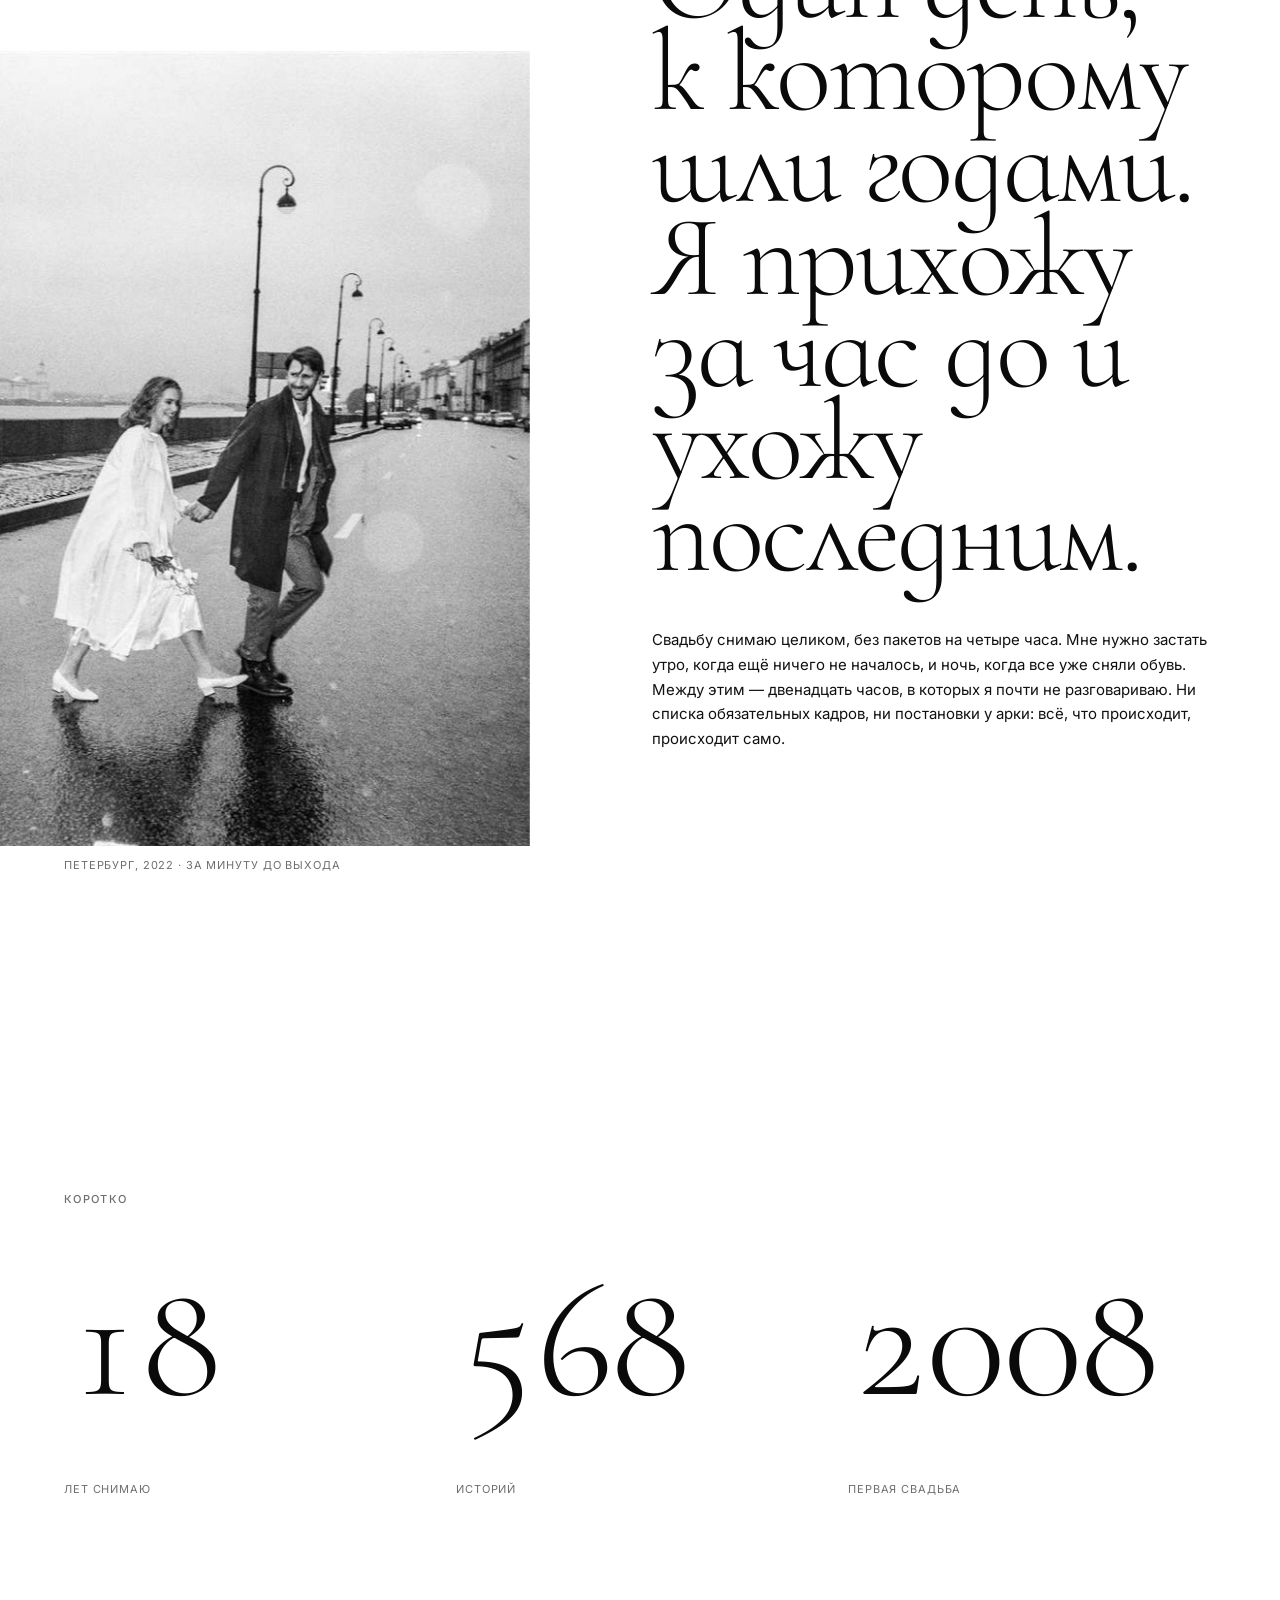
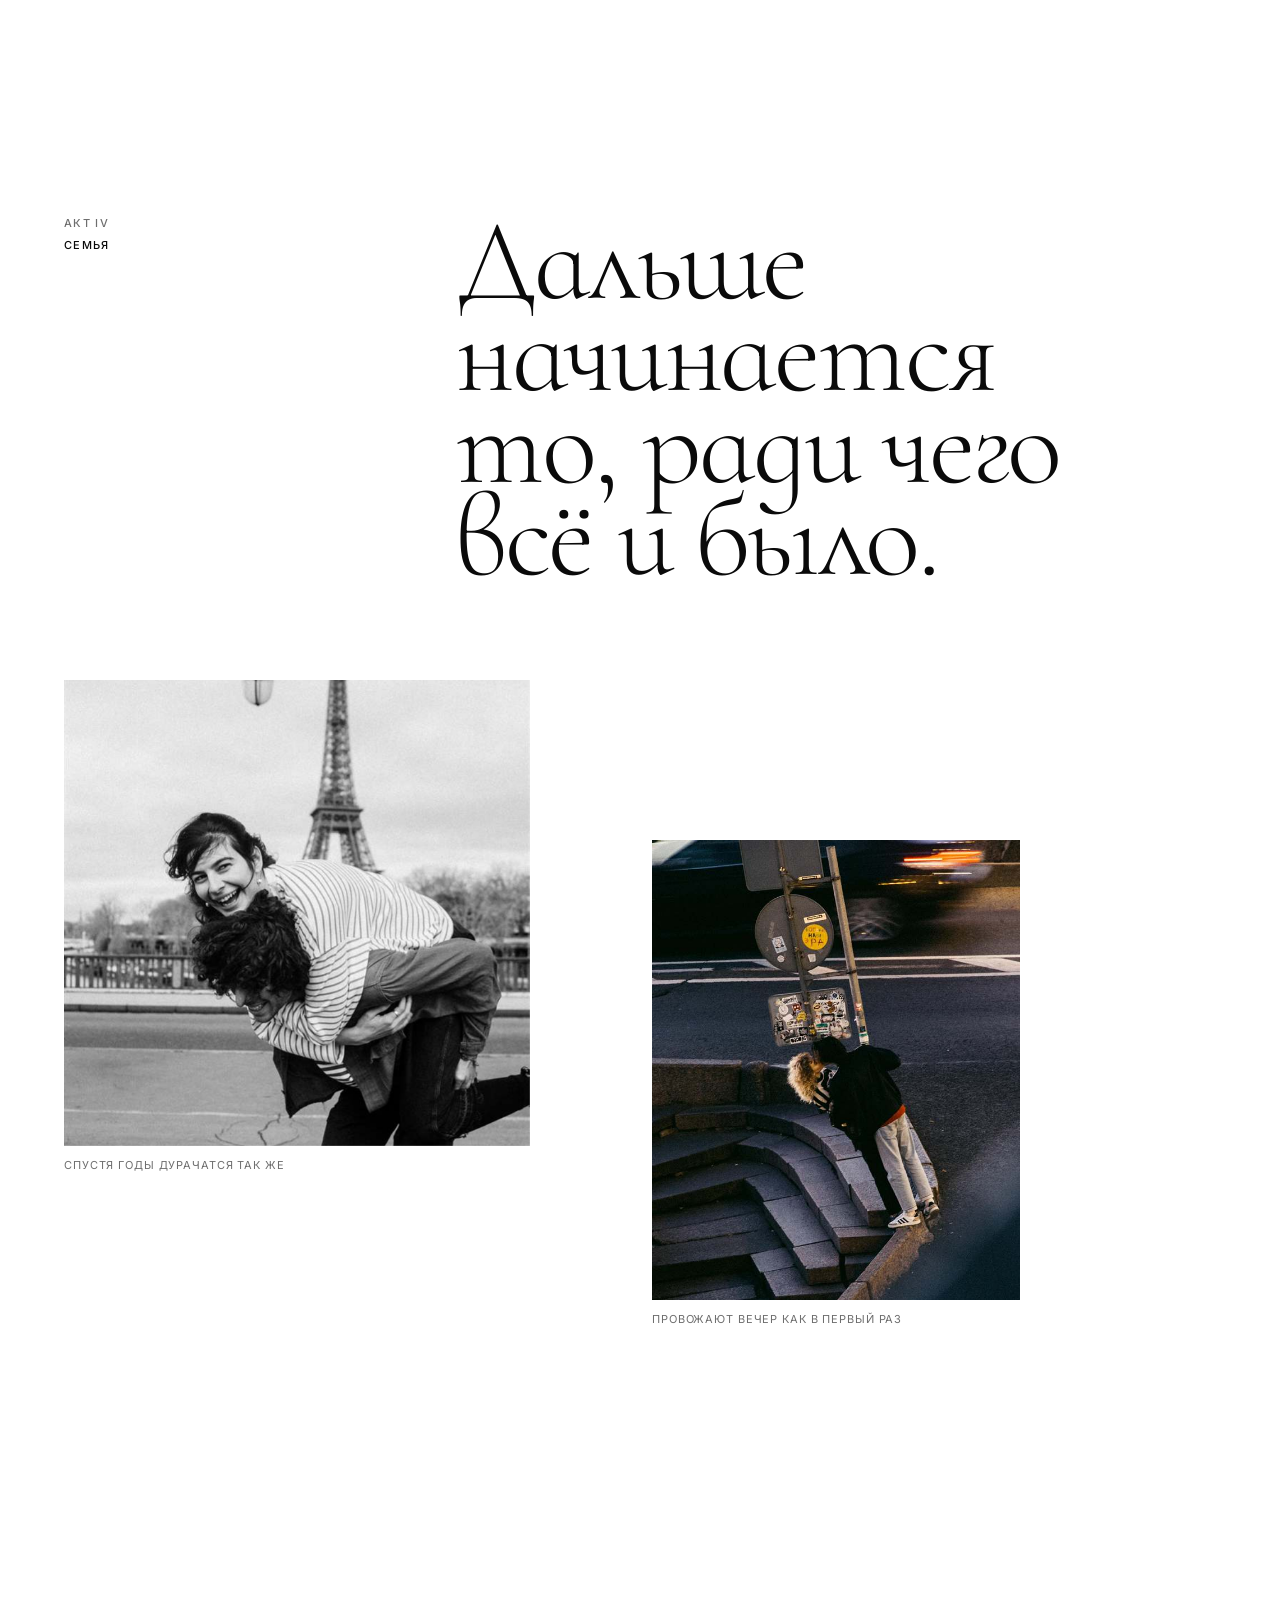
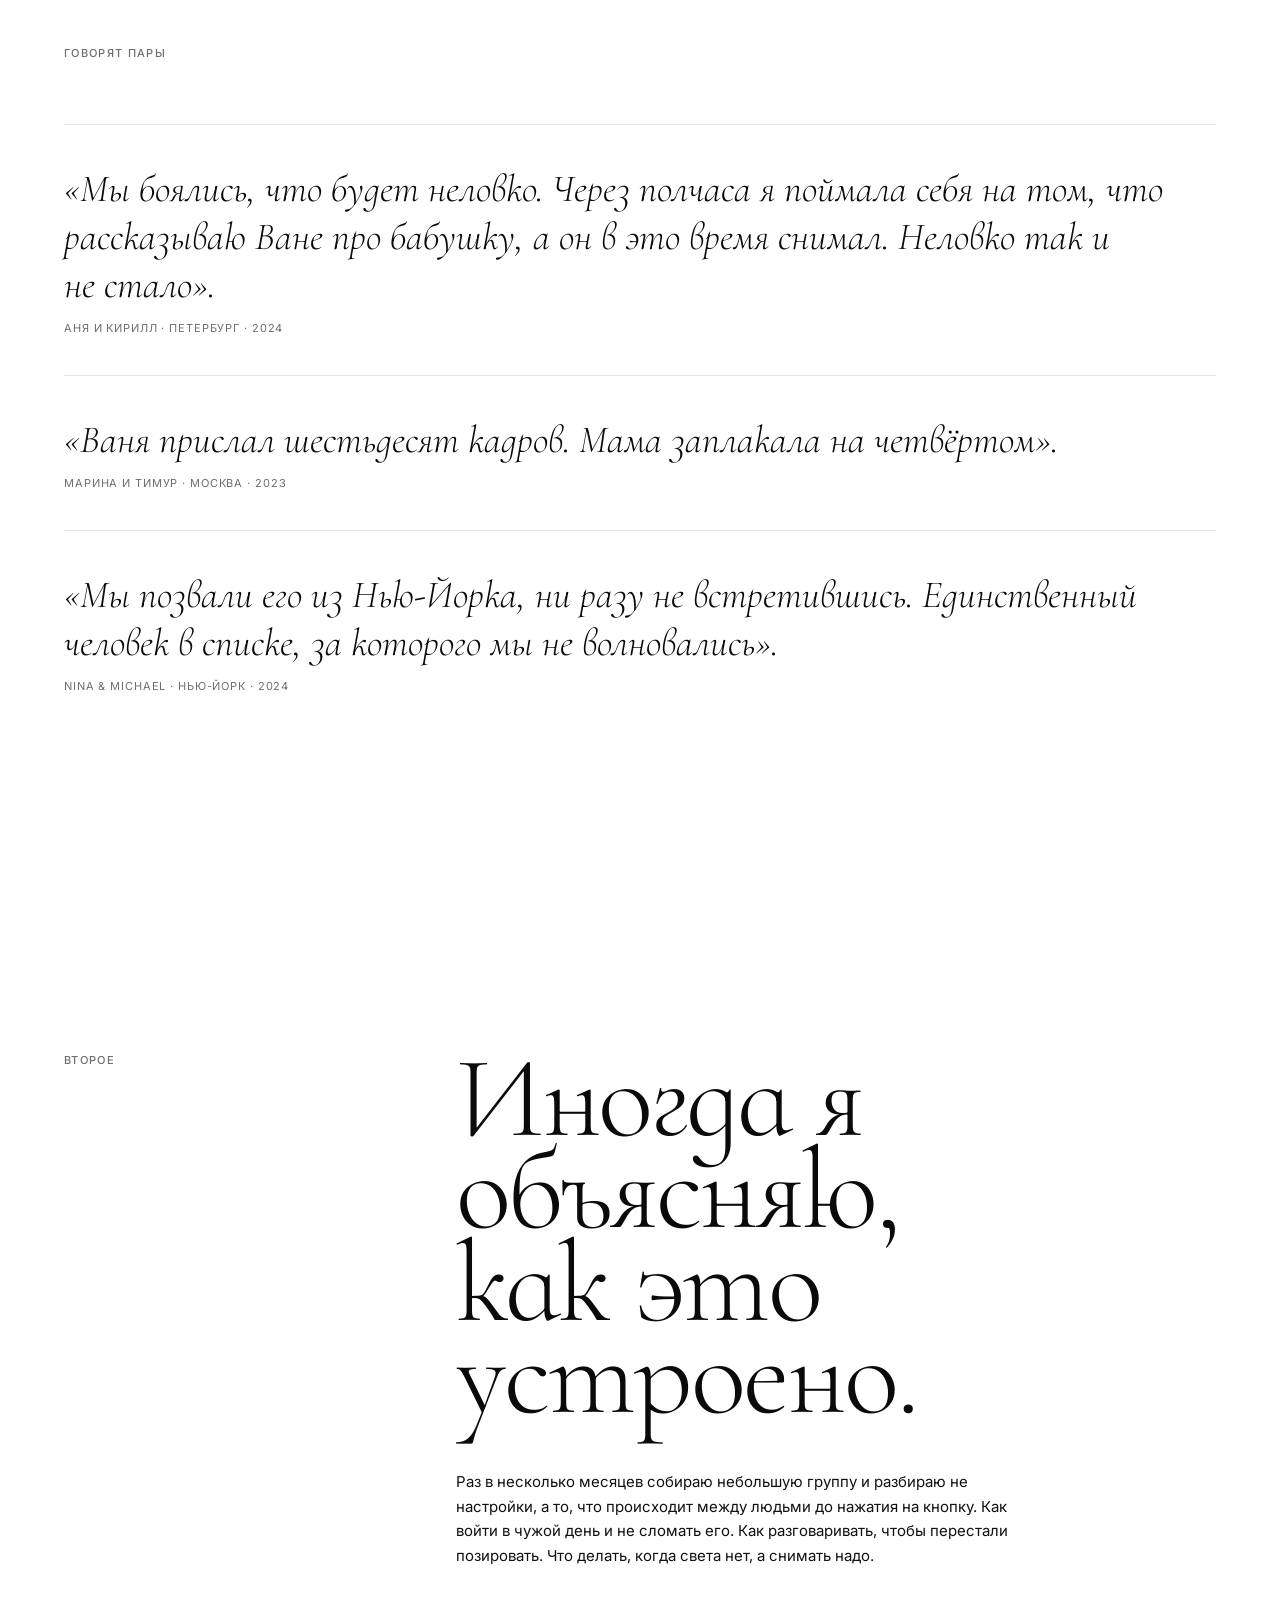
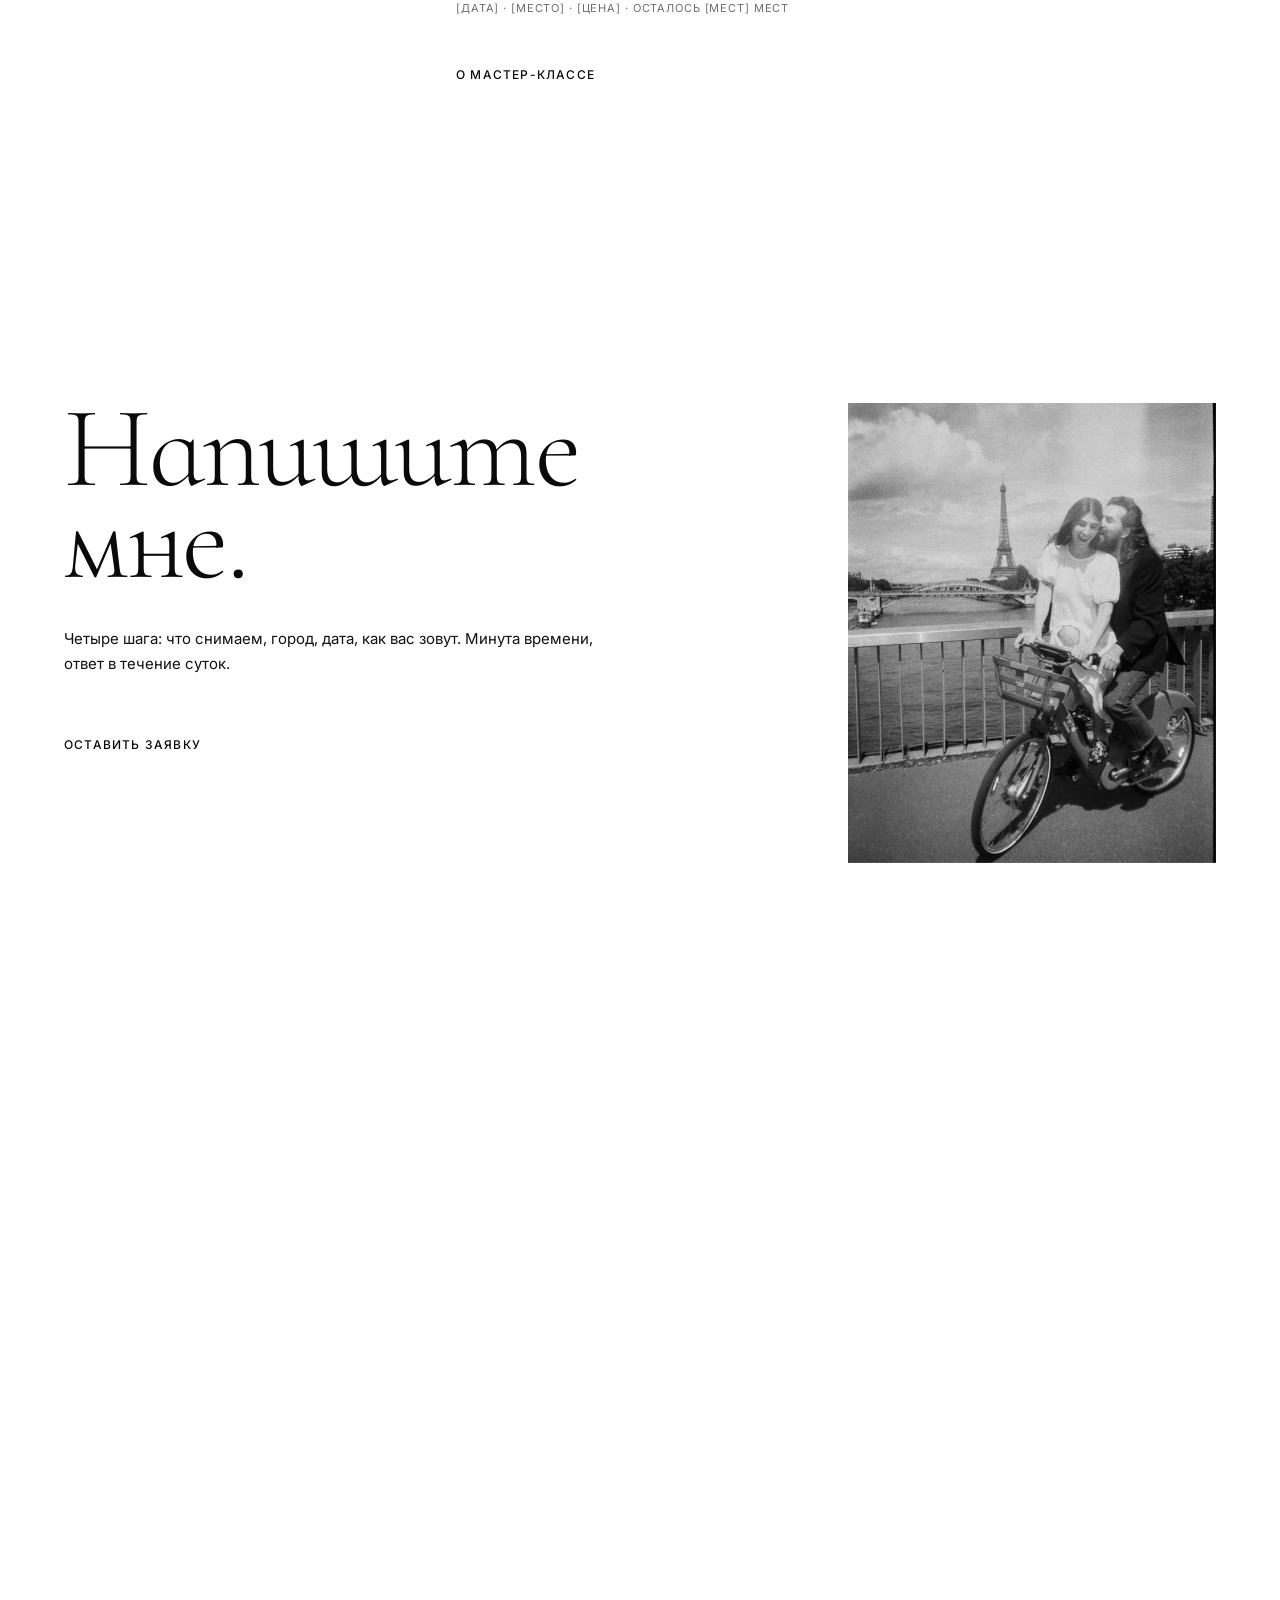
<file: index-centered.html>
<!doctype html>
<html lang="ru">
<head>
<meta charset="utf-8">
<meta name="viewport" content="width=device-width, initial-scale=1">
<title>Иван Трояновский — фотограф</title>
<meta name="description" content="Инди-фотограф. Снимаю любовь с 2008 года: love story, свадьбы, семьи. По всему миру.">
<meta name="robots" content="noindex">
<meta property="og:title" content="Иван Трояновский — фотограф">
<meta property="og:description" content="Снимаю любовь с 2008 года: как встречаются, как решаются, как остаются вместе.">
<meta property="og:image" content="img/hero-poster.jpg">
<meta property="og:type" content="website">
<link rel="preconnect" href="https://fonts.googleapis.com">
<link rel="preconnect" href="https://fonts.gstatic.com" crossorigin>
<!-- Хранилище видео героя: ранний коннект, чтобы буфер пошёл сразу (см. config.js). -->
<link rel="preconnect" href="https://378927d7-40c7-486c-a37f-a3b5c4f454a6.selstorage.ru" crossorigin>
<link rel="preload" as="image" href="img/hero-poster.jpg" fetchpriority="high">
<link rel="stylesheet" href="https://fonts.googleapis.com/css2?family=Cormorant+Infant:ital,wght@0,300;1,300&family=Inter:wght@400;500&display=swap">
<link rel="stylesheet" href="assets/base.css">
<link rel="stylesheet" href="assets/photo-tilt.css">
<link rel="stylesheet" href="assets/site.css">
<!-- Альтернативная центрированная раскладка. Основа сайта — index.html
     во всю ширину; этот файл держим для сравнения. -->
<link rel="stylesheet" href="assets/centered.css">
</head>
<body>

<!-- Прелоадер — § 8. Только имя антиквой в две строки; входит и уходит маской
     (§ 7.1). Держит первый экран, пока грузится видео героя; один раз за сессию.
     Логика — bindPreload() в site.js, снимается по canplay + минимальному
     времени, с жёстким потолком ожидания. -->
<div class="preload" id="preload">
  <p class="namemark" aria-label="Иван Трояновский">
    <span class="namemark-line"><span>Иван</span></span>
    <span class="namemark-line"><span>Трояновский</span></span>
  </p>
</div>

<header class="navbar">
  <a class="logo" href="/" aria-label="Иван Трояновский">
    <svg viewBox="0 0 32 32" width="26" height="26" fill="none" stroke="currentColor" stroke-width="1.6" stroke-linecap="round" stroke-linejoin="round" aria-hidden="true">
      <path d="M16.4 26.6 C 9.7 21.7, 3.1 17.3, 4.1 11.1 C 4.8 6.9, 9.7 5.2, 13.2 8.2 C 14.4 9.3, 15.3 10.8, 15.9 12.1 C 16.6 10.5, 17.8 8.7, 19.4 7.6 C 23.2 5, 27.7 7.3, 27.4 11.9 C 27, 18.2, 20.5 22, 16.4 26.6 Z"/>
      <path d="M3 23 L 26 5"/>
      <path d="M26 5 L 21.1 6 M26 5 L 25.1 10.7"/>
      <path d="M3 23 L 6.7 22 M3 23 L 5 26.2"/>
    </svg>
  </a>
  <nav class="navmenu" id="navmenu">
    <a class="nav" href="#istorii">Истории</a>
    <a class="nav" href="#masterclass">Мастер-класс</a>
    <a class="nav" href="#napisat">Написать</a>
    <a class="nav" href="#manifest">Обо мне</a>
    <a class="nav" href="/en/">RU / EN</a>
  </nav>
  <button class="burger" type="button" aria-label="Меню" aria-expanded="false" aria-controls="navmenu">
    <span></span><span></span>
  </button>
</header>

<main>

  <!-- Герой — единственное место, где кадр касается края экрана (DESIGN.md § 5). -->
  <section class="hero">
    <div class="herovideo mask">
      <video autoplay muted loop playsinline preload="auto" fetchpriority="high" poster="img/hero-poster.jpg"
             aria-label="Пара на видео, снятом Иваном Трояновским"></video>
    </div>
    <div class="heroname" id="heroname">
      <div class="wrap" style="width:100%">
        <div class="grid">
          <div class="heroname-inner" style="grid-column:3 / span 7">
            <p class="namemark" aria-label="Иван Трояновский">
              <span class="namemark-line"><span>Иван</span></span>
              <span class="namemark-line"><span>Трояновский</span></span>
            </p>
            <p class="herotag fu">Снимаю любовь с 2008 года: как встречаются, как решаются, как остаются вместе.</p>
          </div>
        </div>
      </div>
    </div>
  </section>

  <section class="wrap" style="padding-top:64px;padding-bottom:64px">
    <div class="grid fu" style="align-items:baseline">
      <div style="grid-column:1 / span 5">
        <a class="heroaction" href="zayavka.html">
          <p class="lbl">Съёмка</p>
          <p class="h3" style="margin-top:16px">Записаться</p>
        </a>
      </div>
      <div style="grid-column:7 / span 5">
        <a class="heroaction" href="#masterclass">
          <p class="lbl">Обучение</p>
          <p class="h3" style="margin-top:16px">Мастер-класс</p>
        </a>
      </div>
    </div>
  </section>

  <section class="sec wrap" id="istorii">
    <div class="grid fu" style="margin-bottom:56px;align-items:baseline">
      <div style="grid-column:1 / span 3"><p class="lbl">Истории</p></div>
      <div style="grid-column:5 / span 5">
        <div class="stages">
          <a class="stage on" href="#istorii">Все</a>
          <a class="stage" href="#istorii">Первый взгляд</a>
          <a class="stage" href="#istorii">Сближение</a>
          <a class="stage" href="#istorii">Свадьба</a>
          <a class="stage" href="#istorii">Семья</a>
        </div>
      </div>
      <div style="grid-column:11 / span 2;text-align:right"><a class="nav" href="#istorii">Показать все · 568</a></div>
    </div>

    <div class="bigindex fu">
      <a class="brow" href="#istorii">
        <span class="bname">Аня и Кирилл</span>
        <span class="bmeta"><span class="cap" style="margin:0">Сближение</span><span class="cap" style="margin:0">Петербург</span><time class="cap" style="margin:0" datetime="2024">2024</time></span>
      </a>
      <a class="brow" href="#istorii">
        <span class="bname">Марина и Тимур</span>
        <span class="bmeta"><span class="cap" style="margin:0">Свадьба</span><span class="cap" style="margin:0">Москва</span><time class="cap" style="margin:0" datetime="2023">2023</time></span>
      </a>
      <a class="brow" href="#istorii">
        <span class="bname">Женя и Никита</span>
        <span class="bmeta"><span class="cap" style="margin:0">Первый взгляд</span><span class="cap" style="margin:0">Петербург</span><time class="cap" style="margin:0" datetime="2022">2022</time></span>
      </a>
      <a class="brow" href="#istorii">
        <span class="bname">Лиза и Пётр</span>
        <span class="bmeta"><span class="cap" style="margin:0">Свадьба</span><span class="cap" style="margin:0">Петербург</span><time class="cap" style="margin:0" datetime="2022">2022</time></span>
      </a>
      <a class="brow" href="#istorii">
        <span class="bname">Nina &amp; Michael</span>
        <span class="bmeta"><span class="cap" style="margin:0">Семья</span><span class="cap" style="margin:0">Нью-Йорк</span><time class="cap" style="margin:0" datetime="2024">2024</time></span>
      </a>
      <a class="brow" href="#istorii">
        <span class="bname">Оля и Стас</span>
        <span class="bmeta"><span class="cap" style="margin:0">Сближение</span><span class="cap" style="margin:0">Москва</span><time class="cap" style="margin:0" datetime="2025">2025</time></span>
      </a>
      <div class="thumb-follow"><div class="inner ph"><img src="img/v13.jpg" alt="Аня и Кирилл обнимаются на ступенях у воды, Петербург" loading="lazy"></div></div>
      <div class="thumb-follow"><div class="inner ph"><img src="img/q07.jpg" alt="Марина и Тимур бегут по набережной, Москва" loading="lazy"></div></div>
      <div class="thumb-follow"><div class="inner ph"><img src="img/v06.jpg" alt="Ночная улица с жёлтым такси, Петербург" loading="lazy"></div></div>
      <div class="thumb-follow"><div class="inner ph"><img src="img/q09.jpg" alt="Лиза и Пётр в светлой комнате с развевающейся простынёй, Петербург" loading="lazy"></div></div>
      <div class="thumb-follow"><div class="inner ph"><img src="img/q08.jpg" alt="Карусель в движении, Нью-Йорк" loading="lazy"></div></div>
      <div class="thumb-follow"><div class="inner ph"><img src="img/w02.jpg" alt="Оля и Стас целуются зимой в вязаных шапках, Москва" loading="lazy"></div></div>
    </div>
    <div style="height:64px"></div>
  </section>

  <section class="sec wrap">
    <div class="grid fu">
      <div style="grid-column:1 / span 3">
        <p class="lbl">Акт I</p>
        <p class="lbl" style="color:var(--ink);margin-top:8px">Первый взгляд</p>
      </div>
      <div style="grid-column:5 / span 7">
        <h2 class="h2">Всё начинается с того, что двое перестают смотреть по сторонам.</h2>
      </div>
    </div>
    <div class="grid" style="margin-top:128px;align-items:start">
      <div style="grid-column:2 / span 4">
        <figure style="margin:0">
          <div class="mask reveal" data-tilt><div class="inner ph" style="aspect-ratio:4/5"><img src="img/q02.jpg" alt="Двое на гранитных ступенях у воды, Петербург" loading="lazy"></div></div>
          <figcaption class="cap">Петербург, апрель 2024</figcaption>
        </figure>
      </div>
      <div style="grid-column:7 / span 6;margin-top:200px">
        <figure style="margin:0">
          <div class="mask reveal d2 bleed" data-tilt><div class="inner ph" style="aspect-ratio:3/2"><img src="img/w01.jpg" alt="Пара идёт по ночной улице в свете фонарей, Москва" loading="lazy"></div></div>
          <figcaption class="cap">Она ещё не знает, что он уже решил</figcaption>
        </figure>
      </div>
    </div>
  </section>

  <section class="sec wrap" id="manifest">
    <div class="grid">
      <div style="grid-column:1 / span 2"><p class="lbl fu">Манифест</p></div>
      <div style="grid-column:4 / span 7;display:flex;flex-direction:column;gap:48px">
        <p class="lead fu">Я не расставляю людей и не прошу посмотреть в камеру. Первые двадцать минут почти не снимаю — хожу рядом, пока про меня не забывают. Дальше начинается то, ради чего меня позвали.</p>
        <p class="lead fu">Мне важно, что было до. Как познакомились, кто первый написал, из-за чего чуть не разошлись на втором году. Без этого получаются красивые чужие люди.</p>
        <div class="mask reveal" data-tilt style="width:56%"><div class="inner ph" style="aspect-ratio:4/5"><img src="img/v14.jpg" alt="Она смеётся, завёрнутая в простыню, у окна" loading="lazy"></div></div>
        <p class="lead fu">Снимаю на плёнку и на цифру — смотрю по свету и по тому, сколько у нас времени. Плёнку отдаю как есть, одним роликом подряд. Нейросети не использую: ни для дорисовки, ни для замены лиц, ни для «улучшения» кадра.</p>
        <p class="lead fu">За 18 лет — 568 историй по всему миру. Восемь пар я снимал дважды: сначала свадьбу, потом с детьми. Ради второго раза всё и делается.</p>
        <div class="mask reveal d2" data-tilt style="width:56%;align-self:flex-end"><div class="inner ph" style="aspect-ratio:3/2"><img src="img/q06.jpg" alt="Пара целуется среди белых цветов" loading="lazy"></div></div>
      </div>
    </div>
  </section>

  <section class="sec wrap">
    <div class="grid fu" style="margin-bottom:64px">
      <div style="grid-column:1 / span 3"><p class="lbl">Плёнка</p></div>
      <div style="grid-column:5 / span 7"><h3 class="h3">Одна плёнка целиком — без выбора «лучшего».</h3></div>
    </div>
    <div class="grid" style="align-items:start">
      <div style="grid-column:1 / span 4">
        <div class="mask reveal" data-tilt><div class="inner ph" style="aspect-ratio:2/3"><img src="img/lf01.jpg" alt="Силуэт поцелуя сквозь занавесь" loading="lazy"></div></div>
      </div>
      <div style="grid-column:5 / span 4;margin-top:80px">
        <div class="mask reveal d1" data-tilt><div class="inner ph" style="aspect-ratio:2/3"><img src="img/lf02.jpg" alt="Он поднимает её на руки, оба смеются" loading="lazy"></div></div>
      </div>
      <div style="grid-column:9 / span 4">
        <div class="mask reveal d2" data-tilt><div class="inner ph" style="aspect-ratio:3/2"><img src="img/lf03.jpg" alt="Подушечный бой в постели" loading="lazy"></div></div>
      </div>
    </div>
    <p class="cap fu" style="margin-top:24px">Один ролик подряд — без ретуши и пересъёмки</p>
  </section>

  <section class="sec">
    <div class="wrap">
      <div class="grid fu" style="margin-bottom:96px">
        <div style="grid-column:1 / span 3">
          <p class="lbl">Акт II</p>
          <p class="lbl" style="color:var(--ink);margin-top:8px">Сближение</p>
        </div>
        <div style="grid-column:5 / span 7">
          <h2 class="h2">Между первым свиданием и решением проходит год, два, иногда десять.</h2>
        </div>
      </div>
      <figure style="margin:0">
        <!-- Анимация снята по запросу (2026-09-04): кадр без раскрытия маской. -->
        <div class="mask" data-tilt><div class="inner ph" style="height:88vh;min-height:420px"><img src="img/w03.jpg" alt="Марина и Тимур дурачатся на кровати в гостиничном номере, Москва" loading="lazy"></div></div>
        <figcaption class="cap" style="margin-top:12px">Москва, ноябрь 2023 · Марина и Тимур, за два месяца до</figcaption>
      </figure>
    </div>
  </section>

  <section class="sec wrap">
    <div class="grid" style="align-items:end">
      <!-- Вылет за край ровно с одной стороны — техника из § 5, отступ не отменяет. -->
      <div style="grid-column:1 / span 5;margin-left:calc(var(--page-margin) * -1);width:calc(100% + var(--page-margin))">
        <figure style="margin:0">
          <div class="mask reveal" data-tilt><div class="inner ph" style="aspect-ratio:2/3"><img src="img/q07.jpg" alt="Жених и невеста бегут по набережной, Петербург" loading="lazy"></div></div>
          <figcaption class="cap" style="margin-left:var(--page-margin)">Петербург, 2022 · за минуту до выхода</figcaption>
        </figure>
      </div>
      <div class="fu" style="grid-column:7 / span 6;padding-bottom:120px">
        <p class="lbl">Акт III</p>
        <p class="lbl" style="color:var(--ink);margin-top:8px;margin-bottom:48px">Свадьба</p>
        <h2 class="h2">Один день, к которому шли годами. Я прихожу за час до и ухожу последним.</h2>
        <p class="txt" style="margin-top:48px">Свадьбу снимаю целиком, без пакетов на четыре часа. Мне нужно застать утро, когда ещё ничего не началось, и ночь, когда все уже сняли обувь. Между этим — двенадцать часов, в которых я почти не разговариваю. Ни списка обязательных кадров, ни постановки у арки: всё, что происходит, происходит само.</p>
      </div>
    </div>
  </section>

  <section class="sec wrap">
    <p class="lbl fu" style="margin-bottom:64px">Коротко</p>
    <div class="stats">
      <div>
        <span class="tmask num"><span class="rise">18</span></span>
        <p class="cap">лет снимаю</p>
      </div>
      <div>
        <span class="tmask num"><span class="rise d1">568</span></span>
        <p class="cap">историй</p>
      </div>
      <div>
        <span class="tmask num"><span class="rise d2">2008</span></span>
        <p class="cap">первая свадьба</p>
      </div>
    </div>
  </section>

  <section class="sec wrap">
    <div class="grid fu" style="margin-bottom:96px">
      <div style="grid-column:1 / span 3">
        <p class="lbl">Акт IV</p>
        <p class="lbl" style="color:var(--ink);margin-top:8px">Семья</p>
      </div>
      <div style="grid-column:5 / span 7">
        <h2 class="h2">Дальше начинается то, ради чего всё и было.</h2>
      </div>
    </div>
    <div class="grid" style="align-items:start">
      <div style="grid-column:1 / span 5">
        <figure style="margin:0">
          <div class="mask reveal" data-tilt><div class="inner ph" style="aspect-ratio:1/1"><img src="img/q04.jpg" alt="Пара шутливо идёт, взвалив друг друга на спину, на фоне Эйфелевой башни" loading="lazy"></div></div>
          <figcaption class="cap">Спустя годы дурачатся так же</figcaption>
        </figure>
      </div>
      <div style="grid-column:7 / span 4;margin-top:160px">
        <figure style="margin:0">
          <div class="mask reveal d2" data-tilt><div class="inner ph" style="aspect-ratio:4/5"><img src="img/q01.jpg" alt="Пара целуется у ночной дороги" loading="lazy"></div></div>
          <figcaption class="cap">Провожают вечер как в первый раз</figcaption>
        </figure>
      </div>
    </div>
  </section>

  <section class="sec wrap">
    <p class="lbl fu" style="margin-bottom:64px">Говорят пары</p>
    <div class="voicewrap fu">
      <div class="voice">
        <p class="q">«Мы боялись, что будет неловко. Через полчаса я поймала себя на том, что рассказываю Ване про бабушку, а он в это время снимал. Неловко так и не стало».</p>
        <p class="cap">Аня и Кирилл · Петербург · 2024</p>
      </div>
      <div class="voice">
        <p class="q">«Ваня прислал шестьдесят кадров. Мама заплакала на четвёртом».</p>
        <p class="cap">Марина и Тимур · Москва · 2023</p>
      </div>
      <div class="voice">
        <p class="q">«Мы позвали его из Нью-Йорка, ни разу не встретившись. Единственный человек в списке, за которого мы не волновались».</p>
        <p class="cap">Nina &amp; Michael · Нью-Йорк · 2024</p>
      </div>
      <div class="thumb-follow"><div class="inner ph"><img src="img/v13.jpg" alt="Аня и Кирилл обнимаются на ступенях у воды, Петербург" loading="lazy"></div></div>
      <div class="thumb-follow"><div class="inner ph"><img src="img/q07.jpg" alt="Марина и Тимур бегут по набережной, Москва" loading="lazy"></div></div>
      <div class="thumb-follow"><div class="inner ph"><img src="img/q08.jpg" alt="Карусель в движении, Нью-Йорк" loading="lazy"></div></div>
    </div>
  </section>

  <section class="sec wrap" id="masterclass">
    <div class="grid">
      <div style="grid-column:1 / span 3"><p class="lbl">Второе</p></div>
      <div class="fu" style="grid-column:5 / span 7">
        <h2 class="h2">Иногда я объясняю, как это устроено.</h2>
        <p class="txt" style="margin-top:48px">Раз в несколько месяцев собираю небольшую группу и разбираю не настройки, а то, что происходит между людьми до нажатия на кнопку. Как войти в чужой день и не сломать его. Как разговаривать, чтобы перестали позировать. Что делать, когда света нет, а снимать надо.</p>
        <p class="cap" style="margin-top:32px">[ДАТА] · [МЕСТО] · [ЦЕНА] · осталось [МЕСТ] мест</p>
        <p style="margin-top:48px"><a class="nav" href="#masterclass">О мастер-классе</a></p>
      </div>
    </div>
  </section>

  <section class="sec wrap" id="napisat">
    <div class="grid">
      <div class="fu" style="grid-column:1 / span 6">
        <h2 class="h2">Напишите мне.</h2>
        <p class="txt" style="margin-top:40px">Четыре шага: что снимаем, город, дата, как вас зовут. Минута времени, ответ в течение суток.</p>
        <p style="margin-top:56px"><a class="nav" href="zayavka.html">Оставить заявку</a></p>
      </div>
      <div style="grid-column:9 / span 4">
        <div class="mask reveal" data-tilt><div class="inner ph" style="aspect-ratio:4/5"><img src="img/q12.jpg" alt="Двое едут на одном велосипеде" loading="lazy"></div></div>
      </div>
    </div>
  </section>

  <div style="height:192px"></div>
</main>

<!-- Футер обнажается, а не появляется: лежит под контентом (§ 7.5). -->
<div class="footshell"></div>
<footer class="foot">
  <div class="footgrid">
    <div style="grid-column:1 / span 4">
      <p class="cap" style="margin:0">Инди-фотограф</p>
    </div>
    <div style="grid-column:6 / span 3;display:flex;flex-direction:column;gap:16px;align-items:flex-start">
      <p class="lbl">Связь</p>
      <a class="nav" href="mailto:[ПОЧТА]">[ПОЧТА]</a>
      <a class="nav" href="tel:[ТЕЛЕФОН]">[ТЕЛЕФОН]</a>
    </div>
    <div style="grid-column:9 / span 2;display:flex;flex-direction:column;gap:16px;align-items:flex-start">
      <p class="lbl">Смотреть</p>
      <a class="nav" href="https://instagram.com/ivantroyanovsky" rel="noopener">Instagram</a>
      <a class="nav" href="https://vk.ru/ivantroyanovsky" rel="noopener">VK</a>
    </div>
    <div style="grid-column:11 / span 2;display:flex;flex-direction:column;gap:16px;align-items:flex-end">
      <p class="lbl">Язык</p>
      <a class="nav" href="/en/">RU / EN</a>
    </div>
  </div>
  <div style="height:64px"></div>
  <p class="footname">Иван Трояновский</p>
  <div style="height:96px"></div>
  <div class="footgrid">
    <div style="grid-column:1 / span 12"><p class="cap" style="margin:0">© 2026</p></div>
  </div>
</footer>

<script src="assets/config.js"></script>
<script src="assets/photo-tilt.js"></script>
<script src="assets/site.js"></script>
</body>
</html>
</file>
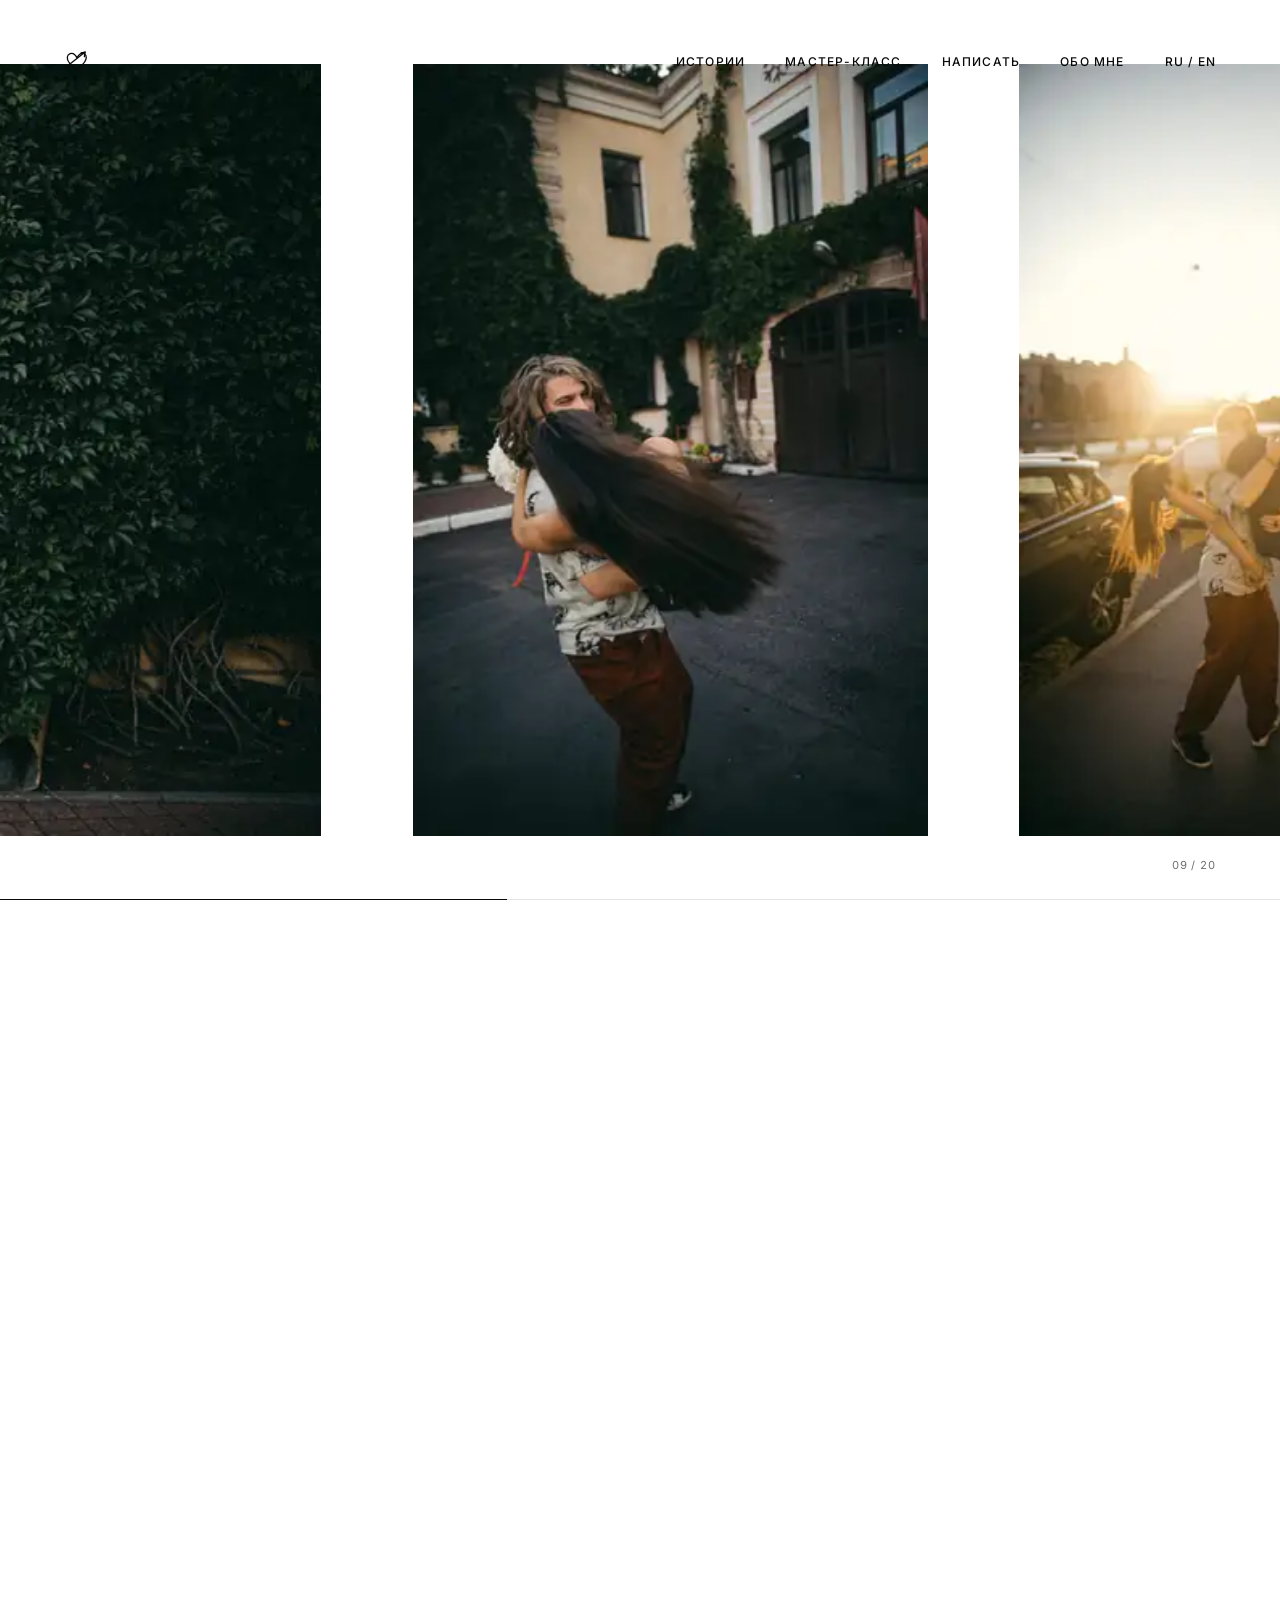
<file: story-zhenya-nikita.html>
<!doctype html>
<html lang="ru">
<head>
<meta charset="utf-8">
<meta name="viewport" content="width=device-width, initial-scale=1">
<title>Женя и Никита — Иван Трояновский</title>
<meta name="description" content="Женя и Никита, Петербург, 17 июля 2021. Один вечер от заката до развода мостов, 20 избранных кадров.">
<meta property="og:title" content="Женя и Никита — Петербург, 2021">
<meta property="og:description" content="Один вечер от заката до развода мостов. 978 кадров, 20 избранных.">
<meta property="og:image" content="img/zn/zn-cover.webp">
<meta property="og:type" content="article">
<link rel="preconnect" href="https://fonts.googleapis.com">
<link rel="preconnect" href="https://fonts.gstatic.com" crossorigin>
<link rel="stylesheet" href="https://fonts.googleapis.com/css2?family=Cormorant+Infant:ital,wght@0,300;1,300&family=Inter:wght@400;500&display=swap">
<link rel="stylesheet" href="assets/base.css">
<link rel="stylesheet" href="assets/site.css">
<link rel="stylesheet" href="assets/photo-tilt.css">
<link rel="stylesheet" href="assets/story.css">
</head>

<!--
  Страница истории пары. Формат по прямой просьбе: весь скролл только
  горизонтальный, контент во весь экран. Референс формата и характера
  скролла — mersi-architecture.com/projets/naya (второй раз указан прямо,
  2026-09-05): все кадры одной высоты по центру экрана, инерционный скролл
  с заметной задержкой (лента «догоняет» движение, а не идёт с ним вплотную).

  Расхождения с DESIGN.md, названные вслух (CLAUDE.md), а не решённые молча:

  1. § 5 «Плотных экранов на сайте нет вообще», «Ритм: … один кадр во весь
     экран». В горизонтальной ленте одновременно видно 2–4 кадра — это условие
     самого формата. Кадры при этом не вразнобой по высоте (как в первой
     версии страницы) — по прямой правке 2026-09-05 все одной высоты и по
     центру полосы; это ближе к плитке, чем допускает §5, но это прямое
     указание для формата истории, не общее правило сайта.
  2. § 6 «Подпись под кадром — caption, слева». Подписей под кадрами на этой
     странице больше нет (сняты по прямой правке 2026-09-05) — история читается
     только фотографиями и вступлением/концовкой ленты.
  3. § 7.1 «Раскрытие кадра маской» — на кадрах этой ленты не маска, а долгий
     подъём снизу вверх: 7s, начинается, когда кадр дошёл до 2/3 экрана.
     Это прямое расхождение и с § 7 «короткая амплитуда, мягкая кривая»
     (7 секунд — не «деликатно», это самая длинная анимация на сайте), и с
     конкретными 900/1200ms из § 7.1. По прямой просьбе 2026-09-05: «сильно
     дольше, раз в 10». Чтобы длина читалась как замысел, а не как тормоз,
     кривые разведены: прозрачность идёт expo-out (кадр виден почти сразу),
     а сдвиг — quad-out (едет и оседает всю дорогу).
     § 7.9 «Кадр в руках» — тот же `photo-tilt.js`, что и на главной, без
     переопределений, но включается на кадре только после того, как подъём
     доигран до конца (`data-tilt` вешает story.js по transitionend).
     Текст выезжает построчно из маски — то же правило, что на всех
     страницах (§ 7 п. 1‑бис в редакции 2026-09-07, фейда на сайте нет).
     Переключателя «Анимация / Статично» больше нет — снят 2026-09-05,
     анимация всегда включена.
  4. § 7.7 «Жёсткий скролл-джекинг запрещён» — НЕ нарушено. Позиция скролла не
     подменяется: страница высокая, окно ленты приколото position:sticky,
     а лента едет по X от реальной позиции с инерционным сглаживанием
     (см. story.js) — так же, как в референсе. Полоса браузера, Home/End,
     якоря и IntersectionObserver работают штатно. На тач-вводе — нативная
     прокрутка пальцем, без перехвата и без сглаживания (там инерция уже своя).
  5. Кадры выбраны из 978 присланных; в ленте 20 избранных. Пропорции — только
     2:3 и 3:2 (§ 6, оба разрешены), кадрирования нет.
  6. § 8 «Карточек не существует. Ни одной». Блок заявки в конце ленты
     (.endcard) — карточка 16:9 в рамке 1px, по прямой просьбе 2026-09-05,
     взамен прежней чёрной панели контактов (тёмных секций на странице
     больше нет, расхождение с § 3 снято). Залитой кнопки внутри неё
     больше нет (была, снята 2026-09-07) — действие «Записаться на съёмку»
     теперь тот же `.heroaction`, что и на главной под героем: лейбл +
     заголовок-ссылка, без заливки, сдвиг на 10px на ховере. «Все истории»
     и «На главную» — обычные текстовые ссылки с растущей линией (§ 8).

  Файлы в img/zn/ сейчас — лёгкие плейсхолдеры (высота 480px) из тех же самых
  кадров. Имена и пропорции финальные: полноразмерные файлы кладутся под теми
  же именами, вёрстка не прыгает (§ 6).
-->

<body class="story">

<header class="navbar solid">
  <a class="logo" href="/" aria-label="Иван Трояновский">
    <svg viewBox="0 0 32 32" width="26" height="26" fill="none" stroke="currentColor" stroke-width="1.6" stroke-linecap="round" stroke-linejoin="round" aria-hidden="true">
      <path d="M16.4 26.6 C 9.7 21.7, 3.1 17.3, 4.1 11.1 C 4.8 6.9, 9.7 5.2, 13.2 8.2 C 14.4 9.3, 15.3 10.8, 15.9 12.1 C 16.6 10.5, 17.8 8.7, 19.4 7.6 C 23.2 5, 27.7 7.3, 27.4 11.9 C 27, 18.2, 20.5 22, 16.4 26.6 Z"/>
      <path d="M3 23 L 26 5"/>
      <path d="M26 5 L 21.1 6 M26 5 L 25.1 10.7"/>
      <path d="M3 23 L 6.7 22 M3 23 L 5 26.2"/>
    </svg>
  </a>
  <nav class="navmenu" id="navmenu">
    <a class="nav" href="/#istorii">Истории</a>
    <a class="nav" href="/#masterclass">Мастер-класс</a>
    <a class="nav" href="/#napisat">Написать</a>
    <a class="nav" href="/#manifest">Обо мне</a>
    <a class="nav" href="/en/">RU / EN</a>
  </nav>
  <button class="burger" type="button" aria-label="Меню" aria-expanded="false" aria-controls="navmenu">
    <span></span><span></span>
  </button>
</header>

<main>
<article class="hscroll" id="hscroll">
  <div class="hpin" id="hpin">
    <div class="htrack" id="htrack">

      <!-- Начало ленты: имена, описание. Без миниатюры (снята по правке
           2026-09-05) — весь текст лежит в вертикальных границах кадра
           (см. .pan--intro в story.css), а не растянут на всю band-высоту. -->
      <section class="pan pan--intro">
        <h1 class="h1 lines">Женя и Никита</h1>
        <p class="lead">Один вечер: с восьми, когда солнце легло вдоль Невского, до полуночи у разведённых мостов. Никита нёс её через дорогу, Женя смеялась так, что я перестал считать кадры.</p>
        <div class="meta">
          <p class="cap lines d2" style="margin:0">Петербург · <time datetime="2021-07-17">17 июля 2021</time></p>
        </div>
      </section>

      <!-- Кадры. Единая высота, центр по вертикали (см. story.css .htrack). -->

      <figure class="fr v">
        <div class="mask reveal"><div class="inner ph"><img src="img/zn/zn-01.webp" alt="Никита несёт Женю через Невский на закате" loading="lazy" width="1000" height="1500"></div></div>
      </figure>

      <figure class="fr h">
        <div class="mask reveal"><div class="inner ph"><img src="img/zn/zn-02.webp" alt="Ноги двоих и длинные тени на пешеходном переходе" loading="lazy" width="1500" height="1000"></div></div>
      </figure>

      <figure class="fr h">
        <div class="mask reveal"><div class="inner ph"><img src="img/zn/zn-03.webp" alt="Никита несёт Женю через перекрёсток, Петербург" loading="lazy" width="1500" height="1000"></div></div>
      </figure>

      <figure class="fr v">
        <div class="mask reveal"><div class="inner ph"><img src="img/zn/zn-04.webp" alt="Женя тянется к пятну света на колонне" loading="lazy" width="1000" height="1500"></div></div>
      </figure>

      <figure class="fr v">
        <div class="mask reveal"><div class="inner ph"><img src="img/zn/zn-05.webp" alt="Женя смеётся через плечо Никиты" loading="lazy" width="1000" height="1500"></div></div>
      </figure>

      <figure class="fr v">
        <div class="mask reveal"><div class="inner ph"><img src="img/zn/zn-06.webp" alt="Женя прячет лицо в белых пионах" loading="lazy" width="1000" height="1500"></div></div>
      </figure>

      <figure class="fr v">
        <div class="mask reveal"><div class="inner ph"><img src="img/zn/zn-07.webp" alt="Поцелуй в зарослях плюща" loading="lazy" width="1000" height="1500"></div></div>
      </figure>

      <figure class="fr h">
        <div class="mask reveal"><div class="inner ph"><img src="img/zn/zn-08.webp" alt="Двое у стены, заросшей плющом" loading="lazy" width="1500" height="1000"></div></div>
      </figure>

      <figure class="fr v">
        <div class="mask reveal"><div class="inner ph"><img src="img/zn/zn-09.webp" alt="Никита кружит Женю, волосы волной" loading="lazy" width="1000" height="1500"></div></div>
      </figure>

      <figure class="fr v">
        <div class="mask reveal"><div class="inner ph"><img src="img/zn/zn-10.webp" alt="Никита несёт Женю навстречу низкому солнцу" loading="lazy" width="1000" height="1500"></div></div>
      </figure>

      <figure class="fr h">
        <div class="mask reveal"><div class="inner ph"><img src="img/zn/zn-11.webp" alt="Поцелуй в арке, свет сквозь решётку" loading="lazy" width="1500" height="1000"></div></div>
      </figure>

      <figure class="fr v">
        <div class="mask reveal"><div class="inner ph"><img src="img/zn/zn-12.webp" alt="Женя одна у жёлтой стены во дворе" loading="lazy" width="1000" height="1500"></div></div>
      </figure>

      <figure class="fr v">
        <div class="mask reveal"><div class="inner ph"><img src="img/zn/zn-13.webp" alt="Женя и Никита сидят на брусчатке у старой Волги" loading="lazy" width="1000" height="1500"></div></div>
      </figure>

      <figure class="fr v">
        <div class="mask reveal"><div class="inner ph"><img src="img/zn/zn-14.webp" alt="Букет пионов с красной лентой в руке на ходу" loading="lazy" width="1000" height="1500"></div></div>
      </figure>

      <figure class="fr h">
        <div class="mask reveal"><div class="inner ph"><img src="img/zn/zn-15.webp" alt="Женя поднимает букет над пустым проспектом" loading="lazy" width="1500" height="1000"></div></div>
      </figure>

      <figure class="fr h">
        <div class="mask reveal"><div class="inner ph"><img src="img/zn/zn-16.webp" alt="Поцелуй на набережной против закатного солнца" loading="lazy" width="1500" height="1000"></div></div>
      </figure>

      <figure class="fr v">
        <div class="mask reveal"><div class="inner ph"><img src="img/zn/zn-17.webp" alt="Силуэты двоих на мосту на фоне гаснущего неба" loading="lazy" width="1000" height="1500"></div></div>
      </figure>

      <figure class="fr h">
        <div class="mask reveal"><div class="inner ph"><img src="img/zn/zn-18.webp" alt="Женя вскинула руки над Невой" loading="lazy" width="1500" height="1000"></div></div>
      </figure>

      <figure class="fr v">
        <div class="mask reveal"><div class="inner ph"><img src="img/zn/zn-19.webp" alt="Поцелуй крупно, её ладонь с кольцом у его лица" loading="lazy" width="1000" height="1500"></div></div>
      </figure>

      <figure class="fr h">
        <div class="mask reveal"><div class="inner ph"><img src="img/zn/zn-20.webp" alt="Женя смеётся, Никита за плечом, ночная набережная" loading="lazy" width="1500" height="1000"></div></div>
      </figure>

      <!-- Конец ленты: заявка. Блок 16:9 ростом с кадр, как ещё одна
           горизонтальная фотография в ряду, только белая и в рамке
           (взамен чёрной панели контактов, 2026-09-05).
           Фото — IMG_0379, чуть под углом, как памятная карточка сбоку
           текста; раскрытие и hover-тилт с тенью — те же приёмы главной
           страницы (§7.1, §7.9), без переопределений (правка 2026-09-07).
           Действие «Записаться на съёмку» — не своя кнопка, а тот же
           .heroaction, что и на главной под героем: лейбл + заголовок-
           ссылка, сдвиг на 10px на ховере, без заливки (правка 2026-09-07,
           по прямой просьбе «только такие кнопки используем на сайте» —
           прежний залитый .ecbtn снят). -->
      <section class="endcard">
        <div class="endcard-in">
          <div class="ecphoto">
            <div class="mask reveal"><div class="inner ph"><img src="img/zn/zn-cta.webp" alt="Пара на подоконнике в объятиях, силуэтом на утреннем свету" loading="lazy" width="741" height="900"></div></div>
          </div>
          <div class="ectext">
            <a class="heroaction reveal d1" href="zayavka.html">
              <p class="lbl">Съёмка</p>
              <p class="h3" style="margin-top:16px">Записаться на съёмку</p>
            </a>
            <p class="lead" style="margin-top:24px">Беру не больше двух съёмок в неделю и снимаю по всему миру. Напишите — отвечу сам и скажу, свободна ли ваша дата.</p>
            <div class="ecsec reveal d3">
              <a href="/#istorii">Все истории</a>
              <a href="/">На главную</a>
            </div>
          </div>
        </div>
      </section>

    </div>
  </div>
</article>
</main>

<div class="hbar" aria-hidden="true"><i></i></div>
<p class="cap hcount" id="hcount" aria-hidden="true">01 / 20</p>


<script src="assets/config.js"></script>
<script src="assets/site.js"></script>
<script src="assets/photo-tilt.js"></script>
<script src="assets/story.js"></script>
</body>
</html>
</file>
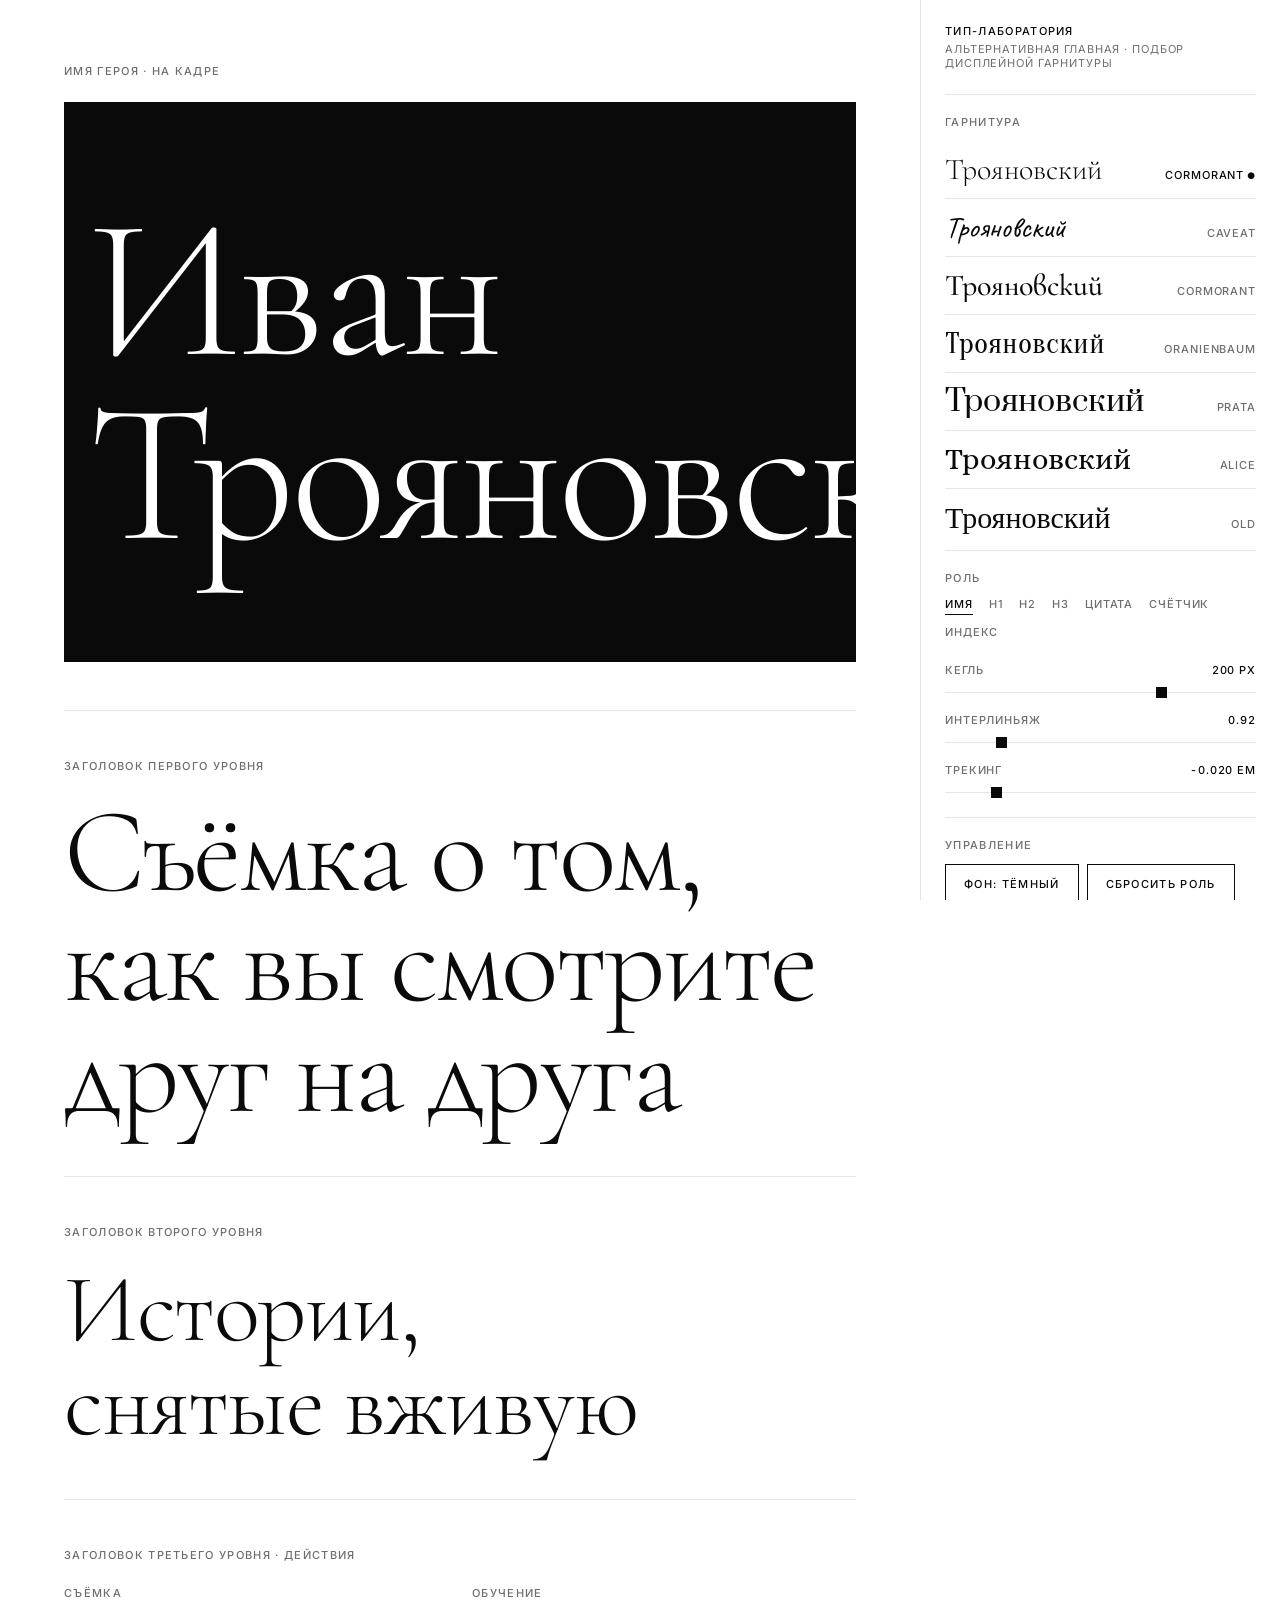
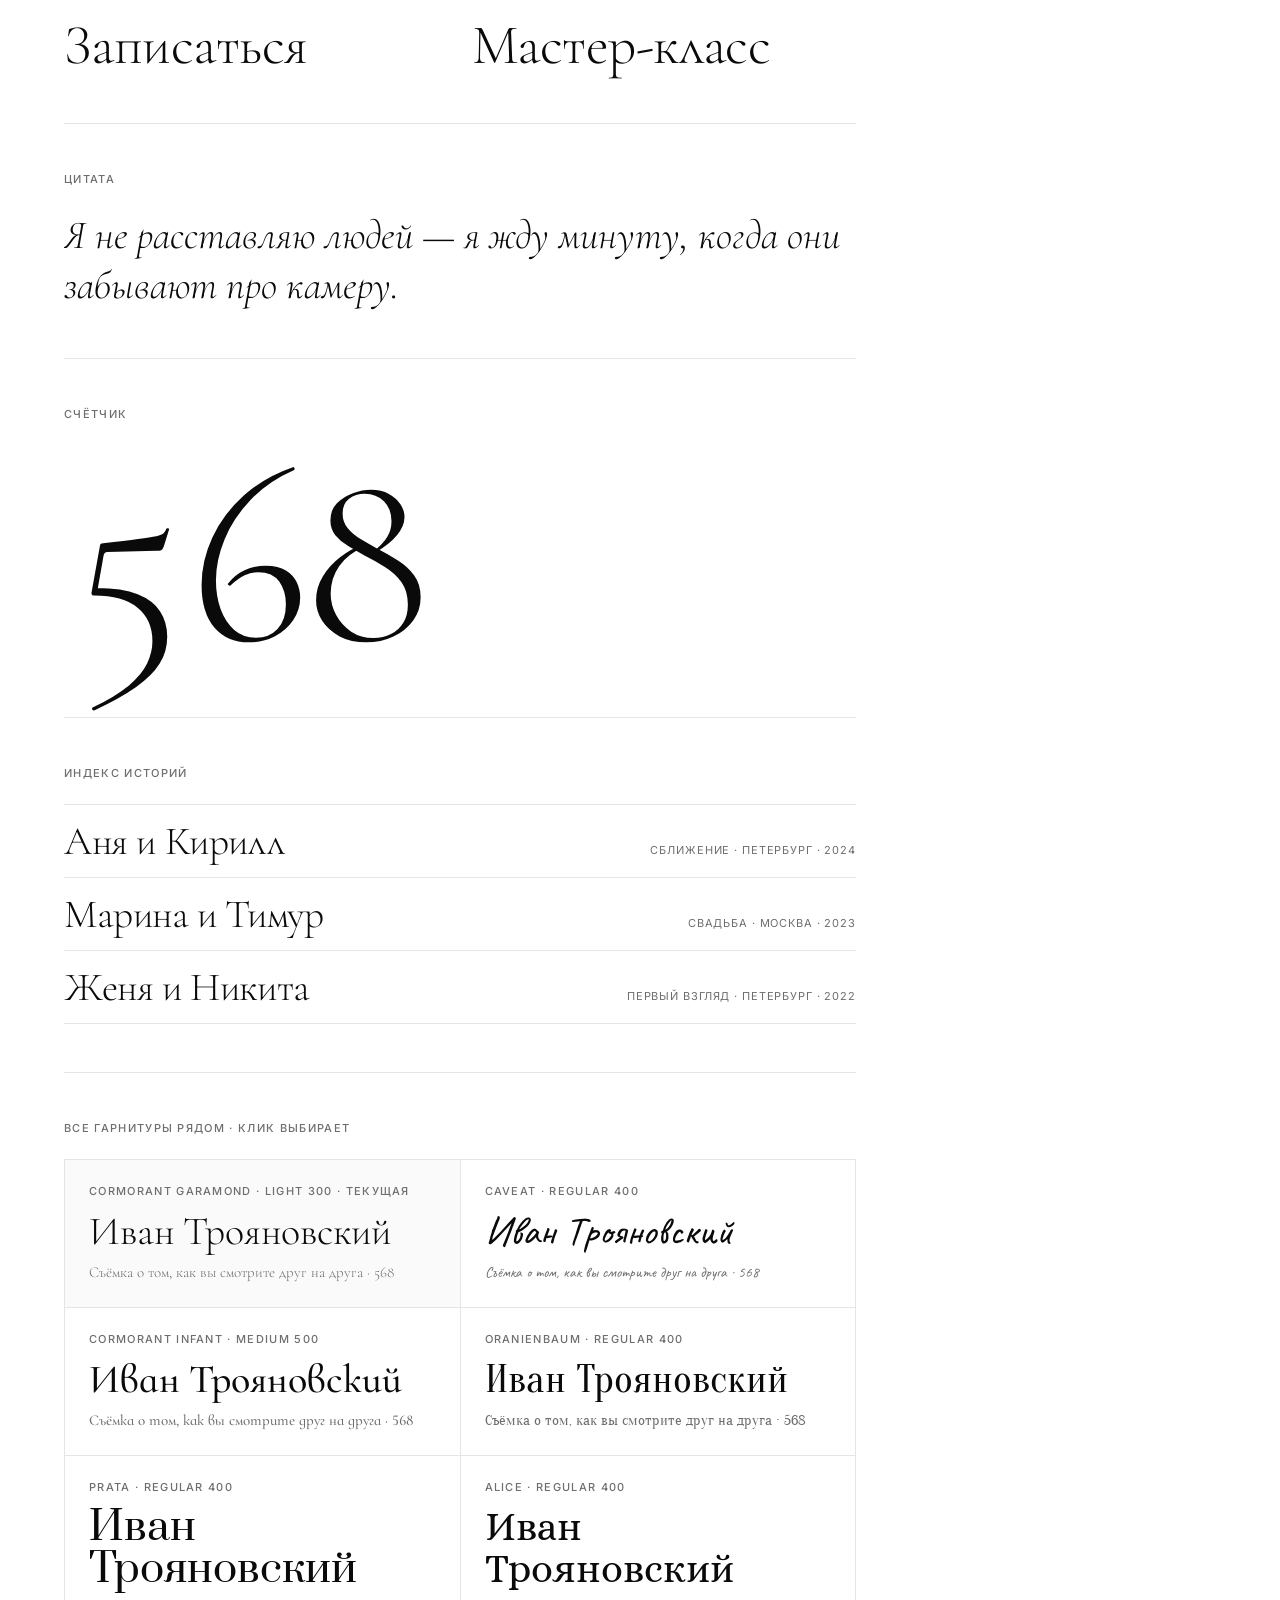
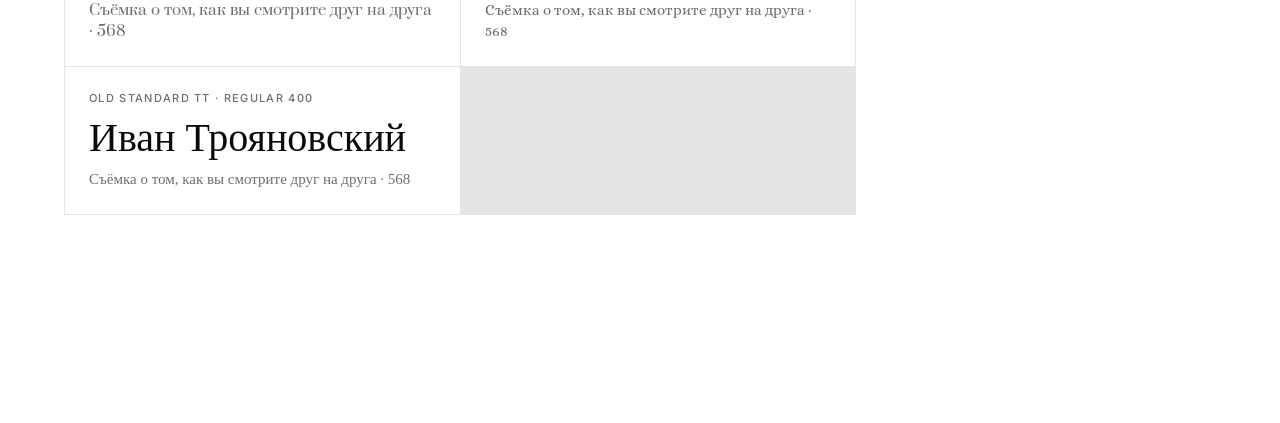
<file: type-lab.html>
<!doctype html>
<html lang="ru">
<head>
<meta charset="utf-8">
<meta name="viewport" content="width=device-width,initial-scale=1">
<meta name="robots" content="noindex">
<title>Тип-лаборатория — альтернативная главная</title>

<link rel="preconnect" href="https://fonts.googleapis.com">
<link rel="preconnect" href="https://fonts.gstatic.com" crossorigin>
<link rel="stylesheet" href="https://fonts.googleapis.com/css2?family=Inter:wght@400;500&family=Cormorant+Garamond:ital,wght@0,300;0,400;1,300&family=Caveat:wght@400&family=Cormorant+Infant:ital,wght@0,500;1,500&family=Oranienbaum&family=Prata&family=Alice&family=Old+Standard+TT:ital,wght@0,400;1,400&display=swap">

<link rel="stylesheet" href="assets/base.css">
<style>
/* ——— Тип-лаборатория. Инструмент подбора, не страница сайта.
   Живёт на токенах DESIGN.md: белый холст, волосяные линии,
   ноль скруглений, ноль теней. Микро-подписи — Inter в капсе. ——— */

:root{
  --panel-w:360px;
  /* Значения по умолчанию = текущая система (Cormorant Garamond Light). */
  --dfont:"Cormorant Garamond",Georgia,serif;
  --dweight:300;
}

/* Панель управления */
.lab-panel{
  position:fixed;top:0;right:0;bottom:0;width:var(--panel-w);
  border-left:1px solid var(--hairline);background:var(--canvas);
  overflow-y:auto;z-index:50;padding:24px 24px 96px;
}
.lab-panel h1{font-family:Inter,sans-serif;font-size:11px;font-weight:500;
  letter-spacing:.12em;text-transform:uppercase;color:var(--ink);margin:0 0 4px}
.lab-sub{font-size:11px;letter-spacing:.08em;text-transform:uppercase;color:var(--muted);margin:0 0 24px}

.lab-group{border-top:1px solid var(--hairline);padding:20px 0 4px}
.lab-group>.lbl{margin-bottom:12px}

/* Выбор гарнитуры — строки, набранные собственной гарнитурой */
.fontrow{display:flex;align-items:baseline;justify-content:space-between;gap:12px;
  width:100%;text-align:left;background:none;border:0;border-bottom:1px solid var(--hairline);
  padding:12px 0;cursor:pointer;color:var(--ink);font-family:inherit}
.fontrow:last-child{border-bottom:0}
.fontrow .sample{font-size:30px;line-height:1.1;white-space:nowrap;overflow:hidden;text-overflow:ellipsis}
.fontrow .meta{font-size:11px;font-weight:500;letter-spacing:.08em;text-transform:uppercase;
  color:var(--muted);white-space:nowrap;transition:color 200ms var(--ease-ui)}
.fontrow[aria-pressed="true"] .meta{color:var(--ink)}
.fontrow[aria-pressed="true"] .meta::after{content:" ●";font-size:9px}

/* Слайдеры */
.ctl{margin-bottom:16px}
.ctl-head{display:flex;justify-content:space-between;align-items:baseline}
.ctl-head span{font-size:11px;font-weight:500;letter-spacing:.08em;text-transform:uppercase}
.ctl-head .k{color:var(--muted)}
.ctl-head .v{color:var(--ink);font-variant-numeric:tabular-nums}
input[type=range]{-webkit-appearance:none;appearance:none;width:100%;height:1px;
  background:var(--hairline);margin:10px 0 0;cursor:pointer}
input[type=range]::-webkit-slider-thumb{-webkit-appearance:none;width:11px;height:11px;
  background:var(--ink);border:0;border-radius:0}
input[type=range]::-moz-range-thumb{width:11px;height:11px;background:var(--ink);border:0;border-radius:0}

/* Переключатели ролей */
.roletabs{display:flex;flex-wrap:wrap;gap:10px 16px;margin-bottom:20px}
.roletab{background:none;border:0;padding:0 0 3px;cursor:pointer;color:var(--muted);
  font-family:inherit;font-size:11px;font-weight:500;letter-spacing:.08em;text-transform:uppercase;
  border-bottom:1px solid transparent}
.roletab[aria-pressed="true"]{color:var(--ink);border-bottom-color:var(--ink)}

.labbtn{display:inline-block;background:none;border:1px solid var(--ink);color:var(--ink);
  padding:12px 18px;font-family:inherit;font-size:11px;font-weight:500;letter-spacing:.12em;
  text-transform:uppercase;cursor:pointer;transition:background 200ms var(--ease-ui),color 200ms var(--ease-ui)}
.labbtn:hover{background:var(--ink);color:var(--on-dark)}
.labbtns{display:flex;gap:8px;flex-wrap:wrap;margin-top:8px}

.cssout{width:100%;min-height:200px;border:1px solid var(--hairline);padding:12px;
  font-family:ui-monospace,SFMono-Regular,Menlo,monospace;font-size:11px;line-height:1.6;
  color:var(--body);background:var(--canvas);resize:vertical;margin-top:12px}

/* Холст предпросмотра */
.lab-stage{margin-right:var(--panel-w);padding:0 var(--page-margin) 160px}
/* Кегль в лаборатории задаётся вручную, строка может выйти за холст —
   не прячем её, а даём прокрутить: иначе подбор врёт. */
.lab-block{border-top:1px solid var(--hairline);padding:48px 0;overflow-x:auto}
.lab-block:first-of-type{border-top:0;padding-top:64px}
.lab-cap{font-size:11px;font-weight:500;letter-spacing:.12em;text-transform:uppercase;
  color:var(--muted);margin:0 0 24px}

/* Дисплейные роли: гарнитура из --dfont, метрики — из переменных роли. */
.d{font-family:var(--dfont);font-weight:var(--dweight);color:var(--ink);margin:0;text-wrap:balance}
.d-name{font-size:var(--s-name);line-height:var(--lh-name);letter-spacing:var(--ls-name)}
.d-h1{font-size:var(--s-h1);line-height:var(--lh-h1);letter-spacing:var(--ls-h1)}
.d-h2{font-size:var(--s-h2);line-height:var(--lh-h2);letter-spacing:var(--ls-h2)}
.d-h3{font-size:var(--s-h3);line-height:var(--lh-h3);letter-spacing:var(--ls-h3)}
.d-q{font-size:var(--s-q);line-height:var(--lh-q);letter-spacing:var(--ls-q);font-style:italic;text-wrap:pretty}
.d-num{font-size:var(--s-num);line-height:var(--lh-num);letter-spacing:var(--ls-num);font-variant-numeric:tabular-nums}
.d-row{font-size:var(--s-row);line-height:var(--lh-row);letter-spacing:var(--ls-row)}

/* Герой: имя лежит на кадре, как на главной */
.heroblock{background:var(--ink);padding:96px var(--hero-inset)}
.heroblock .d{color:var(--on-dark)}
.heroblock.light{background:var(--canvas);border:1px solid var(--hairline)}
.heroblock.light .d{color:var(--ink)}

/* Индекс историй */
.labindex{border-top:1px solid var(--hairline)}
.labrow{display:flex;align-items:baseline;justify-content:space-between;gap:24px;
  border-bottom:1px solid var(--hairline);padding:14px 0}
.labrow .meta{font-family:Inter,sans-serif;font-size:11px;letter-spacing:.08em;
  text-transform:uppercase;color:var(--muted);white-space:nowrap}

/* Витрина: все гарнитуры рядом */
.matrix{display:grid;grid-template-columns:repeat(2,minmax(0,1fr));gap:1px;
  background:var(--hairline);border:1px solid var(--hairline)}
.matrix-cell{background:var(--canvas);padding:24px;cursor:pointer}
.matrix-cell .lbl{margin-bottom:12px}
.matrix-cell .big{margin:0;color:var(--ink);font-size:40px;line-height:1.05}
.matrix-cell .small{font-size:15px;line-height:1.4;color:var(--muted);margin:10px 0 0}
.matrix-cell[aria-pressed="true"]{background:#FAFAFA}

@media (max-width:1100px){
  :root{--panel-w:320px}
  .matrix{grid-template-columns:1fr}
}
@media (max-width:820px){
  .lab-panel{position:static;width:auto;border-left:0;border-bottom:1px solid var(--hairline);padding-bottom:32px}
  .lab-stage{margin-right:0}
}
</style>
</head>
<body>

<aside class="lab-panel">
  <h1>Тип-лаборатория</h1>
  <p class="lab-sub">Альтернативная главная · подбор дисплейной гарнитуры</p>

  <div class="lab-group">
    <p class="lbl">Гарнитура</p>
    <div id="fontlist"></div>
  </div>

  <div class="lab-group">
    <p class="lbl">Роль</p>
    <div class="roletabs" id="roletabs"></div>

    <div class="ctl">
      <div class="ctl-head"><span class="k">Кегль</span><span class="v" id="v-size">—</span></div>
      <input type="range" id="r-size" min="10" max="280" step="1" aria-label="Кегль">
    </div>
    <div class="ctl">
      <div class="ctl-head"><span class="k">Интерлиньяж</span><span class="v" id="v-lh">—</span></div>
      <input type="range" id="r-lh" min="0.7" max="2" step="0.01" aria-label="Интерлиньяж">
    </div>
    <div class="ctl">
      <div class="ctl-head"><span class="k">Трекинг</span><span class="v" id="v-ls">—</span></div>
      <input type="range" id="r-ls" min="-0.06" max="0.2" step="0.001" aria-label="Трекинг">
    </div>
  </div>

  <div class="lab-group">
    <p class="lbl">Управление</p>
    <div class="labbtns">
      <button class="labbtn" id="bg-toggle" type="button">Фон: тёмный</button>
      <button class="labbtn" id="reset" type="button">Сбросить роль</button>
      <button class="labbtn" id="reset-all" type="button">Сбросить всё</button>
    </div>
  </div>

  <div class="lab-group">
    <p class="lbl">CSS набора</p>
    <textarea class="cssout" id="cssout" readonly spellcheck="false"></textarea>
    <div class="labbtns"><button class="labbtn" id="copy" type="button">Скопировать</button></div>
  </div>
</aside>

<main class="lab-stage">

  <section class="lab-block">
    <p class="lab-cap">Имя героя · на кадре</p>
    <div class="heroblock" id="heroblock">
      <p class="d d-name">Иван<br>Трояновский</p>
    </div>
  </section>

  <section class="lab-block">
    <p class="lab-cap">Заголовок первого уровня</p>
    <p class="d d-h1">Съёмка о том,<br>как вы смотрите друг на друга</p>
  </section>

  <section class="lab-block">
    <p class="lab-cap">Заголовок второго уровня</p>
    <p class="d d-h2">Истории, снятые вживую</p>
  </section>

  <section class="lab-block">
    <p class="lab-cap">Заголовок третьего уровня · действия</p>
    <div class="grid" style="align-items:baseline">
      <div style="grid-column:1 / span 5">
        <p class="lbl">Съёмка</p>
        <p class="d d-h3" style="margin-top:16px">Записаться</p>
      </div>
      <div style="grid-column:7 / span 5">
        <p class="lbl">Обучение</p>
        <p class="d d-h3" style="margin-top:16px">Мастер-класс</p>
      </div>
    </div>
  </section>

  <section class="lab-block">
    <p class="lab-cap">Цитата</p>
    <p class="d d-q">Я не расставляю людей — я жду минуту, когда они забывают про камеру.</p>
  </section>

  <section class="lab-block">
    <p class="lab-cap">Счётчик</p>
    <p class="d d-num">568</p>
  </section>

  <section class="lab-block">
    <p class="lab-cap">Индекс историй</p>
    <div class="labindex">
      <div class="labrow"><span class="d d-row">Аня и Кирилл</span><span class="meta">Сближение · Петербург · 2024</span></div>
      <div class="labrow"><span class="d d-row">Марина и Тимур</span><span class="meta">Свадьба · Москва · 2023</span></div>
      <div class="labrow"><span class="d d-row">Женя и Никита</span><span class="meta">Первый взгляд · Петербург · 2022</span></div>
    </div>
  </section>

  <section class="lab-block">
    <p class="lab-cap">Все гарнитуры рядом · клик выбирает</p>
    <div class="matrix" id="matrix"></div>
  </section>

</main>

<script>
/* ——— Гарнитуры ——— */
var FONTS = [
  {id:'cormorant-garamond', name:'Cormorant Garamond', style:'Light 300',  stack:'"Cormorant Garamond",Georgia,serif', weight:300, note:'текущая'},
  {id:'caveat',             name:'Caveat',             style:'Regular 400', stack:'"Caveat",cursive',                  weight:400},
  {id:'cormorant-infant',   name:'Cormorant Infant',   style:'Medium 500',  stack:'"Cormorant Infant",Georgia,serif',  weight:500},
  {id:'oranienbaum',        name:'Oranienbaum',        style:'Regular 400', stack:'"Oranienbaum",Georgia,serif',       weight:400},
  {id:'prata',              name:'Prata',              style:'Regular 400', stack:'"Prata",Georgia,serif',             weight:400},
  {id:'alice',              name:'Alice',              style:'Regular 400', stack:'"Alice",Georgia,serif',             weight:400},
  {id:'old-standard',       name:'Old Standard TT',    style:'Regular 400', stack:'"Old Standard TT",Georgia,serif',   weight:400}
];

/* Роли и старт — с токенов DESIGN.md, по верхней границе clamp(). */
var ROLES = [
  {id:'name', label:'Имя',     css:'.namemark', size:200, lh:0.92, ls:-0.02,  max:280},
  {id:'h1',   label:'H1',      css:'.h1',       size:120, lh:0.92, ls:-0.02,  max:280},
  {id:'h2',   label:'H2',      css:'.h2',       size:96,  lh:0.98, ls:-0.015, max:200},
  {id:'h3',   label:'H3',      css:'.h3',       size:56,  lh:1.05, ls:-0.01,  max:140},
  {id:'q',    label:'Цитата',  css:'.q',        size:40,  lh:1.25, ls:0,      max:120},
  {id:'num',  label:'Счётчик', css:'.num',      size:260, lh:0.86, ls:-0.03,  max:320},
  {id:'row',  label:'Индекс',  css:'.bname',    size:40,  lh:1.1,  ls:-0.01,  max:120}
];

var KEY = 'type-lab-v1';
function defaults(){
  var roles = {};
  ROLES.forEach(function(r){ roles[r.id] = {size:r.size, lh:r.lh, ls:r.ls}; });
  return {font:'cormorant-garamond', dark:true, roles:roles};
}

var state = defaults();
try{
  var saved = JSON.parse(localStorage.getItem(KEY) || 'null');
  if(saved && saved.roles){
    state.font = saved.font || state.font;
    state.dark = !!saved.dark;
    ROLES.forEach(function(r){ if(saved.roles[r.id]) state.roles[r.id] = saved.roles[r.id]; });
  }
}catch(e){}

var active = 'name';
var root = document.documentElement;
function $(s){ return document.querySelector(s); }

/* Список гарнитур */
var fontlist = $('#fontlist');
FONTS.forEach(function(f){
  var b = document.createElement('button');
  b.type = 'button'; b.className = 'fontrow'; b.dataset.id = f.id;
  b.title = f.name + ' · ' + f.style + (f.note ? ' · ' + f.note : '');
  /* Стиль ставим свойством, а не в атрибут: в стеках есть двойные кавычки. */
  b.innerHTML = '<span class="sample">Трояновский</span>' +
                '<span class="meta">' + f.name.split(' ')[0] + '</span>';
  var s = b.querySelector('.sample');
  s.style.fontFamily = f.stack; s.style.fontWeight = f.weight;
  b.addEventListener('click', function(){ state.font = f.id; apply(); });
  fontlist.appendChild(b);
});

/* Витрина */
var matrix = $('#matrix');
FONTS.forEach(function(f){
  var c = document.createElement('div');
  c.className = 'matrix-cell'; c.dataset.id = f.id; c.setAttribute('role','button'); c.tabIndex = 0;
  c.innerHTML = '<p class="lbl">' + f.name + ' · ' + f.style + (f.note ? ' · ' + f.note : '') + '</p>' +
    '<p class="big">Иван Трояновский</p>' +
    '<p class="small">Съёмка о том, как вы смотрите друг на друга · 568</p>';
  Array.prototype.forEach.call(c.querySelectorAll('.big,.small'), function(p){
    p.style.fontFamily = f.stack; p.style.fontWeight = f.weight;
  });
  c.addEventListener('click', function(){ state.font = f.id; apply(); });
  c.addEventListener('keydown', function(e){ if(e.key === 'Enter' || e.key === ' '){ e.preventDefault(); state.font = f.id; apply(); } });
  matrix.appendChild(c);
});

/* Вкладки ролей */
var roletabs = $('#roletabs');
ROLES.forEach(function(r){
  var b = document.createElement('button');
  b.type = 'button'; b.className = 'roletab'; b.dataset.id = r.id; b.textContent = r.label;
  b.addEventListener('click', function(){ active = r.id; apply(); });
  roletabs.appendChild(b);
});

/* Слайдеры */
$('#r-size').addEventListener('input', function(e){ state.roles[active].size = +e.target.value; apply(); });
$('#r-lh').addEventListener('input',   function(e){ state.roles[active].lh   = +e.target.value; apply(); });
$('#r-ls').addEventListener('input',   function(e){ state.roles[active].ls   = +e.target.value; apply(); });

$('#bg-toggle').addEventListener('click', function(){ state.dark = !state.dark; apply(); });
$('#reset').addEventListener('click', function(){
  var r = ROLES.filter(function(x){ return x.id === active; })[0];
  state.roles[active] = {size:r.size, lh:r.lh, ls:r.ls};
  apply();
});
$('#reset-all').addEventListener('click', function(){ state = defaults(); apply(); });
$('#copy').addEventListener('click', function(){
  var btn = $('#copy');
  if(navigator.clipboard){
    navigator.clipboard.writeText($('#cssout').value).then(function(){ btn.textContent = 'Скопировано'; },
      function(){ $('#cssout').select(); btn.textContent = 'Выделено'; });
  } else { $('#cssout').select(); btn.textContent = 'Выделено'; }
  setTimeout(function(){ btn.textContent = 'Скопировать'; }, 1400);
});

function apply(){
  var f = FONTS.filter(function(x){ return x.id === state.font; })[0] || FONTS[0];
  root.style.setProperty('--dfont', f.stack);
  root.style.setProperty('--dweight', f.weight);

  ROLES.forEach(function(r){
    var v = state.roles[r.id];
    root.style.setProperty('--s-' + r.id,  v.size + 'px');
    root.style.setProperty('--lh-' + r.id, v.lh);
    root.style.setProperty('--ls-' + r.id, v.ls + 'em');
  });

  Array.prototype.forEach.call(document.querySelectorAll('.fontrow,.matrix-cell'), function(b){
    b.setAttribute('aria-pressed', b.dataset.id === state.font);
  });
  Array.prototype.forEach.call(document.querySelectorAll('.roletab'), function(b){
    b.setAttribute('aria-pressed', b.dataset.id === active);
  });

  var r = ROLES.filter(function(x){ return x.id === active; })[0], v = state.roles[active];
  var rs = $('#r-size'); rs.max = r.max; rs.value = v.size;
  $('#r-lh').value = v.lh;
  $('#r-ls').value = v.ls;
  $('#v-size').textContent = v.size + ' px';
  $('#v-lh').textContent = v.lh.toFixed(2);
  $('#v-ls').textContent = (v.ls > 0 ? '+' : '') + v.ls.toFixed(3) + ' em';

  $('#heroblock').classList.toggle('light', !state.dark);
  $('#bg-toggle').textContent = state.dark ? 'Фон: тёмный' : 'Фон: светлый';

  $('#cssout').value = buildCSS(f);
  try{ localStorage.setItem(KEY, JSON.stringify(state)); }catch(e){}
}

function buildCSS(f){
  var url = 'https://fonts.googleapis.com/css2?family=' + f.name.replace(/ /g, '+') +
            (f.weight !== 400 ? ':wght@' + f.weight : '') + '&display=swap';
  var lines = ROLES.map(function(r){
    var v = state.roles[r.id];
    return r.css + '{font-family:' + f.stack + ';font-weight:' + f.weight +
           ';font-size:' + v.size + 'px;line-height:' + v.lh + ';letter-spacing:' + v.ls + 'em}';
  });
  return '/* ' + f.name + ' · ' + f.style + ' */\n@import url("' + url + '");\n\n' + lines.join('\n');
}

apply();
</script>
</body>
</html>
</file>
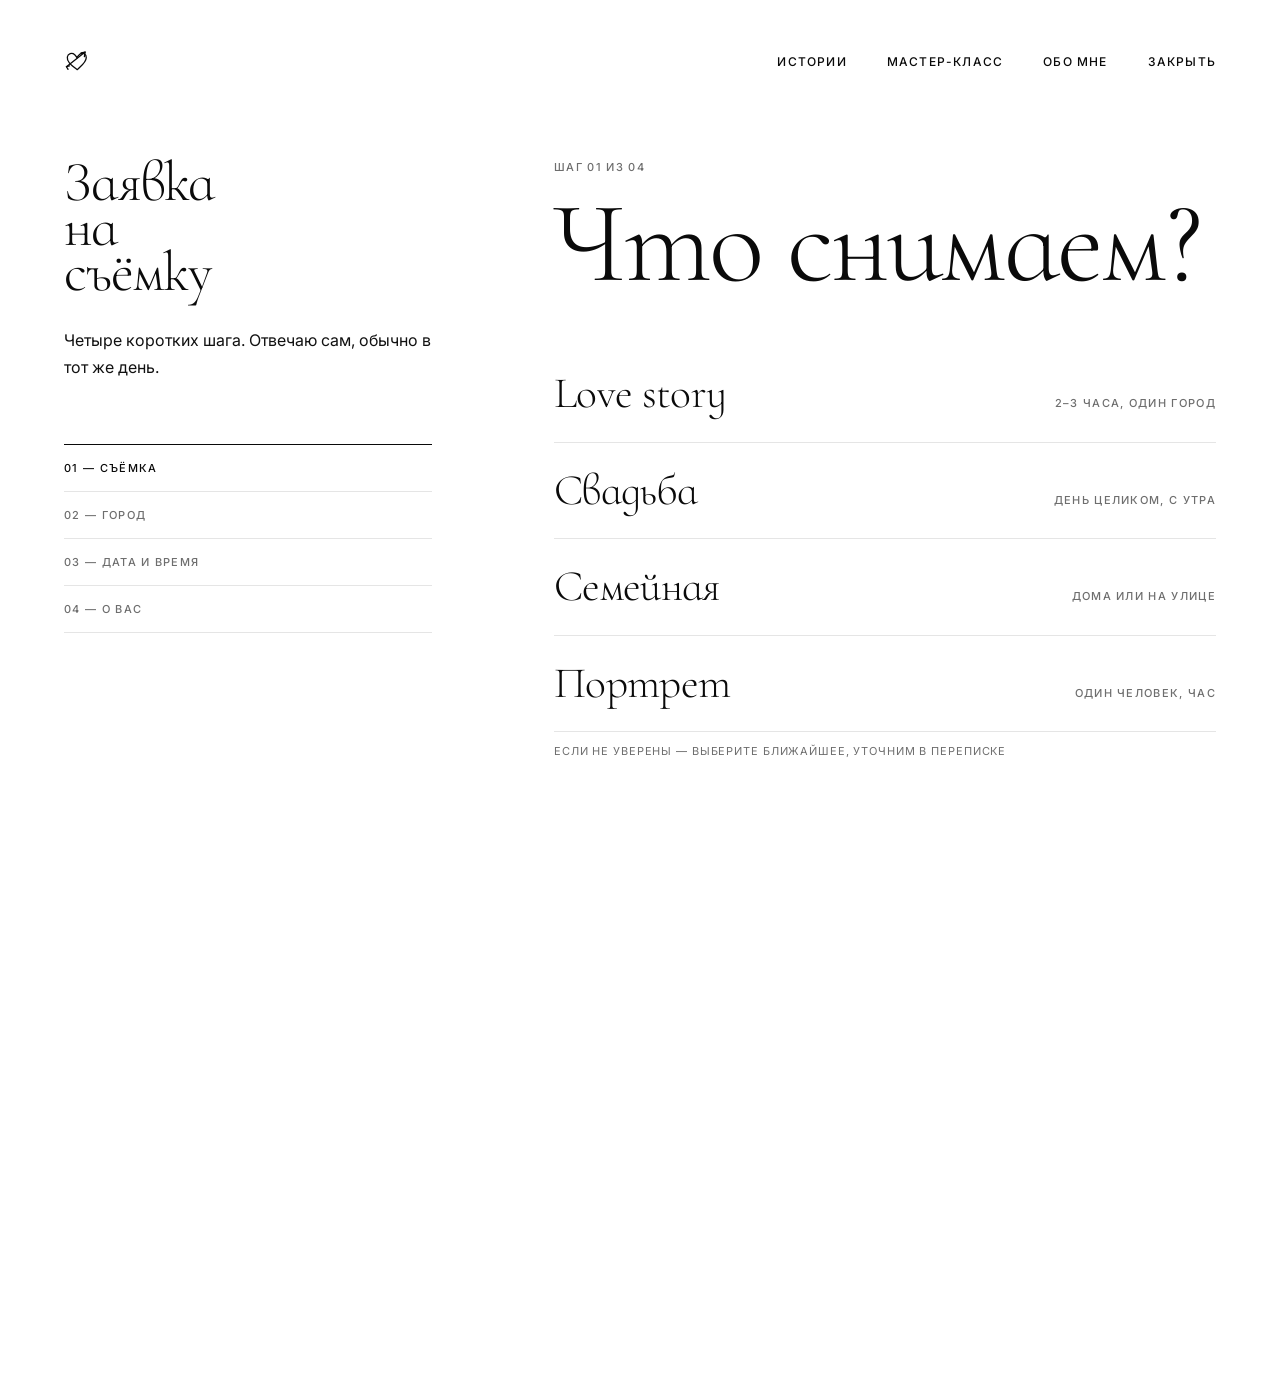
<file: zayavka.html>
<!doctype html>
<html lang="ru">
<head>
<meta charset="utf-8">
<meta name="viewport" content="width=device-width, initial-scale=1">
<title>Заявка на съёмку — Иван Трояновский</title>
<meta name="description" content="Четыре коротких шага: что снимаем, город, дата и время, как вас зовут. Отвечаю сам, обычно в тот же день.">
<meta name="robots" content="noindex">
<meta property="og:title" content="Заявка на съёмку — Иван Трояновский">
<meta property="og:description" content="Четыре коротких шага. Отвечаю сам, обычно в тот же день.">
<meta property="og:image" content="img/hero-poster.jpg">
<meta property="og:type" content="website">
<link rel="preconnect" href="https://fonts.googleapis.com">
<link rel="preconnect" href="https://fonts.gstatic.com" crossorigin>
<link rel="stylesheet" href="https://fonts.googleapis.com/css2?family=Cormorant+Infant:ital,wght@0,300;1,300&family=Inter:wght@400;500&display=swap">
<link rel="stylesheet" href="assets/base.css">
<link rel="stylesheet" href="assets/site.css">
<link rel="stylesheet" href="assets/booking.css">
</head>
<body>

<!-- Прелоадера здесь нет: он держит первый экран, пока грузится видео героя
     (§ 8), а на странице заявки героя нет. Навигация сразу solid — под ней
     белый холст, а не фотография (§ 8). -->
<header class="navbar solid">
  <a class="logo" href="/" aria-label="Иван Трояновский">
    <svg viewBox="0 0 32 32" width="26" height="26" fill="none" stroke="currentColor" stroke-width="1.6" stroke-linecap="round" stroke-linejoin="round" aria-hidden="true">
      <path d="M16.4 26.6 C 9.7 21.7, 3.1 17.3, 4.1 11.1 C 4.8 6.9, 9.7 5.2, 13.2 8.2 C 14.4 9.3, 15.3 10.8, 15.9 12.1 C 16.6 10.5, 17.8 8.7, 19.4 7.6 C 23.2 5, 27.7 7.3, 27.4 11.9 C 27, 18.2, 20.5 22, 16.4 26.6 Z"/>
      <path d="M3 23 L 26 5"/>
      <path d="M26 5 L 21.1 6 M26 5 L 25.1 10.7"/>
      <path d="M3 23 L 6.7 22 M3 23 L 5 26.2"/>
    </svg>
  </a>
  <nav class="navmenu" id="navmenu">
    <a class="nav" href="/#istorii">Истории</a>
    <a class="nav" href="/#masterclass">Мастер-класс</a>
    <a class="nav" href="/#manifest">Обо мне</a>
    <a class="nav" href="/">Закрыть</a>
  </nav>
  <button class="burger" type="button" aria-label="Меню" aria-expanded="false" aria-controls="navmenu">
    <span></span><span></span>
  </button>
</header>

<main class="wrap bk">
  <div class="bk-grid">

    <aside class="bk-aside">
      <h1 class="h2 bk-title lines">Заявка<br>на съёмку</h1>
      <p class="txt" style="margin-top:32px;font-size:16px">Четыре коротких шага. Отвечаю сам, обычно в тот же день.</p>

      <!-- Mobile: сайдбар схлопывается, шаги превращаются в полосу (§ 11). -->
      <div class="progress" aria-hidden="true"><span class="on"></span><span></span><span></span><span></span></div>

      <nav class="bk-steps" aria-label="Шаги заявки">
        <div class="stepitem on" data-stepitem="1" aria-current="step"><p class="lbl">01 — Съёмка</p></div>
        <div class="stepitem" data-stepitem="2"><p class="lbl">02 — Город</p></div>
        <div class="stepitem" data-stepitem="3"><p class="lbl">03 — Дата и время</p></div>
        <div class="stepitem" data-stepitem="4"><p class="lbl">04 — О вас</p></div>
      </nav>
    </aside>

    <!-- Шаги рисует booking.js: состояние формы живёт в одном месте. -->
    <div class="bk-main" id="bkmain"></div>

    <noscript>
      <div class="bk-main">
        <h2 class="h3">Форма не работает без JavaScript.</h2>
        <p class="txt" style="margin-top:32px">Напишите мне напрямую — я отвечаю на письма сам:
          <a href="mailto:[ПОЧТА]">[ПОЧТА]</a>, <a href="tel:[ТЕЛЕФОН]">[ТЕЛЕФОН]</a>.
          Что снимаем, город, примерная дата и как к вам обращаться — этого хватит.</p>
      </div>
    </noscript>

  </div>
  <!-- Воздух до футера лежит внутри main: у main белый фон, и футер
       обнажается только когда контент уезжает вверх (§ 7.5). -->
  <div style="height:192px"></div>
</main>

<!-- Футер обнажается, а не появляется (§ 7.5). -->
<div class="footshell"></div>
<footer class="foot">
  <div class="footgrid">
    <div style="grid-column:1 / span 4">
      <p class="h3" style="font-size:40px">Иван Трояновский</p>
      <p class="cap">Инди-фотограф</p>
    </div>
    <div style="grid-column:6 / span 3;display:flex;flex-direction:column;gap:16px;align-items:flex-start">
      <p class="lbl">Связь</p>
      <a class="nav" href="mailto:[ПОЧТА]">[ПОЧТА]</a>
      <a class="nav" href="tel:[ТЕЛЕФОН]">[ТЕЛЕФОН]</a>
    </div>
    <div style="grid-column:9 / span 2;display:flex;flex-direction:column;gap:16px;align-items:flex-start">
      <p class="lbl">Смотреть</p>
      <a class="nav" href="https://instagram.com/ivantroyanovsky" rel="noopener">Instagram</a>
      <a class="nav" href="https://vk.ru/ivantroyanovsky" rel="noopener">VK</a>
    </div>
    <div style="grid-column:11 / span 2;display:flex;flex-direction:column;gap:16px;align-items:flex-end">
      <p class="lbl">Язык</p>
      <a class="nav" href="/en/">RU / EN</a>
    </div>
  </div>
  <div style="height:96px"></div>
  <div class="footgrid">
    <div style="grid-column:1 / span 12"><p class="cap" style="margin:0">© 2026</p></div>
  </div>
</footer>

<script src="assets/config.js"></script>
<script src="assets/busy.js"></script>
<script src="assets/site.js"></script>
<script src="assets/booking.js"></script>
</body>
</html>
</file>
<file: assets/base.css>
/* base.css — токены и примитивы DESIGN.md.
   Значения меняются только здесь и в DESIGN.md, синхронно. */

:root{
  --canvas:#FFFFFF; --ink:#0A0A0A; --body:#111111;
  --muted:#6E6E6E; --hairline:#E5E5E5; --on-dark:#FFFFFF;
  --page-margin:64px; --max-width:none; --gutter:24px; --section-gap:320px;
  --hero-inset:24px;
  /* Алый — единственный неоновый акцент вне фотографий (2026-09-05):
     выделение текста, тема любви/сердца. Расхождение с §3 названо в DESIGN.md. */
  --accent-love:#E8283C;
  --ease-reveal:cubic-bezier(.16,1,.3,1); --ease-ui:cubic-bezier(.65,0,.35,1);
}
@media (max-width:768px){
  :root{--page-margin:20px;--section-gap:160px;--hero-inset:20px}
}

*{box-sizing:border-box}
html{-webkit-text-size-adjust:100%;scroll-behavior:auto}
body{margin:0;background:var(--canvas);color:var(--body);font-family:Inter,system-ui,-apple-system,"Segoe UI",sans-serif;-webkit-font-smoothing:antialiased;text-rendering:optimizeLegibility;overflow-x:hidden}
p{margin:0}
img{max-width:100%}

::selection{background:var(--ink);color:var(--on-dark)}

/* Ссылки: линия в 1px растёт слева направо. Не text-decoration, не цвет. */
a{color:var(--ink);text-decoration:none;background-image:linear-gradient(var(--ink),var(--ink));background-repeat:no-repeat;background-position:0 100%;background-size:0 1px;transition:background-size 200ms var(--ease-ui)}
a:hover{background-size:100% 1px;color:var(--ink)}

.wrap{max-width:var(--max-width);margin:0 auto;padding:0 var(--page-margin)}
.grid{display:grid;grid-template-columns:repeat(12,minmax(0,1fr));gap:var(--gutter)}
.sec{margin-top:var(--section-gap)}

/* Типографика — § 4 */
.lbl{font-size:11px;font-weight:500;letter-spacing:.12em;text-transform:uppercase;color:var(--muted);margin:0}
.nav{font-size:12px;font-weight:500;letter-spacing:.1em;text-transform:uppercase;color:var(--ink)}
.cap{font-size:11px;font-weight:400;letter-spacing:.08em;text-transform:uppercase;color:var(--muted);margin:12px 0 0}
.h1{font-family:"Cormorant Infant",Georgia,serif;font-weight:300;font-size:clamp(60px,9vw,144px);line-height:.8;letter-spacing:-.02em;color:var(--ink);margin:0;text-wrap:balance}
.h2{font-family:"Cormorant Infant",Georgia,serif;font-weight:300;font-size:clamp(60px,9vw,144px);line-height:.8;letter-spacing:-.02em;color:var(--ink);margin:0;text-wrap:balance}
.h3{font-family:"Cormorant Infant",Georgia,serif;font-weight:300;font-size:clamp(60px,9vw,144px);line-height:.8;letter-spacing:-.02em;color:var(--ink);margin:0;text-wrap:balance}
.q{font-family:"Cormorant Infant",Georgia,serif;font-style:italic;font-weight:300;font-size:clamp(24px,3vw,40px);line-height:1.25;color:var(--ink);margin:0;text-wrap:pretty}
.lead{font-size:clamp(16px,1.2vw,19px);font-weight:400;line-height:1.55;letter-spacing:-.01em;color:var(--body);margin:0;max-width:54ch;text-wrap:pretty}
.txt{font-size:15px;font-weight:400;line-height:1.65;max-width:62ch;color:var(--body);margin:0;text-wrap:pretty}
.num{font-family:"Cormorant Infant",Georgia,serif;font-weight:300;font-size:clamp(80px,13vw,260px);line-height:.86;letter-spacing:-.03em;font-variant-numeric:tabular-nums;color:var(--ink)}
.rule{height:1px;background:var(--hairline);border:0;margin:0}

/* Кадр — § 6. Ни рамки, ни тени, ни скругления. */
.ph{position:relative;width:100%;overflow:hidden;background:var(--canvas)}
.ph img{position:absolute;inset:0;width:100%;height:100%;object-fit:cover;display:block}
.mask{overflow:hidden;display:block}
.tmask{overflow:hidden;display:block;padding:.22em 0 .34em;margin:-.22em 0 0}

.btn{display:inline-block;background:var(--ink);color:var(--on-dark);border:0;border-radius:0;padding:20px 40px;font-family:inherit;font-size:11px;font-weight:500;letter-spacing:.12em;text-transform:uppercase;cursor:pointer;background-image:none}
.btn:hover{background:var(--ink);color:var(--on-dark);background-image:none}

/* ЕДИНОЕ ПРАВИЛО ПОЯВЛЕНИЯ (переписано 2026-09-07 по прямой правке
   «весь текст и фото появляются универсально, по одним правилам; никакого
   фейда, только по маске; скорость одна»). Фейд (`.fu`, бывший § 7 п. 1-бис)
   удалён с сайта целиком — вместе с ним снято расхождение, которое он вносил
   в § 7.1 и § 10. Осталось три применения одной и той же маски, все на
   `--dur-reveal` и `--ease-reveal`:
     .reveal — кадр и любой блок: вайп clip-path снизу вверх;
     .lines  — любой текст: построчно, строка выезжает из своей маски;
     .rise   — счётчики: цифра выезжает из .tmask.
   Стаггер между соседями — один: --stagger. */
:root{--dur-reveal:1800ms;--stagger:130ms}

.reveal{clip-path:inset(100% 0 0 0)}
.reveal>.inner{transform:scale(1.04)}
.reveal.in{animation:rv var(--dur-reveal) var(--ease-reveal) forwards}
.reveal.in>.inner{animation:sc var(--dur-reveal) var(--ease-reveal) forwards}
/* Конечное состояние маски раскрыто по трём сторонам за пределы бокса —
   иначе clip-path срезал бы мягкую тень hover-эффекта (§7.9, тень добавлена
   2026-09-06). Верхняя кромка по-прежнему доходит ровно до 0 — вайп сверху
   вниз не меняется. Доигравшая маска снимается совсем (.done из site.js):
   иначе clip-path обрезает миниатюры, вылетающие за блок на hover. */
@keyframes rv{to{clip-path:inset(0 -400px -400px -400px)}}
@keyframes sc{to{transform:scale(1)}}
.reveal.done{clip-path:none;animation:none}

/* Счётчики — § 7.3 */
.rise{display:block;transform:translateY(105%)}
.rise.in{animation:rs var(--dur-reveal) var(--ease-reveal) forwards}
@keyframes rs{to{transform:translateY(0)}}

/* Стаггер — § 7.2 и «правило ряда». Один шаг для всего: строки внутри блока
   и соседние блоки в ряду идут через --stagger.
   .d1/.d2/.d3 отдельным правилом (0,1,0) не хватало specificity против
   `animation:` шортхэнда в .reveal.in/.rise.in (0,2,0) — тот неявно
   обнуляет delay, и весь ряд кадров/счётчиков открывался разом несмотря
   на классы d1/d2 в разметке (правка 2026-09-07). Задаём задержку прямо
   на комбинации классов, с более высокой specificity. */
.d1{animation-delay:var(--stagger)}
.d2{animation-delay:calc(var(--stagger)*2)}
.d3{animation-delay:calc(var(--stagger)*3)}
.reveal.in.d1,.rise.in.d1{animation-delay:var(--stagger)}
.reveal.in.d2,.rise.in.d2{animation-delay:calc(var(--stagger)*2)}
.reveal.in.d3,.rise.in.d3{animation-delay:calc(var(--stagger)*3)}

/* Текст построчно из маски — § 7.1-бис (переписан 2026-09-07). Та же техника,
   что у .namemark-line (§8), обобщённая на любой текст: заголовки, лейблы,
   абзацы, подписи, ссылки. Строку режет DOM-обёртка .ln (overflow:hidden),
   текст внутри идёт translateY(105%) → 0. Строки нарезает splitLines() в
   site.js — текст многострочный и переносится по-разному на разных экранах,
   фиксированной разметкой не взять. Номер строки приходит из JS в --i,
   отсюда же общий стаггер.
   Доигравшая строка снимает overflow (.done из site.js): при line-height .8
   свисающие штрихи (у, р, ц, щ) не помещаются в строку, и маска, оставленная
   навсегда, их срезала бы. Пока строка не доиграла — маска на месте, поэтому
   на входе ничего не подглядывает. Так интерлиньяж остаётся ровно 80% и
   одинаков между любой парой строк — без padding-компенсаций. */
/* Маска строки — clip-path, а не overflow:hidden, и с постоянным запасом на
   выносные элементы. При line-height:.8 буквы вылезают за строку на .196em
   вниз (у, р, ц, щ) и на .077em вверх (замерено 2026-09-07) — жёсткий бокс
   их срезает. Прежнее решение снимало маску после доигрывания, и низ буквы
   проявлялся рывком с задержкой; здесь запас есть с самого начала, поэтому
   снимать нечего. clip-path выбран потому, что не трогает раскладку: 80%
   интерлиньяжа остаются ровно 80%, без padding-компенсаций и схлопывания
   полей. Горизонтальный запас — на строку, которая на пиксель шире бокса. */
.lines .ln{display:block;clip-path:inset(-.14em -.5em -.26em -.5em)}
/* nowrap обязателен: внутри .ln лежит ровно одна отмеренная строка, и если
   она окажется хоть на пиксель шире бокса, инлайн-блок перенесёт её ещё раз
   сам — бокс станет двойной высоты, а зазор между строками «поплывёт».
   Именно это и был скачущий интерлиньяж (найдено 2026-09-07). */
/* Стартовая позиция ниже нижней кромки маски вместе с её запасом (105% + .4em),
   иначе верхушки букв торчали бы в этом запасе до начала подъёма. */
.lines .ln>span{display:inline-block;white-space:nowrap;transform:translateY(calc(105% + .4em));
  transition:transform var(--dur-reveal) var(--ease-reveal);
  transition-delay:calc(var(--i,0) * var(--stagger))}
.lines.in .ln>span{transform:translateY(0)}
.lines.no-anim .ln>span{transition:none}

@media (prefers-reduced-motion:reduce){
  .reveal,.reveal>.inner,.reveal.in,.reveal.in>.inner,.rise,.rise.in{animation:none!important;clip-path:none!important;transform:none!important;opacity:1!important;transition:none!important}
  .lines .ln{clip-path:none!important}
  .lines .ln>span{transform:none!important;transition:none!important}
}
</file>
<file: assets/photo-tilt.css>
/* photo-tilt — hover-эффект кадров (DESIGN.md §7.9).
   Дублируется в _base.css; трансформ и тень ставит photo-tilt.js покадрово.
   Тень — расхождение с §3/§6, зафиксировано в DESIGN.md 2026-09-06. */
[data-tilt]{will-change:transform,box-shadow;transform-origin:50% 50%}
[data-tilt] img{backface-visibility:hidden}
@media (prefers-reduced-motion:reduce){[data-tilt]{transform:none!important;box-shadow:none!important}}
</file>
<file: assets/site.css>
/* site.css — компоненты главной. Токены и примитивы — в base.css. */

/* Шапка фиксирована — якорь не должен приезжать ей под низ. */
section[id]{scroll-margin-top:120px}

/* Навигация — § 8. Fixed, без подложки и блюра.
   Над героем mix-blend-mode:difference, дальше — обычный чёрный текст. */
.navbar{position:fixed;top:0;left:0;right:0;z-index:50;display:flex;align-items:center;justify-content:space-between;padding:48px var(--page-margin) 32px}
.navbar a{color:var(--on-dark);background-image:linear-gradient(var(--on-dark),var(--on-dark))}
.navbar.solid a{color:var(--ink);background-image:linear-gradient(var(--ink),var(--ink))}
.navbar .logo{display:block;line-height:0;background-image:none}
.navbar .logo svg{display:block;color:inherit}
.navmenu{display:flex;gap:40px;align-items:center}
.burger{display:none;background:none;border:0;padding:12px;margin:-12px;cursor:pointer;color:inherit;font:inherit}
.burger span{display:block;width:22px;height:1px;background:currentColor}
.burger span+span{margin-top:6px}

/* Прелоадер и имя героя — унифицированы 2026-09-05: общая марка `.namemark`
   (размер, положение, анимация одинаковые), различаются только контейнеры —
   `.preload` fixed на весь экран, `.heroname` absolute с --hero-inset внутри
   героя. Прелоадер — чёрный холст (было белым), имя на нём — белое: то же
   самое, что видно на видео секундой позже, единая заставка без монтажной
   склейки цвета. */
.preload{position:fixed;inset:0;z-index:100;background:var(--ink);
  display:flex;align-items:center;
  clip-path:inset(0 0 0 0);transition:clip-path 800ms var(--ease-reveal)}
.preload.gone{clip-path:inset(0 0 100% 0);pointer-events:none}

/* Уточнено 2026-09-05: имя больше не центрируется по видео как группа — стоит
   на той же 12-колоночной сетке, что и остальной сайт (`.wrap`/`.grid`), с
   якорем в 3-ю колонку, а не на --hero-inset. Вертикально по-прежнему по
   центру героя. */
.heroname{position:absolute;inset:0;z-index:2;
  display:flex;align-items:center;pointer-events:none}

/* Положение имени (правка 2026-09-07, замена якоря в 3-ю колонку).
   Блок имени центрируется по горизонтали и вертикали вьюпорта; строки
   «Иван» и «Трояновский» внутри блока выровнены по его левому краю.
   Прелоадер и герой правятся вместе — они обязаны совпадать 1:1.
   РАСХОЖДЕНИЕ с DESIGN.md §8 (там зафиксировано grid-column:3 / span 8) —
   названо вслух, файл нужно привести в соответствие. */
.preload .grid,.heroname .grid{display:block}
.preload .heroname-inner,.heroname .heroname-inner{grid-column:auto}
.preload .namemark,.heroname .namemark{width:max-content;max-width:100%;margin-inline:auto}

.namemark{margin:0;font-family:"Cormorant Infant",Georgia,serif;font-weight:300;
  font-size:clamp(56px,11vw,200px);line-height:.92;letter-spacing:-.02em;color:var(--on-dark)}
.namemark-line{display:block;overflow:hidden;width:max-content}
.namemark-line>span{display:block;transform:translateY(105%);transition:transform 900ms var(--ease-reveal)}
.namemark-line:nth-child(2)>span{transition-delay:70ms}
.preload.in .namemark-line>span,.heroname.in .namemark-line>span{transform:translateY(0)}
.preload.out .namemark-line>span{transform:translateY(-105%);transition-duration:700ms;transition-delay:0ms}
@media (prefers-reduced-motion:reduce){
  .preload{transition:none!important}
  .namemark-line>span{transform:none!important;transition:none!important}
}

/* Герой (§ 5, исключение). Секция на всю высоту вьюпорта; само видео с
   2026-09-04 отступает со всех сторон на --hero-inset, поле — белый холст. */
.hero{position:relative;height:100svh;min-height:520px;overflow:hidden;background:var(--canvas)}
.herovideo{position:absolute;inset:var(--hero-inset);pointer-events:none}
.herovideo video{width:100%;height:100%;object-fit:cover;display:block}
/* Подпись под именем героя (добавлено 2026-09-05, перенесена из .herostrip,
   которую убрали целиком — дублировала имя). Уточнено 2026-09-05: больше
   отступа от имени, в одну строку (nowrap) на desktop; на mobile перенос
   разрешён обратно — иначе строка не влезает и вылезает за --hero-inset. */
.herotag{margin:40px 0 0;font-size:15px;line-height:1.55;color:var(--on-dark);white-space:nowrap}

/* Два действия под видео героя (уточнено 2026-09-05: были CTA-ссылками поверх
   видео, теперь — блоки в потоке страницы, сразу под героем, на белом холсте).
   Большой заголовок — сама ссылка; подчёркивание убрано (background-image:none,
   как у .brow в списке историй) — растущая линия под гигантской антиквой
   выглядела бы тяжело, вместо неё лёгкий сдвиг вправо на ховере. */
.heroaction{display:block;background-image:none;color:inherit}
.heroaction .h3{display:inline-block;transition:transform 300ms var(--ease-ui)}
.heroaction:hover .h3{transform:translateX(10px)}

/* Стадии истории */
.stages{display:flex;gap:40px;align-items:baseline;flex-wrap:wrap}
.stage{font-size:11px;font-weight:500;letter-spacing:.12em;text-transform:uppercase;color:var(--muted);background-image:linear-gradient(var(--ink),var(--ink))}
.stage.on{color:var(--ink);background-size:100% 1px}

/* Список историй — § 7.4. Разделительные линии — служебные (§5), не акцент;
   под ховер картинкой гаснут, чтобы ничего не спорило с фото. */
.bigindex{border-top:1px solid var(--hairline);position:relative;transition:border-color 300ms var(--ease-ui)}
.bigindex:hover{border-top-color:transparent}
.brow{position:relative;z-index:2;display:flex;align-items:baseline;justify-content:space-between;gap:var(--gutter);padding:34px 0;border-bottom:1px solid var(--hairline);transition:opacity 300ms var(--ease-ui),border-color 300ms var(--ease-ui);background-image:none}
.bigindex:hover .brow{border-bottom-color:transparent}
.bigindex:hover .brow,.voicewrap:hover .voice{opacity:.35}
.bigindex .brow:hover,.voicewrap .voice:hover{opacity:1;background-image:none}
.bname{font-family:"Cormorant Infant",Georgia,serif;font-weight:300;font-size:clamp(36px,4.6vw,72px);line-height:1;letter-spacing:-.015em;color:var(--ink);display:inline-block;transition:transform 300ms var(--ease-ui)}
.brow:hover .bname{transform:translateX(10px)}
.bmeta{display:flex;gap:32px;align-items:baseline}
.thumb-follow{position:fixed;overflow:hidden;pointer-events:none;z-index:1;opacity:0;transition:opacity 220ms var(--ease-ui)}
.thumb-follow .ph{width:100%;height:100%}

.stats{display:grid;grid-template-columns:repeat(3,minmax(0,1fr));gap:var(--gutter);align-items:end}

.voicewrap{position:relative}
.voice{position:relative;z-index:2;padding:40px 0;border-top:1px solid var(--hairline);transition:opacity 300ms var(--ease-ui)}
.voice:last-of-type{border-bottom:1px solid var(--hairline)}
/* Без разделительных линий (2026-09-06) — только на index.html, у
   index-centered.html оставлен прежний вид, снимок для сравнения. */
.voicewrap.noline .voice{border:0}

/* Футер обнажается, а не появляется — § 7.5. Он лежит под страницей;
   уезжает вверх сам контент. .footshell — распорка в высоту футера, чтобы
   до конца страницы можно было доскроллить.
   Тёмная секция — исключение из §3, зафиксировано в DESIGN.md 2026-09-05. */
main{position:relative;z-index:1;background:var(--canvas)}
.footshell{position:relative;z-index:0}
.foot{position:fixed;left:0;right:0;bottom:0;z-index:0;padding:96px var(--page-margin) 48px;background:var(--ink);color:var(--on-dark)}
.foot .lbl{color:rgba(255,255,255,.5)}
.foot .cap{color:rgba(255,255,255,.5)}
.foot a{color:var(--on-dark);background-image:linear-gradient(var(--on-dark),var(--on-dark))}
@media (prefers-reduced-motion:reduce){
  .foot{position:static}
  .footshell{display:none}
}
.footgrid{display:grid;grid-template-columns:repeat(12,minmax(0,1fr));gap:var(--gutter)}

/* Имя во весь экран внутри футера (реф. Kononenko). */
.footname{margin:0;text-align:left;color:var(--on-dark);font-family:"Cormorant Infant",Georgia,serif;
  font-weight:300;font-size:clamp(64px,13vw,320px);line-height:.88;letter-spacing:-.02em}

/* Кадр в руках — § 7.9. Рамка выходит поверх соседнего контента. */
.mask[data-tilt]{overflow:visible;position:relative;z-index:1}
.mask[data-tilt] .inner{overflow:hidden}
.mask[data-tilt]:hover{z-index:6}

/* Вылет за край (§5) выключен в основной, полноэкранной раскладке
   (2026-09-05): отступ от края до кадра должен совпадать с отступом
   до текста. Технику возвращает centered.css для альтернативной вёрстки. */
.bleed{width:100%}

/* Адаптив — § 11 */
@media (max-width:1024px){
  /* minmax(0,1fr), не 1fr: у нижнего трека min-content = ширина самого
     длинного неразрывного токена (строки .lines с white-space:nowrap —
     напр. «Мастер-класс» в .h3). С чистым 1fr этот токен раздувал колонку
     шире контейнера, и весь блок съедал правое поле страницы (20px).
     Найдено на мобилке 2026-09-07. */
  .grid{grid-template-columns:minmax(0,1fr);gap:48px}
  .grid>*{grid-column:1!important;margin-top:0!important;margin-left:0!important;width:auto!important}
  .sec .grid[style*="margin-top"]{margin-top:64px!important}
  .bleed{width:100%!important}
}
@media (max-width:768px){
  .herotag{white-space:normal;max-width:100%}
  .navbar{padding:36px var(--page-margin) 20px}
  .navmenu{position:fixed;inset:0;background:var(--canvas);flex-direction:column;justify-content:center;gap:32px;display:none;mix-blend-mode:normal}
  .navmenu a{color:var(--ink);background-image:linear-gradient(var(--ink),var(--ink));font-size:14px}
  .navbar.open{mix-blend-mode:normal}
  .navbar.open .navmenu{display:flex}
  .burger{display:block;min-width:44px;min-height:44px}
  .navbar .logo{transform:translateX(8px)}
  .navbar .burger{transform:translateX(-8px)}
  .stats{grid-template-columns:1fr;gap:48px}
  .stages{gap:20px}
  .footgrid>*{grid-column:1 / span 12!important;align-items:flex-start!important;text-align:left!important;margin-bottom:40px}
  .bmeta{gap:16px;flex-wrap:wrap}
  .brow{flex-direction:column;align-items:flex-start;gap:12px}
  .thumb-follow{display:none}
}

/* Мастер-класс — единственная тёмная секция в теле страницы (§3, расхождение
   зафиксировано 2026-09-05). Задача блока — перебивать всё остальное на
   странице, поэтому: чёрный холст во всю ширину, крупные вертикальные
   отступы, кадр на половину экрана. Секция сама уходит в край вьюпорта —
   поле держит .wrap внутри, как у футера. */
.mc{background:var(--ink);color:var(--on-dark);padding:192px 0}
.mc .h2,.mc .txt{color:var(--on-dark)}
.mc .lbl,.mc .cap{color:rgba(255,255,255,.5)}
.mc .btn{background:var(--canvas);color:var(--ink)}
.mc .btn:hover{background:var(--canvas);color:var(--ink)}
@media (max-width:768px){
  .mc{padding:96px 0}
}

/* Сетка по кнопке — служебный оверлей для вёрстки, не часть дизайна.
   Показывает те же 12 колонок, gutter и поле страницы, на которых стоит
   сайт. Кнопка — микро-гротеск в капсе (§4), без скруглений и теней (§3). */
.gridtoggle{position:fixed;left:var(--page-margin);bottom:24px;z-index:60;
  background:var(--ink);color:var(--on-dark);border:0;border-radius:0;
  padding:10px 16px;font-family:inherit;font-size:11px;font-weight:500;
  letter-spacing:.12em;text-transform:uppercase;cursor:pointer;opacity:.35;
  transition:opacity 200ms var(--ease-ui)}
.gridtoggle:hover,.gridtoggle[aria-pressed="true"]{opacity:1}
.gridoverlay{position:fixed;inset:0;z-index:59;pointer-events:none;display:none;
  max-width:var(--max-width);margin:0 auto;padding:0 var(--page-margin)}
.gridoverlay.on{display:grid;grid-template-columns:repeat(12,minmax(0,1fr));gap:var(--gutter)}
.gridoverlay span{background:rgba(232,40,60,.08);height:100%}
@media (max-width:1024px){
  .gridoverlay.on{grid-template-columns:1fr}
  .gridoverlay span:nth-child(n+2){display:none}
}
</file>
<file: assets/typeswitch.css>
/* typeswitch.css — только для альтернативной главной (index-alt.html).
   Переводит дисплейные роли на переменные, чтобы гарнитуру, кегль и
   интерлиньяж можно было менять живьём, прямо на сайте.

   Пока переменная не задана, работает fallback = текущее значение из
   base.css / site.css. Значит страница без единого клика выглядит
   ровно как боевая главная. Файл подключается ПОСЛЕ site.css. */

.namemark{
  font-family:var(--tw-font,"Cormorant Infant",Georgia,serif);
  font-weight:var(--tw-weight,300);
  font-size:var(--tw-name-size,clamp(56px,11vw,200px));
  line-height:var(--tw-name-lh,.92);
  letter-spacing:var(--tw-name-ls,-.02em);
}
.h1{
  font-family:var(--tw-font,"Cormorant Infant",Georgia,serif);
  font-weight:var(--tw-weight,300);
  font-size:var(--tw-h1-size,clamp(60px,9vw,144px));
  line-height:var(--tw-h1-lh,.8);
  letter-spacing:var(--tw-h1-ls,-.02em);
}
.h2{
  font-family:var(--tw-font,"Cormorant Infant",Georgia,serif);
  font-weight:var(--tw-weight,300);
  font-size:var(--tw-h2-size,clamp(60px,9vw,144px));
  line-height:var(--tw-h2-lh,.8);
  letter-spacing:var(--tw-h2-ls,-.02em);
}
.h3{
  font-family:var(--tw-font,"Cormorant Infant",Georgia,serif);
  font-weight:var(--tw-weight,300);
  font-size:var(--tw-h3-size,clamp(60px,9vw,144px));
  line-height:var(--tw-h3-lh,.95);
  letter-spacing:var(--tw-h3-ls,-.02em);
}
.q{
  font-family:var(--tw-font,"Cormorant Infant",Georgia,serif);
  font-weight:var(--tw-weight,300);
  font-size:var(--tw-q-size,clamp(24px,3vw,40px));
  line-height:var(--tw-q-lh,1.25);
  letter-spacing:var(--tw-q-ls,0);
}
.num{
  font-family:var(--tw-font,"Cormorant Infant",Georgia,serif);
  font-weight:var(--tw-weight,300);
  font-size:var(--tw-num-size,clamp(80px,13vw,260px));
  line-height:var(--tw-num-lh,.86);
  letter-spacing:var(--tw-num-ls,-.03em);
}
.bname{
  font-family:var(--tw-font,"Cormorant Infant",Georgia,serif);
  font-weight:var(--tw-weight,300);
  font-size:var(--tw-row-size,clamp(36px,4.6vw,72px));
  line-height:var(--tw-row-lh,1);
  letter-spacing:var(--tw-row-ls,-.015em);
}
.footname{
  font-family:var(--tw-font,"Cormorant Infant",Georgia,serif);
  font-weight:var(--tw-weight,300);
  font-size:var(--tw-foot-size,clamp(64px,13vw,320px));
  line-height:var(--tw-foot-lh,.88);
  letter-spacing:var(--tw-foot-ls,-.02em);
}

/* ——— Пульт. Служебный слой поверх сайта: та же графика системы —
   белое поле, волосяные линии, капс Inter, ноль скруглений и теней. ——— */

.tw{position:fixed;right:0;bottom:0;z-index:900;font-family:Inter,system-ui,sans-serif;
  color:var(--ink);-webkit-font-smoothing:antialiased}
.tw *{box-sizing:border-box}

.tw-toggle{display:block;background:var(--canvas);color:var(--ink);border:1px solid var(--ink);
  border-right:0;border-bottom:0;padding:14px 20px;font:inherit;font-size:11px;font-weight:500;
  letter-spacing:.12em;text-transform:uppercase;cursor:pointer;margin-left:auto;
  transition:background 200ms var(--ease-ui),color 200ms var(--ease-ui)}
.tw-toggle:hover{background:var(--ink);color:var(--on-dark)}

.tw-body{display:none;width:340px;max-height:78vh;overflow-y:auto;background:var(--canvas);
  border:1px solid var(--ink);border-right:0;border-bottom:0;padding:20px 20px 24px}
.tw.open .tw-body{display:block}

.tw-t{font-size:11px;font-weight:500;letter-spacing:.12em;text-transform:uppercase;
  color:var(--muted);margin:0 0 10px}
.tw-sec{border-top:1px solid var(--hairline);padding-top:16px;margin-top:16px}
.tw-sec:first-child{border-top:0;padding-top:0;margin-top:0}

.tw-font{display:flex;align-items:baseline;justify-content:space-between;gap:10px;width:100%;
  text-align:left;background:none;border:0;border-bottom:1px solid var(--hairline);padding:9px 0;
  cursor:pointer;color:var(--ink);font-family:inherit}
.tw-font:last-child{border-bottom:0}
.tw-font .s{font-size:26px;line-height:1.1;white-space:nowrap;overflow:hidden;text-overflow:ellipsis}
.tw-font .m{font-size:10px;font-weight:500;letter-spacing:.08em;text-transform:uppercase;
  color:var(--muted);white-space:nowrap}
.tw-font[aria-pressed="true"] .m{color:var(--ink)}
.tw-font[aria-pressed="true"] .m::after{content:" ●";font-size:8px}

.tw-tabs{display:flex;flex-wrap:wrap;gap:9px 14px;margin-bottom:16px}
.tw-tab{background:none;border:0;border-bottom:1px solid transparent;padding:0 0 3px;cursor:pointer;
  color:var(--muted);font-family:inherit;font-size:10px;font-weight:500;letter-spacing:.08em;
  text-transform:uppercase}
.tw-tab[aria-pressed="true"]{color:var(--ink);border-bottom-color:var(--ink)}

.tw-ctl{margin-bottom:14px}
.tw-head{display:flex;justify-content:space-between;align-items:baseline}
.tw-head span{font-size:10px;font-weight:500;letter-spacing:.08em;text-transform:uppercase}
.tw-head .k{color:var(--muted)}
.tw-head .v{color:var(--ink);font-variant-numeric:tabular-nums}
.tw input[type=range]{-webkit-appearance:none;appearance:none;width:100%;height:1px;
  background:var(--hairline);margin:9px 0 0;cursor:pointer}
.tw input[type=range]::-webkit-slider-thumb{-webkit-appearance:none;width:11px;height:11px;
  background:var(--ink);border:0;border-radius:0}
.tw input[type=range]::-moz-range-thumb{width:11px;height:11px;background:var(--ink);border:0;border-radius:0}

.tw-btns{display:flex;gap:8px;flex-wrap:wrap}
.tw-btn{background:none;border:1px solid var(--ink);color:var(--ink);padding:10px 14px;
  font-family:inherit;font-size:10px;font-weight:500;letter-spacing:.1em;text-transform:uppercase;
  cursor:pointer;transition:background 200ms var(--ease-ui),color 200ms var(--ease-ui)}
.tw-btn:hover{background:var(--ink);color:var(--on-dark)}

.tw-css{width:100%;min-height:96px;border:1px solid var(--hairline);padding:10px;margin-top:10px;
  font-family:ui-monospace,SFMono-Regular,Menlo,monospace;font-size:10px;line-height:1.6;
  color:var(--body);background:var(--canvas);resize:vertical}

.tw-note{font-size:10px;line-height:1.5;letter-spacing:.04em;color:var(--muted);margin:10px 0 0}

@media (max-width:640px){
  .tw-body{width:100vw;max-height:70vh}
}
@media print{ .tw{display:none} }
</file>
<file: assets/centered.css>
/* centered.css — альтернативная центрированная раскладка (index-centered.html).

   Основа сайта с 2026-09-05 — сетка во всю ширину экрана (base.css).
   Этот файл возвращает прежний вариант: колонка максимум 1600px по центру
   плюс канонная техника «вылет за край» (§5). Держим для сравнения,
   в продакшн не идёт — на странице стоит noindex.
   Подключается после site.css. */

:root{
  --max-width:1600px;
}

/* «Вылет за край» ровно с одной стороны — техника §5, в центрированной
   раскладке она работает как раньше. */
.bleed{width:calc(100% + 64px)}
</file>
<file: assets/story.css>
/* story.css — страница одной истории: весь контент в горизонтальной ленте.
   Опирается на base.css (токены § 3–4) и DESIGN.md § 5–7.

   Расхождения с DESIGN.md названы в шапке story-zhenya-nikita.html и здесь:
   — § 5 «плотных экранов нет» / «одно изображение во весь экран»: в ленте
     одновременно видно 2–4 кадра. Это условие формата, а не вкусовое решение.
   — § 6 «подпись под кадром»: подписей на этой странице нет (правка
     2026-09-05) — история читается только фотографиями.
   — § 7.1 «раскрытие маской» и § 7.9 «кадр в руках»: расхождения здесь
     больше нет (2026-09-07). Кадры ленты раскрываются ровно как на главной
     — та же разметка, те же 900/1200ms из base.css, то же правило запуска
     (12% от ведущего края, threshold 0.05), только ось не вертикальная, а
     горизонтальная. Тилт — тот же photo-tilt.js, без переопределений;
     единственное отличие от главной в том, что он включается на кадре
     после того, как раскрытие доиграно (по прямой просьбе 2026-09-05).
     История правок: анимации не было → translateY 700ms → translateY 7s
     с 2/3 экрана → маска как на главной.
   — § 8 «карточек не существует»: блок заявки в конце ленты (.endcard) —
     карточка 16:9 в рамке 1px, по прямой просьбе 2026-09-05, взамен чёрной
     панели контактов (расхождение с § 3 тем же закрыто — тёмных секций на
     странице больше нет). Залитой кнопки внутри неё больше нет (была,
     снята 2026-09-07): действие — тот же `.heroaction`, что на главной под
     героем, без заливки. «Только такие кнопки используем на сайте» —
     прямая просьба, оставлена как общее правило, не только для этой
     страницы.
   — § 7.7 «скролл-джекинг запрещён»: позиция скролла НЕ подменяется.
     Страница высокая, лента приколота (sticky) и едет по X от реальной
     позиции скролла с инерционным сглаживанием (см. story.js). Полоса
     браузера, якоря, IntersectionObserver работают. */

/* overflow-x:hidden на body (base.css) делает body скролл-контейнером и
   ломает position:sticky у ленты — кадры уезжают вместе со страницей.
   clip обрезает так же, но контейнера прокрутки не создаёт. */
html{overflow-x:clip}
body.story{overflow-x:clip;background:var(--canvas)}

/* Высокая обёртка: её высота = высота экрана + длина ленты по X.
   Значение подставляет story.js; до него — просто экран. */
.hscroll{position:relative;height:100svh}

/* Приколотое окно ленты. Без JS (и на тач-вводе) — обычная горизонтальная
   прокрутка пальцем/трекпадом, лента остаётся лентой. */
.hpin{position:sticky;top:0;height:100svh;overflow-x:auto;overflow-y:hidden;
  -webkit-overflow-scrolling:touch;scrollbar-width:none}
.hpin::-webkit-scrollbar{display:none}
.js .hpin{overflow:hidden}

/* Полоса кадров. Вертикальные поля — то же поле страницы, что и у остальных
   блоков сайта (§ 5, правило отступа). Лента к краю экрана не липнет.
   Кадры центрируются по вертикали (правка 2026-09-05: было выровнено по
   верху с разной высотой по сетке) — отсюда align-items:center. Отступ
   между кадрами уменьшен вдвое против стандартного gutter (тоже правка
   2026-09-05): в плотной ленте полный gutter выглядел слишком просторным. */
.htrack{display:flex;align-items:center;gap:calc(var(--gutter) / 2);
  height:100svh;padding:var(--page-margin);width:max-content;
  will-change:transform}

/* --band — высота полосы за вычетом полей страницы. Все кадры одной высоты
   (правка 2026-09-05: было вразнобой по 12-строчной сетке) — --band и есть
   эта единая высота, ширина у каждого кадра идёт от aspect-ratio. */
.htrack{--band:calc(100svh - var(--page-margin) * 2)}

/* Высота кадра ограничена сверху 1080px (правка 2026-09-05: было во всю
   band-высоту полосы) — на высоких экранах кадры больше не растягиваются
   на весь рост полосы. На низких экранах min() всё равно ужимает кадр под
   --band, чтобы не вылезал за поля. Центрирование не тронуто — даёт его
   align-items:center на .htrack, кадр просто ниже, чем раньше. */
.fr{flex:0 0 auto;height:min(var(--band),1080px)}
.fr.v{aspect-ratio:2 / 3}
.fr.h{aspect-ratio:3 / 2}

/* Раскрытие кадра — как на главной, § 7.1, без своих значений (правка
   2026-09-07): разметка та же (.mask.reveal > .inner.ph > img), маска и
   scale приходят из base.css — 900ms/1200ms, ease-reveal, один раз.
   Свой подъём translateY на 7s, что стоял здесь раньше, снят: он не может
   сосуществовать с маской, это две разные техники появления одного кадра.
   Здесь остаётся только размер — маске и .ph нужен рост кадра. */
.fr .mask,.fr .ph{height:100%}
.fr .ph{aspect-ratio:auto}

/* Тилт (§ 7.9) включается только на доигравшем кадре — data-tilt вешает
   story.js по animationend. Правило то же и для фото в карточке заявки
   (.endcard, см. ниже) — оба раскрываются одним и тем же кодом в story.js.
   Страховка на случай, если атрибут окажется на кадре раньше времени: пока
   нет .ready, ни наклона, ни тени. */
.fr .mask:not(.ready),.endcard .mask:not(.ready){transform:none!important;box-shadow:none!important}

/* Панель — интро. Высота такая же, как у кадра (правка 2026-09-05: раньше
   была во всю band-высоту, текст «повисал» ниже нижнего края фотографий) —
   весь текст лежит в тех же вертикальных границах, что и кадры. */
.pan{flex:0 0 auto;height:min(var(--band),1080px);width:min(46vw,560px);
  display:flex;flex-direction:column;justify-content:flex-end}
.pan--intro{width:min(58vw,760px)}
.pan .lead{margin-top:32px;max-width:34ch}
.pan .meta{margin-top:32px}

/* Заявка в конце ленты — блок 16:9 ростом с кадр, то есть ещё одна
   «горизонтальная фотография» в ряду, только белая и в рамке 1px
   (правка 2026-09-05, взамен чёрной панели контактов). Расхождение с § 8
   «карточек не существует» названо в шапке html. Рамка — --ink, а не
   --hairline: рядом с фотографиями волосок бы просто пропал. */
.endcard{flex:0 0 auto;height:min(var(--band),1080px);aspect-ratio:16 / 9;
  border:1px solid var(--ink);background:var(--canvas);color:var(--body);
  display:flex;align-items:center;justify-content:center;
  padding:var(--page-margin)}
.endcard-in{display:flex;align-items:center;gap:56px;max-width:64ch}
.endcard .lead{max-width:42ch}

/* Фото сбоку от текста — IMG_0379, чуть под углом, как памятная карточка,
   а не ещё один кадр ленты (правка 2026-09-07). Раскрытие и hover-тилт с
   тенью — те же .mask.reveal[data-tilt], что и у кадров ленты, без единого
   переопределения (§ 7.1, § 7.9). Рамка снимка — не CSS: она уже впечатана
   в сам файл (край полароидного кадра), поэтому рамки, тени в покое и
   object-fit:cover здесь нет — соотношение сторон блока равно фактическому
   соотношению картинки, чтобы «cover» не откусил белую кайму. Наклон стоит
   на внешней, нетронутой тилтом обёртке: тилт крутит только .mask внутри,
   поворот .ecphoto остаётся на месте до и после наведения. Класса .fu на
   этом div быть не должно: `.fu.in{transform:none}` из base.css специфичнее
   одного класса `.ecphoto` и стирает поворот — уже наступали, держим здесь. */
.ecphoto{flex:0 0 auto;width:min(30vw,340px);aspect-ratio:741 / 900;
  transform:rotate(-5deg)}
.ecphoto .mask,.ecphoto .ph{height:100%}
.ecphoto .ph{aspect-ratio:auto}
.ecphoto .ph img{object-fit:contain}

.ectext{flex:1 1 auto;min-width:0}
.ectext .lead{margin-top:24px}

/* Действие — тот же .heroaction, что и на главной под героем (site.css):
   лейбл + заголовок-ссылка, сдвиг на 10px на ховере, без заливки. Прямая
   просьба 2026-09-07: «только такие кнопки используем на сайте» — вторая
   залитая кнопка, стоявшая здесь раньше, снята.
   Размер заголовка увеличен (правка, тот же день): был мельче стандартного
   .h3 (28–44px), теперь заметно крупнее его — фото рядом выросло, и мелкий
   заголовок терялся на фоне карточки. Класс на элементе остаётся h3 (его
   держит hover-правило .heroaction .h3 в site.css), крупнее — только здесь. */
.ectext .heroaction .h3{font-size:clamp(44px,4.6vw,88px)}

/* Второй уровень — текстовые ссылки с растущей линией (§ 8), не кнопки. */
.ecsec{margin-top:40px;display:flex;gap:32px}
.ecsec a{font-size:11px;font-weight:500;letter-spacing:.12em;
  text-transform:uppercase;color:var(--ink)}

/* Волосок прогресса по низу экрана. Единственная линия на странице (§ 3). */
.hbar{position:fixed;left:0;right:0;bottom:0;height:1px;background:var(--hairline);z-index:40}
.hbar i{display:block;height:1px;width:0;background:var(--ink);transform-origin:0 50%}

/* Счётчик кадров у правого края — служебный слой 11px (§ 4). */
.hcount{position:fixed;right:var(--page-margin);bottom:28px;z-index:40;
  font-variant-numeric:tabular-nums}

@media (max-width:768px){
  /* Полоса на мобильном ограничена не только высотой экрана, но и его шириной:
     вертикальный кадр (2:3) на всю band-высоту должен помещаться по ширине
     целиком, иначе кадр никогда не виден полностью. Горизонтальные при этом
     шире экрана — их проходят свайпом, как панораму. */
  .htrack{--band:min(calc(100svh - var(--page-margin) * 2 - 56px), calc((100vw - var(--page-margin) * 2) * 1.5))}
  .pan,.pan--intro{width:82vw}
  /* Блок заявки на мобильном не 16:9: в такой пропорции он был бы вдвое
     шире экрана, и текст пришлось бы читать свайпом. Ширина как у панелей,
     высота — по содержимому в пределах полосы. */
  .endcard{aspect-ratio:auto;width:86vw;padding:32px 20px}
  /* Фото и текст на мобильном не помещаются в ряд — фото поднимается над
     текстом, наклон остаётся тем же самым. */
  .endcard-in{flex-direction:column;text-align:center;gap:24px;max-width:none}
  .ecphoto{width:34vw}
  .ecsec{margin-top:28px;gap:24px;justify-content:center}
  .hcount{display:none}
}

@media (prefers-reduced-motion:reduce){
  /* Раскрытие и тилт гасят сами base.css и photo-tilt.css (§ 7.8) — здесь
     остаётся только снять подсказку компоновщику на ленте. */
  .htrack{will-change:auto}
}
</file>
<file: assets/booking.css>
/* booking.css — заявка на съёмку. Токены и примитивы — в base.css,
   общие компоненты страницы (навигация, футер) — в site.css.
   Ноль скруглений, ноль теней, ноль серых плашек — § 3, § 8. */

/* Высота не меньше экрана: футер лежит под страницей (§ 7.5) и должен
   обнажаться на скролле, а не выглядывать снизу на коротком шаге. */
.bk{padding-top:160px;padding-bottom:96px;min-height:100svh}
.bk-grid{display:grid;grid-template-columns:repeat(12,minmax(0,1fr));gap:var(--gutter);align-items:start}
.bk-aside{grid-column:1 / span 4;position:sticky;top:120px}
.bk-main{grid-column:6 / span 7;min-height:60vh}
.bk-title{font-size:clamp(40px,4.4vw,64px)}

/* Шаги слева — линейки, а не плашки. Активный шаг держит чёрный волосок. */
.bk-steps{margin-top:64px;border-bottom:1px solid var(--hairline)}
.stepitem{padding:16px 0;border-top:1px solid var(--hairline);transition:border-color 300ms var(--ease-ui)}
.stepitem .lbl{transition:color 300ms var(--ease-ui)}
.stepitem.on{border-top-color:var(--ink)}
.stepitem.on .lbl,.stepitem.done .lbl{color:var(--ink)}
.stepitem.done{border-top-color:var(--ink)}

/* Прогресс — только на mobile, где сайдбар схлопывается (§ 11). */
.progress{display:none;gap:6px;margin-top:20px}
.progress span{flex:1;height:1px;background:var(--hairline);transition:background-color 300ms var(--ease-ui)}
.progress span.on{background:var(--ink)}

/* Выбор — строка с растущим отступом, не карточка (§ 8: карточек нет). */
.opt{display:flex;align-items:baseline;justify-content:space-between;gap:var(--gutter);width:100%;text-align:left;
  padding:26px 0;border:0;border-bottom:1px solid var(--hairline);background:transparent;cursor:pointer;
  font-family:inherit;color:var(--body);transition:padding-left 300ms var(--ease-ui),border-color 300ms var(--ease-ui)}
.opt:hover{padding-left:16px}
.opt:focus-visible{outline:1px solid var(--ink);outline-offset:4px}
.optname{font-family:"Cormorant Infant",Georgia,serif;font-weight:300;font-size:clamp(30px,3.4vw,44px);line-height:1;letter-spacing:-.015em;color:var(--ink)}
.opt[aria-pressed="true"]{border-bottom-color:var(--ink)}
.opt[aria-pressed="true"] .optname{font-weight:400}
.opt[aria-pressed="true"] .mark{color:var(--ink)}
.mark{font-size:11px;font-weight:500;letter-spacing:.12em;text-transform:uppercase;color:var(--muted);text-align:right}

/* Календарь — § 8. Сетка 7×n, ячейка квадратная, радиус 0. */
.monthnav{display:flex;align-items:baseline;justify-content:space-between;gap:24px;margin-bottom:24px}
.monthname{font-family:"Cormorant Infant",Georgia,serif;font-weight:300;font-size:32px;line-height:1.05;color:var(--ink)}
.calhead{display:grid;grid-template-columns:repeat(7,minmax(0,1fr));border-bottom:1px solid var(--hairline)}
.calhead span{font-size:11px;font-weight:500;letter-spacing:.12em;text-transform:uppercase;color:var(--muted);padding:0 0 12px 8px}
.cal{display:grid;grid-template-columns:repeat(7,minmax(0,1fr))}
.cell{position:relative;aspect-ratio:1/1;border:0;border-right:1px solid var(--hairline);border-bottom:1px solid var(--hairline);
  background:transparent;padding:10px;font-family:inherit;font-size:15px;color:var(--body);text-align:left;cursor:pointer;display:block}
.cell:hover{outline:1px solid var(--ink);outline-offset:-1px}
.cell:focus-visible{outline:1px solid var(--ink);outline-offset:-2px}
.cell.on{background:var(--ink);color:var(--on-dark)}
.cell.on:hover{outline:0}
/* Занятая дата — серая, зачёркнута волоском, курсор не обещает клик. */
.cell.busy{color:var(--muted);cursor:not-allowed;
  background-image:linear-gradient(to top right,transparent calc(50% - 1px),var(--hairline) calc(50% - 1px),var(--hairline) calc(50% + 1px),transparent calc(50% + 1px))}
.cell.busy:hover{outline:0}
/* Прошедший день — просто гаснет, без зачёркивания: занято и вчера не одно и то же. */
.cell.past{color:var(--hairline);cursor:default}
.cell.past:hover{outline:0}
.cell.void{border-right:0;border-bottom:0;cursor:default;pointer-events:none}

/* Слоты дня: утро / день / золотой час */
.slots{display:flex;gap:16px;margin-top:20px;flex-wrap:wrap}
.slot{padding:18px 24px;border:1px solid var(--hairline);background:transparent;font-family:inherit;
  font-size:11px;font-weight:500;letter-spacing:.12em;text-transform:uppercase;color:var(--body);cursor:pointer;
  min-height:44px;transition:border-color 200ms var(--ease-ui)}
.slot:hover{border-color:var(--ink)}
.slot:focus-visible{outline:1px solid var(--ink);outline-offset:2px}
.slot[aria-pressed="true"]{background:var(--ink);color:var(--on-dark);border-color:var(--ink)}

/* Поля — § 8. Без рамки, только нижняя линейка; на фокусе чёрная. Высота 56px. */
.fields{display:flex;flex-direction:column;gap:44px}
.fieldwrap{display:flex;flex-direction:column;gap:10px}
.field{border:0;border-bottom:1px solid var(--hairline);height:56px;width:100%;font-family:inherit;font-size:17px;
  color:var(--body);background:transparent;padding:0;outline:none;border-radius:0;transition:border-color 200ms var(--ease-ui)}
.field:focus{border-bottom-color:var(--ink)}
.field[aria-invalid="true"]{border-bottom-color:var(--ink)}

/* Ошибка — не цвет, а чёрная линейка и подпись 11px капсом (§ 3). */
.err{font-size:11px;font-weight:500;letter-spacing:.12em;text-transform:uppercase;color:var(--ink);margin:0}

.summary{display:flex;flex-direction:column;border-top:1px solid var(--hairline);margin-top:64px}
.srow{display:flex;justify-content:space-between;gap:16px;padding:16px 0;border-bottom:1px solid var(--hairline)}
.srow span{margin:0}

.navrow{display:flex;align-items:center;gap:40px;margin-top:64px;flex-wrap:wrap}
.linkbtn{border:0;background:transparent;padding:15px 0;margin:-15px 0;font-family:inherit;font-size:12px;font-weight:500;
  letter-spacing:.1em;text-transform:uppercase;color:var(--ink);cursor:pointer;
  background-image:linear-gradient(var(--ink),var(--ink));background-repeat:no-repeat;
  background-position:0 calc(100% - 15px);background-size:0 1px;transition:background-size 200ms var(--ease-ui)}
.linkbtn:hover{background-size:100% 1px}
.linkbtn:focus-visible{outline:1px solid var(--ink);outline-offset:4px}
.linkbtn[disabled]{color:var(--muted);cursor:not-allowed;background-image:none}
.btn[disabled]{opacity:.45;cursor:progress}

/* Загрузка — § BookingStates 03. Спиннера нет: волосок под кнопкой идёт слева
   направо. При reduce линия просто стоит. */
.bar{height:1px;background:var(--hairline);margin-top:16px;overflow:hidden}
.bar::after{content:"";display:block;height:1px;width:40%;background:var(--ink);transform:translateX(-100%);
  animation:bkbar 1200ms var(--ease-ui) infinite}
@keyframes bkbar{to{transform:translateX(350%)}}

/* Заголовок шага принимает фокус программно, чтобы скринридер прочитал новый
   шаг. Рамка фокуса на нём не нужна: это не управляющий элемент, а системная
   жёлтая обводка — цвет, которого в системе нет (§ 3). */
.bk-main h2[tabindex]:focus{outline:none}

/* Появление шага — та же маска, что и везде (§ 7, редакция 2026-09-07:
   фейда на сайте нет, только раскрытие маской, скорость одна). */
.stepbody{clip-path:inset(100% 0 0 0);animation:bkin var(--dur-reveal) var(--ease-reveal) forwards}
@keyframes bkin{to{clip-path:inset(0 -400px -400px -400px)}}

@media (prefers-reduced-motion:reduce){
  .bar::after{animation:none;transform:none;width:100%}
  .stepbody{animation:none;clip-path:none}
}

/* § 11. Сайдбар схлопывается, шаги заменяются полосой прогресса,
   кнопка во всю ширину, тач-цели 44px. */
@media (max-width:1024px){
  .bk{padding-top:120px}
  .bk-grid{grid-template-columns:1fr;gap:48px}
  .bk-aside{grid-column:1;position:static;top:auto}
  .bk-main{grid-column:1}
  .bk-steps{display:none}
  .progress{display:flex}
  .monthname{font-size:24px}
}
@media (max-width:768px){
  .opt{padding:22px 0;min-height:44px}
  .optname{font-size:30px}
  .mark{max-width:40%}
  .cell{padding:7px;font-size:14px}
  .calhead span{padding:0 0 10px 6px}
  .slots{flex-direction:column;gap:12px}
  .slot{display:block;width:100%;text-align:left}
  .navrow{flex-direction:column;align-items:stretch;gap:24px;margin-top:48px}
  .navrow .btn{display:block;width:100%;text-align:center}
  .navrow .linkbtn{text-align:center;background-position:50% calc(100% - 15px)}
}
</file>
